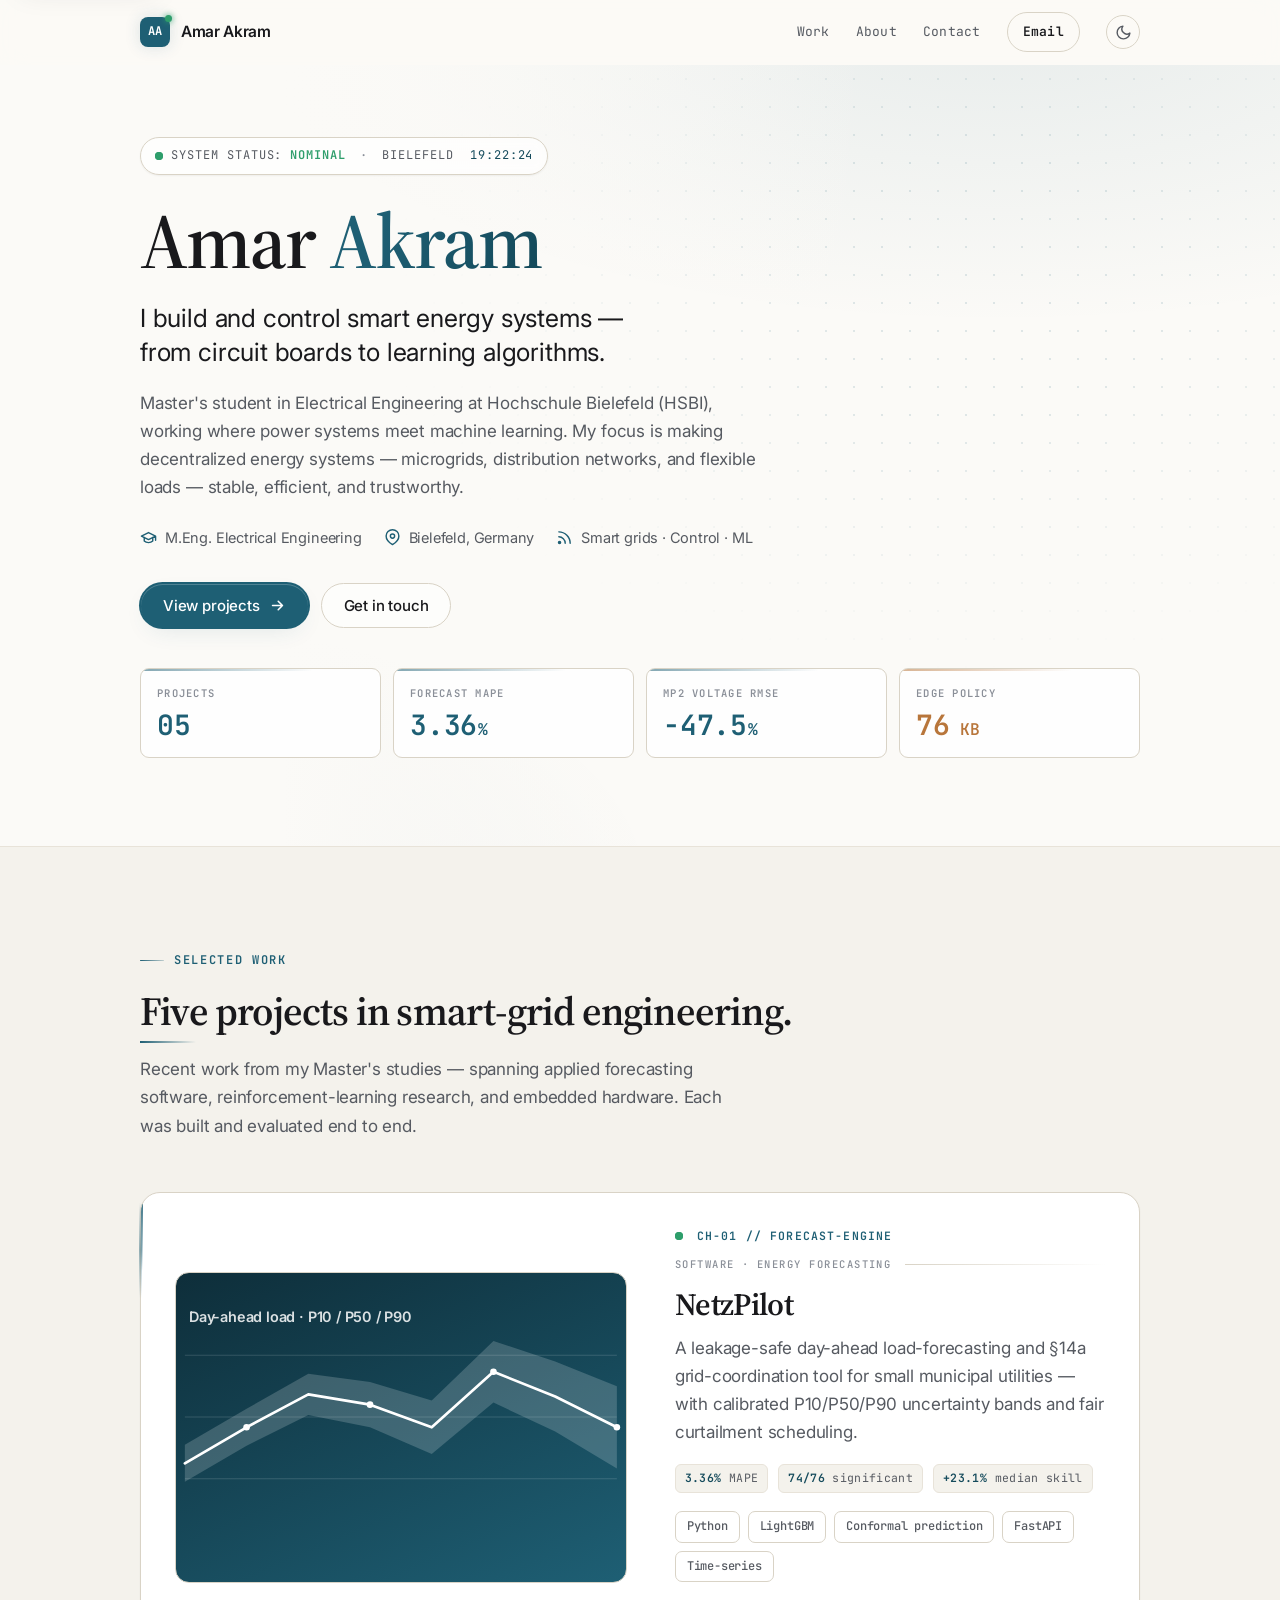
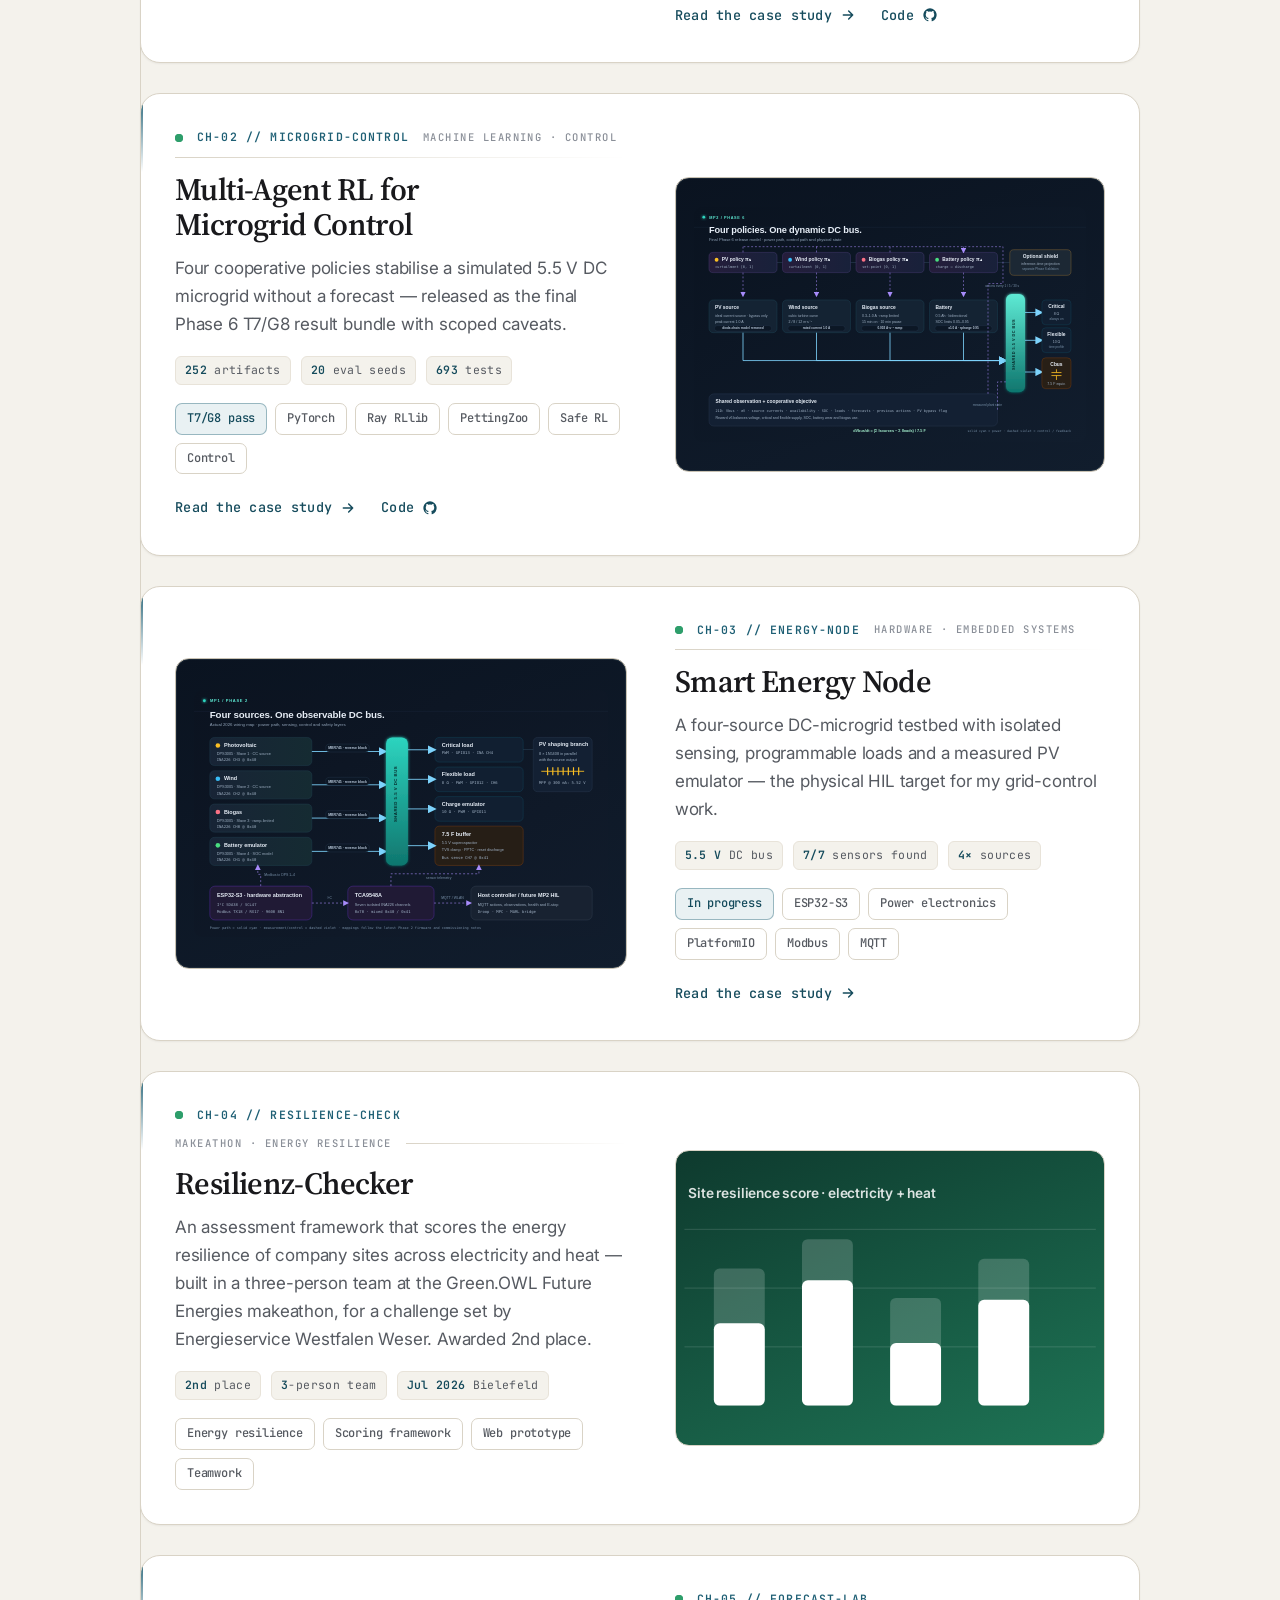
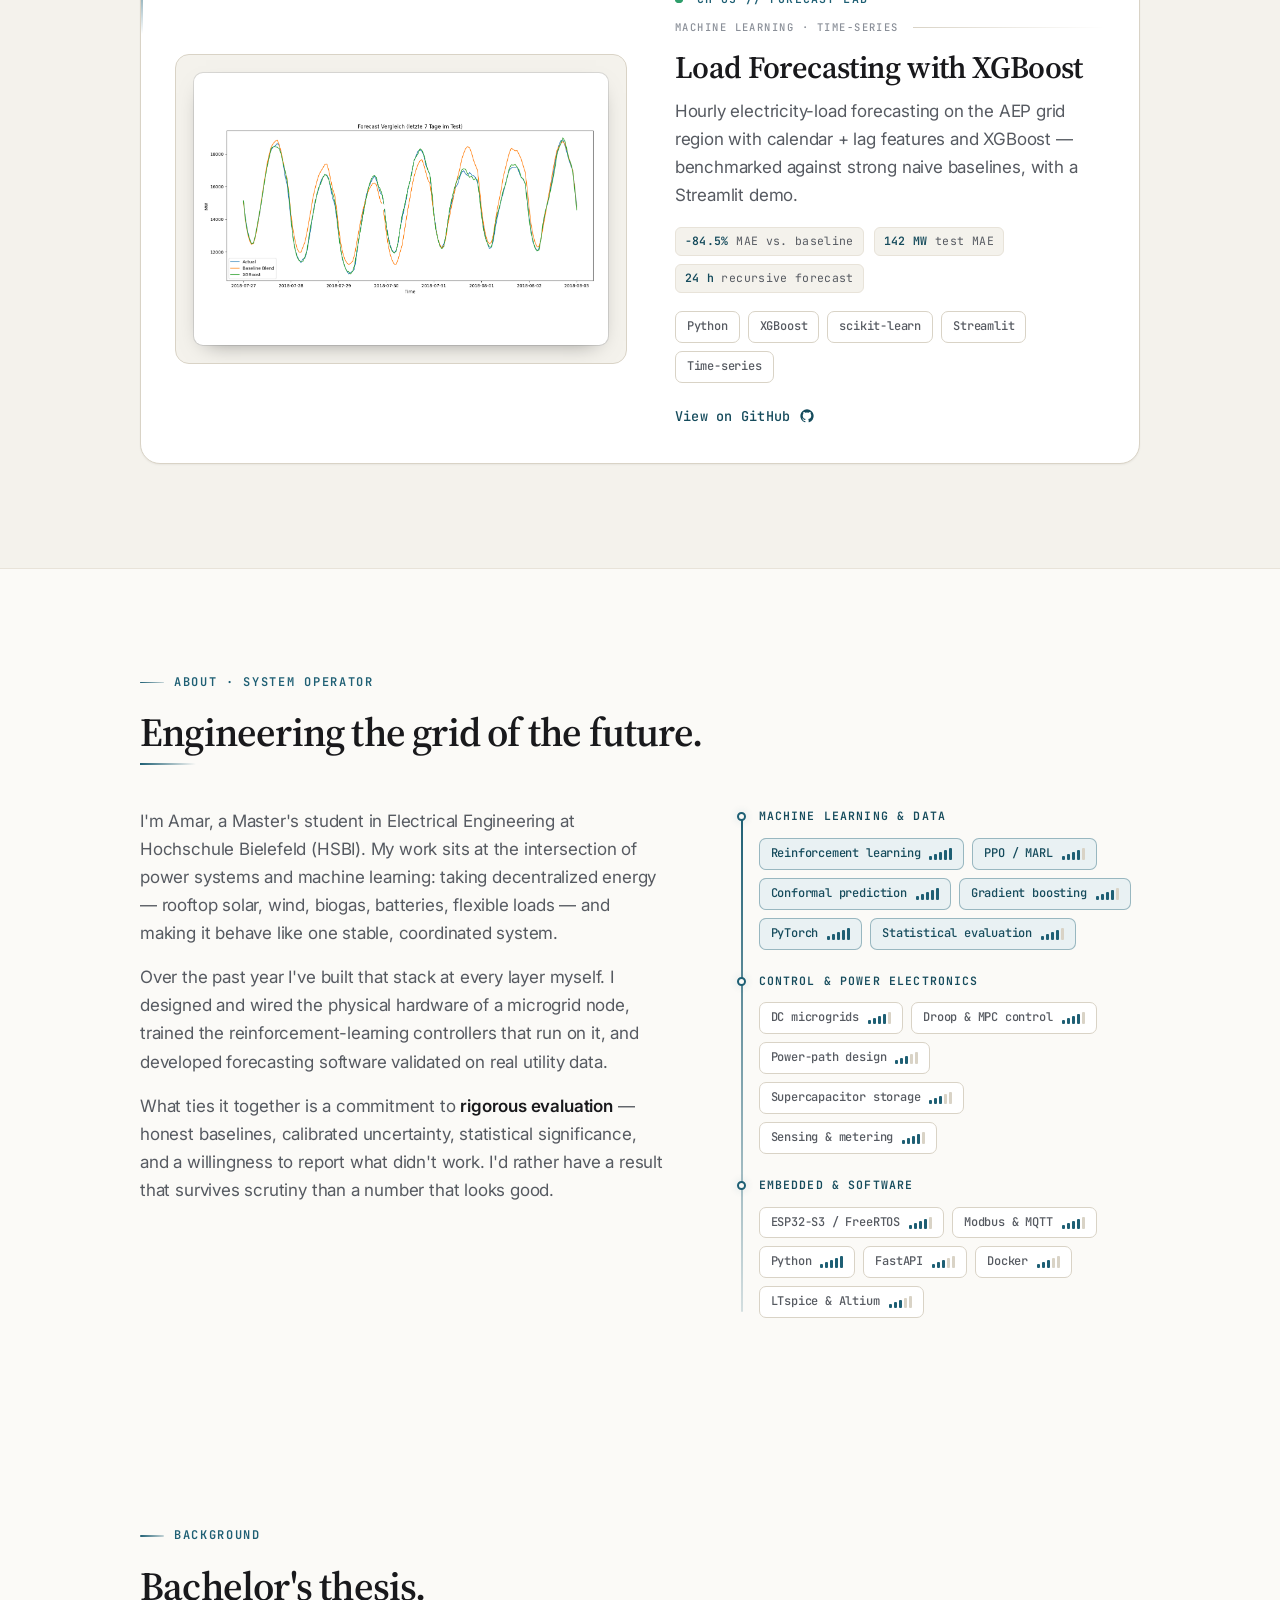
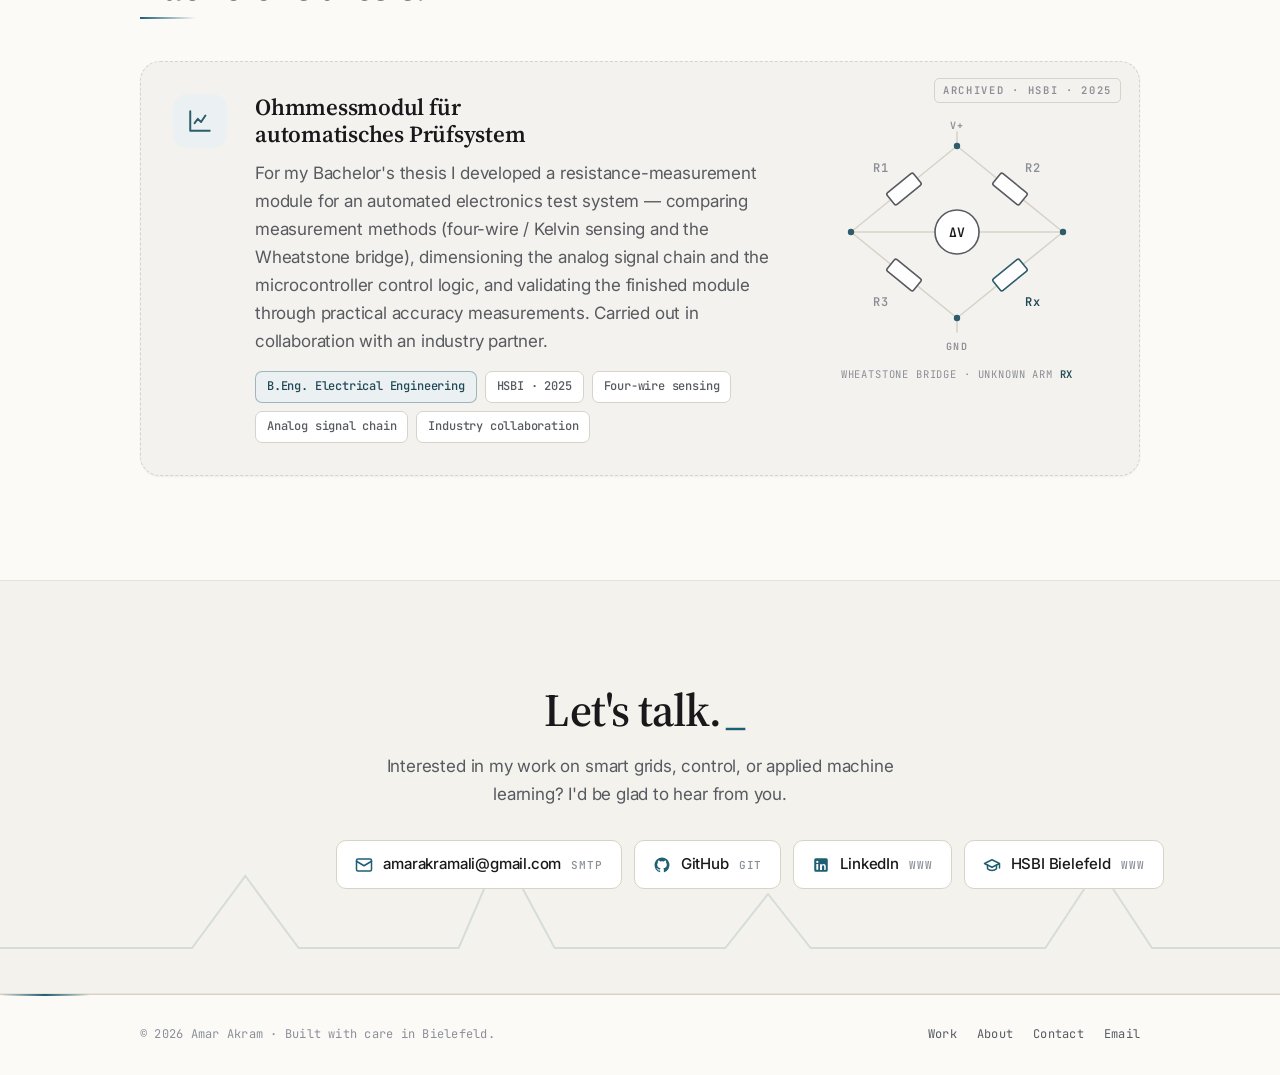
<file: index.html>
<!DOCTYPE html>
<html lang="en">
<head>
  <meta charset="UTF-8" />
  <meta name="viewport" content="width=device-width, initial-scale=1.0" />
  <title>Amar Akram — Electrical Engineering · Smart Grids &amp; Machine Learning</title>
  <meta name="description" content="Amar Akram — M.Eng. Electrical Engineering at Hochschule Bielefeld. Projects in smart-grid control, reinforcement learning, energy forecasting, and embedded hardware." />
  <meta name="author" content="Amar Akram" />
  <meta name="theme-color" content="#0A0E14" />
  <link rel="canonical" href="https://amarakramali.github.io/" />

  <!-- Open Graph -->
  <meta property="og:type" content="website" />
  <meta property="og:url" content="https://amarakramali.github.io/" />
  <meta property="og:title" content="Amar Akram — Smart Grids &amp; Machine Learning" />
  <meta property="og:description" content="M.Eng. Electrical Engineering. Building and controlling smart energy systems — from circuit boards to learning algorithms." />
  <meta property="og:image" content="https://amarakramali.github.io/assets/og-cover.png" />
  <meta property="og:image:alt" content="Amar Akram — Smart Grids &amp; Machine Learning portfolio" />
  <meta property="og:image:width" content="1200" />
  <meta property="og:image:height" content="630" />

  <!-- Twitter -->
  <meta name="twitter:card" content="summary_large_image" />
  <meta name="twitter:title" content="Amar Akram — Smart Grids &amp; Machine Learning" />
  <meta name="twitter:description" content="M.Eng. Electrical Engineering — from circuit boards to learning algorithms." />
  <meta name="twitter:image" content="https://amarakramali.github.io/assets/og-cover.png" />

  <!-- No-flash theme: apply stored / OS theme before paint -->
  <script>
    (function () {
      try {
        var t = localStorage.getItem('theme');
        if (!t) t = window.matchMedia('(prefers-color-scheme: light)').matches ? 'light' : 'dark';
        document.documentElement.setAttribute('data-theme', t);
      } catch (e) { document.documentElement.setAttribute('data-theme', 'dark'); }
      document.documentElement.classList.add('js');
    })();
  </script>

  <link rel="icon" href="data:image/svg+xml,%3Csvg xmlns='http://www.w3.org/2000/svg' viewBox='0 0 32 32'%3E%3Crect width='32' height='32' rx='8' fill='%231E5F74'/%3E%3Ctext x='16' y='22' font-family='Georgia,serif' font-size='16' font-weight='700' fill='white' text-anchor='middle'%3EA%3C/text%3E%3C/svg%3E" />

  <link rel="preconnect" href="https://fonts.googleapis.com" />
  <link rel="preconnect" href="https://fonts.gstatic.com" crossorigin />
  <link href="https://fonts.googleapis.com/css2?family=Inter:wght@400;500;600;700&family=JetBrains+Mono:wght@500;600&family=Source+Serif+4:opsz,wght@8..60,400;8..60,500;8..60,600&display=swap" rel="stylesheet" />

  <link rel="stylesheet" href="css/style.css?v=28" />

  <script type="application/ld+json">
  {
    "@context": "https://schema.org",
    "@type": "Person",
    "name": "Amar Akram",
    "url": "https://amarakramali.github.io/",
    "jobTitle": "M.Eng. Electrical Engineering student",
    "affiliation": { "@type": "CollegeOrUniversity", "name": "Hochschule Bielefeld (HSBI)" },
    "knowsAbout": ["Smart grids", "Power systems", "Machine learning", "Reinforcement learning", "Energy forecasting", "Embedded systems"],
    "sameAs": [
      "https://github.com/amarakramali",
      "https://www.linkedin.com/in/amar-akram-0ba4bb1a2/"
    ]
  }
  </script>
</head>
<body>

  <div class="scroll-progress" aria-hidden="true"></div>

  <a class="skip-link" href="#top">Skip to main content</a>

  <!-- ============ NAV ============ -->
  <header class="nav">
    <div class="wrap nav__inner">
      <a class="brand" href="#top" aria-label="Amar Akram — home">
        <span class="brand__mark">AA</span>
        <span class="brand__name">Amar Akram</span>
      </a>
      <nav class="nav__links" aria-label="Primary">
        <a href="#work">Work</a>
        <a href="#about">About</a>
        <a href="#contact">Contact</a>
        <a class="nav__cta" href="mailto:amarakramali@gmail.com">Email</a>
        <button class="theme-toggle" type="button" aria-label="Toggle dark / light theme" aria-pressed="false" title="Toggle theme">
          <svg class="icon-sun" viewBox="0 0 24 24" fill="none" stroke="currentColor" stroke-width="2" stroke-linecap="round" stroke-linejoin="round"><circle cx="12" cy="12" r="4"/><path d="M12 2v2M12 20v2M4.9 4.9l1.4 1.4M17.7 17.7l1.4 1.4M2 12h2M20 12h2M4.9 19.1l1.4-1.4M17.7 6.3l1.4-1.4"/></svg>
          <svg class="icon-moon" viewBox="0 0 24 24" fill="none" stroke="currentColor" stroke-width="2" stroke-linecap="round" stroke-linejoin="round"><path d="M21 12.8A9 9 0 1 1 11.2 3a7 7 0 0 0 9.8 9.8z"/></svg>
        </button>
      </nav>
    </div>
  </header>

  <main id="top" tabindex="-1">

    <!-- ============ HERO ============ -->
    <section class="hero">
      <div class="hero__bg" aria-hidden="true">
        <svg class="hero__svg" viewBox="0 0 1200 520" preserveAspectRatio="xMidYMid slice">
          <g class="grid">
            <line x1="0" y1="180" x2="1200" y2="180"/><line x1="0" y1="276" x2="1200" y2="276"/><line x1="0" y1="372" x2="1200" y2="372"/>
          </g>
          <path class="band" d="M0,280 100,303 200,311 300,288 400,134 500,188 600,203 700,219 800,203 900,119 975,57 1050,134 1130,219 1200,265 1200,317 1130,271 1050,186 975,109 900,171 800,255 700,271 600,255 500,240 400,186 300,340 200,363 100,355 0,332 Z"/>
          <polyline class="trace" fill="none" points="0,306 100,329 200,337 300,314 400,160 500,214 600,229 700,245 800,229 900,145 975,83 1050,160 1130,245 1200,291"/>
          <circle class="dot" cx="975" cy="83" r="6"/>
        </svg>
        <canvas class="hero__canvas" aria-hidden="true"></canvas>
      </div>

      <div class="wrap">
        <div class="statusbar">
          <span class="seg"><span class="led"></span> System&nbsp;status: <b>Nominal</b></span>
          <span class="sep">·</span>
          <span class="seg">Bielefeld&nbsp;<time data-clock aria-hidden="true">--:--:--</time></span>
        </div>

        <h1 class="reveal">Amar <span class="accent">Akram</span></h1>
        <p class="hero__tagline reveal">I build and control smart energy systems — from circuit boards to learning algorithms.</p>
        <p class="hero__intro reveal">
          Master's student in Electrical Engineering at Hochschule Bielefeld (HSBI), working where
          power systems meet machine learning. My focus is making decentralized energy systems —
          microgrids, distribution networks, and flexible loads — stable, efficient, and trustworthy.
        </p>

        <div class="hero__meta reveal">
          <span>
            <svg width="17" height="17" viewBox="0 0 24 24" fill="none" stroke="currentColor" stroke-width="2" stroke-linecap="round" stroke-linejoin="round"><path d="M22 10v6M2 10l10-5 10 5-10 5z"/><path d="M6 12v5c3 3 9 3 12 0v-5"/></svg>
            M.Eng. Electrical Engineering
          </span>
          <span>
            <svg width="17" height="17" viewBox="0 0 24 24" fill="none" stroke="currentColor" stroke-width="2" stroke-linecap="round" stroke-linejoin="round"><path d="M21 10c0 7-9 12-9 12s-9-5-9-12a9 9 0 0 1 18 0z"/><circle cx="12" cy="10" r="3"/></svg>
            Bielefeld, Germany
          </span>
          <span>
            <svg width="17" height="17" viewBox="0 0 24 24" fill="none" stroke="currentColor" stroke-width="2" stroke-linecap="round" stroke-linejoin="round"><path d="M4 11a9 9 0 0 1 9 9M4 4a16 16 0 0 1 16 16"/><circle cx="5" cy="19" r="1.5" fill="currentColor"/></svg>
            Smart grids · Control · ML
          </span>
        </div>

        <div class="hero__actions reveal">
          <a class="btn btn--primary" href="#work">View projects
            <svg class="btn__arrow" width="17" height="17" viewBox="0 0 24 24" fill="none" stroke="currentColor" stroke-width="2.2" stroke-linecap="round" stroke-linejoin="round"><path d="M5 12h14M13 6l6 6-6 6"/></svg>
          </a>
          <a class="btn btn--ghost" href="#contact">Get in touch</a>
        </div>

        <div class="kpis reveal" aria-label="Portfolio metrics">
          <div class="kpi">
            <span class="kpi__label">Projects</span>
            <span class="kpi__val"><span data-count="5" data-pad="2">05</span></span>
          </div>
          <div class="kpi">
            <span class="kpi__label">Forecast MAPE</span>
            <span class="kpi__val"><span data-count="3.36" data-dec="2">3.36</span><small>%</small></span>
          </div>
          <div class="kpi">
            <span class="kpi__label">MP2 voltage RMSE</span>
            <span class="kpi__val">−<span data-count="47.5" data-dec="1">47.5</span><small>%</small></span>
          </div>
          <div class="kpi kpi--copper">
            <span class="kpi__label">Edge policy</span>
            <span class="kpi__val"><span data-count="76">76</span><small>&nbsp;KB</small></span>
          </div>
        </div>
      </div>
    </section>

    <!-- ============ WORK ============ -->
    <section id="work" class="section-alt">
      <div class="wrap">
        <div class="section-head reveal">
          <p class="eyebrow">Selected work</p>
          <h2>Five projects in smart-grid engineering.</h2>
          <p>Recent work from my Master's studies — spanning applied forecasting software,
             reinforcement-learning research, and embedded hardware. Each was built and evaluated end to end.</p>
        </div>

        <div class="work-list">

          <!-- Project 01 — NetzPilot -->
          <article class="project reveal">
            <div class="project__media" style="background:linear-gradient(157deg,#0E2E3A 0%,#1E5F74 100%)">
              <svg viewBox="0 0 480 300" width="100%" height="100%" preserveAspectRatio="xMidYMid slice" role="img" aria-label="Calibrated day-ahead forecast with P10–P90 uncertainty band">
                <g stroke="rgba(255,255,255,.14)" stroke-width="1">
                  <line x1="30" y1="80" x2="450" y2="80"/><line x1="30" y1="140" x2="450" y2="140"/><line x1="30" y1="200" x2="450" y2="200"/>
                </g>
                <path d="M30,167 L90,132 L150,98 L210,106 L270,124 L330,66 L390,86 L450,110 L450,190 L390,154 L330,126 L270,176 L210,150 L150,138 L90,168 L30,203 Z" fill="rgba(255,255,255,.18)"/>
                <path d="M30,185 L90,150 L150,118 L210,128 L270,150 L330,96 L390,120 L450,150" fill="none" stroke="#FFFFFF" stroke-width="2.6" stroke-linecap="round" stroke-linejoin="round"/>
                <g fill="#FFFFFF">
                  <circle cx="90" cy="150" r="3.2"/><circle cx="210" cy="128" r="3.2"/><circle cx="330" cy="96" r="3.2"/><circle cx="450" cy="150" r="3.2"/>
                </g>
                <text x="34" y="48" fill="rgba(255,255,255,.85)" font-family="Inter,sans-serif" font-size="14" font-weight="600">Day-ahead load · P10 / P50 / P90</text>
              </svg>
            </div>
            <div class="project__body">
              <div class="project__chan"><span class="led"></span>CH-01 // Forecast-Engine<span class="cat">Software · Energy forecasting</span></div>
              <h3>NetzPilot</h3>
              <p class="project__sub">A leakage-safe day-ahead load-forecasting and §14a grid-coordination tool for small municipal utilities — with calibrated P10/P50/P90 uncertainty bands and fair curtailment scheduling.</p>
              <div class="project__kpis">
                <span><b>3.36%</b> MAPE</span><span><b>74/76</b> significant</span><span><b>+23.1%</b> median skill</span>
              </div>
              <div class="tags project__tags">
                <span class="tag">Python</span><span class="tag">LightGBM</span><span class="tag">Conformal prediction</span><span class="tag">FastAPI</span><span class="tag">Time-series</span>
              </div>
              <a class="project__link" href="projects/netzpilot.html">Read the case study
                <svg width="16" height="16" viewBox="0 0 24 24" fill="none" stroke="currentColor" stroke-width="2.2" stroke-linecap="round" stroke-linejoin="round"><path d="M5 12h14M13 6l6 6-6 6"/></svg>
              </a>
              <a class="project__link" href="https://github.com/amarakramali/netzpilot" target="_blank" rel="noopener" style="margin-left:20px">Code
                <svg width="16" height="16" viewBox="0 0 24 24" fill="currentColor" aria-hidden="true"><path d="M12 2A10 10 0 0 0 8.84 21.5c.5.09.66-.22.66-.48v-1.7c-2.78.6-3.37-1.34-3.37-1.34-.45-1.16-1.11-1.47-1.11-1.47-.91-.62.07-.6.07-.6 1 .07 1.53 1.03 1.53 1.03.9 1.52 2.34 1.08 2.91.83.09-.65.35-1.09.63-1.34-2.22-.25-4.55-1.11-4.55-4.94 0-1.09.39-1.98 1.03-2.68-.1-.25-.45-1.27.1-2.65 0 0 .84-.27 2.75 1.02a9.5 9.5 0 0 1 5 0c1.91-1.29 2.75-1.02 2.75-1.02.55 1.38.2 2.4.1 2.65.64.7 1.03 1.59 1.03 2.68 0 3.84-2.34 4.69-4.57 4.94.36.31.68.92.68 1.85v2.74c0 .27.16.58.67.48A10 10 0 0 0 12 2z"/></svg>
              </a>
            </div>
          </article>

          <!-- Project 02 — Multi-Agent RL -->
          <article class="project reveal">
            <div class="project__media project__media--contain project__media--screen">
              <img src="assets/mp2/system-architecture-phase6.svg?v=t7" alt="Phase 6 architecture of the four-policy, four-source DC microgrid controller" loading="lazy" width="1440" height="860" />
            </div>
            <div class="project__body">
              <div class="project__chan"><span class="led"></span>CH-02 // Microgrid-Control<span class="cat">Machine learning · Control</span></div>
              <h3>Multi-Agent RL for Microgrid Control</h3>
              <p class="project__sub">Four cooperative policies stabilise a simulated 5.5 V DC microgrid without a forecast — released as the final Phase 6 T7/G8 result bundle with scoped caveats.</p>
              <div class="project__kpis">
                <span><b>252</b> artifacts</span><span><b>20</b> eval seeds</span><span><b>693</b> tests</span>
              </div>
              <div class="tags project__tags">
                <span class="tag tag--solid">T7/G8 pass</span><span class="tag">PyTorch</span><span class="tag">Ray RLlib</span><span class="tag">PettingZoo</span><span class="tag">Safe RL</span><span class="tag">Control</span>
              </div>
              <a class="project__link" href="projects/microgrid-rl.html">Read the case study
                <svg width="16" height="16" viewBox="0 0 24 24" fill="none" stroke="currentColor" stroke-width="2.2" stroke-linecap="round" stroke-linejoin="round"><path d="M5 12h14M13 6l6 6-6 6"/></svg>
              </a>
              <a class="project__link" href="https://github.com/amarakramali/mp2-microgrid-marl" target="_blank" rel="noopener" style="margin-left:20px">Code
                <svg width="16" height="16" viewBox="0 0 24 24" fill="currentColor" aria-hidden="true"><path d="M12 2A10 10 0 0 0 8.84 21.5c.5.09.66-.22.66-.48v-1.7c-2.78.6-3.37-1.34-3.37-1.34-.45-1.16-1.11-1.47-1.11-1.47-.91-.62.07-.6.07-.6 1 .07 1.53 1.03 1.53 1.03.9 1.52 2.34 1.08 2.91.83.09-.65.35-1.09.63-1.34-2.22-.25-4.55-1.11-4.55-4.94 0-1.09.39-1.98 1.03-2.68-.1-.25-.45-1.27.1-2.65 0 0 .84-.27 2.75 1.02a9.5 9.5 0 0 1 5 0c1.91-1.29 2.75-1.02 2.75-1.02.55 1.38.2 2.4.1 2.65.64.7 1.03 1.59 1.03 2.68 0 3.84-2.34 4.69-4.57 4.94.36.31.68.92.68 1.85v2.74c0 .27.16.58.67.48A10 10 0 0 0 12 2z"/></svg>
              </a>
            </div>
          </article>

          <!-- Project 03 — Smart Energy Node -->
          <article class="project reveal">
            <div class="project__media project__media--contain project__media--screen">
              <img src="assets/mp1/system-architecture-phase2.svg" alt="Phase 2 architecture of the Smart Energy Node: four measured sources, dynamic loads and storage on a shared 5.5 volt bus" loading="lazy" width="1440" height="860" />
            </div>
            <div class="project__body">
              <div class="project__chan"><span class="led"></span>CH-03 // Energy-Node<span class="cat">Hardware · Embedded systems</span></div>
              <h3>Smart Energy Node</h3>
              <p class="project__sub">A four-source DC-microgrid testbed with isolated sensing, programmable loads and a measured PV emulator — the physical HIL target for my grid-control work.</p>
              <div class="project__kpis">
                <span><b>5.5 V</b> DC bus</span><span><b>7/7</b> sensors found</span><span><b>4×</b> sources</span>
              </div>
              <div class="tags project__tags">
                <span class="tag tag--solid">In progress</span><span class="tag">ESP32-S3</span><span class="tag">Power electronics</span><span class="tag">PlatformIO</span><span class="tag">Modbus</span><span class="tag">MQTT</span>
              </div>
              <a class="project__link" href="projects/smart-energy-node.html">Read the case study
                <svg width="16" height="16" viewBox="0 0 24 24" fill="none" stroke="currentColor" stroke-width="2.2" stroke-linecap="round" stroke-linejoin="round"><path d="M5 12h14M13 6l6 6-6 6"/></svg>
              </a>
            </div>
          </article>

          <!-- Project 04 — Resilienz-Checker (Makeathon) -->
          <article class="project reveal">
            <div class="project__media" style="background:linear-gradient(157deg,#0E3A2E 0%,#1E7455 100%)">
              <svg viewBox="0 0 480 300" width="100%" height="100%" preserveAspectRatio="xMidYMid slice" role="img" aria-label="Site resilience scorecard with rated categories for electricity and heat">
                <g stroke="rgba(255,255,255,.14)" stroke-width="1">
                  <line x1="30" y1="80" x2="450" y2="80"/><line x1="30" y1="140" x2="450" y2="140"/><line x1="30" y1="200" x2="450" y2="200"/>
                </g>
                <g fill="rgba(255,255,255,.18)">
                  <rect x="60" y="120" width="52" height="140" rx="6"/><rect x="150" y="90" width="52" height="170" rx="6"/><rect x="240" y="150" width="52" height="110" rx="6"/><rect x="330" y="110" width="52" height="150" rx="6"/>
                </g>
                <g fill="#FFFFFF">
                  <rect x="60" y="176" width="52" height="84" rx="6"/><rect x="150" y="132" width="52" height="128" rx="6"/><rect x="240" y="196" width="52" height="64" rx="6"/><rect x="330" y="152" width="52" height="108" rx="6"/>
                </g>
                <text x="34" y="48" fill="rgba(255,255,255,.85)" font-family="Inter,sans-serif" font-size="14" font-weight="600">Site resilience score · electricity + heat</text>
              </svg>
            </div>
            <div class="project__body">
              <div class="project__chan"><span class="led"></span>CH-04 // Resilience-Check<span class="cat">Makeathon · Energy resilience</span></div>
              <h3>Resilienz-Checker</h3>
              <p class="project__sub">An assessment framework that scores the energy resilience of company sites across electricity and heat — built in a three-person team at the Green.OWL Future Energies makeathon, for a challenge set by Energieservice Westfalen Weser. Awarded 2nd place.</p>
              <div class="project__kpis">
                <span><b>2nd</b> place</span><span><b>3</b>-person team</span><span><b>Jul 2026</b> Bielefeld</span>
              </div>
              <div class="tags project__tags">
                <span class="tag">Energy resilience</span><span class="tag">Scoring framework</span><span class="tag">Web prototype</span><span class="tag">Teamwork</span>
              </div>
            </div>
          </article>

          <!-- Project 05 — Load Forecasting (XGBoost) -->
          <article class="project reveal">
            <div class="project__media project__media--contain project__media--print">
              <span class="plate">
                <img src="assets/xgboost/forecast_comparison.png" alt="Hourly load forecast: XGBoost vs. baseline vs. actual over the last week of the test window" loading="lazy" width="1345" height="602" />
              </span>
            </div>
            <div class="project__body">
              <div class="project__chan"><span class="led"></span>CH-05 // Forecast-Lab<span class="cat">Machine learning · Time-series</span></div>
              <h3>Load Forecasting with XGBoost</h3>
              <p class="project__sub">Hourly electricity-load forecasting on the AEP grid region with calendar + lag features and XGBoost — benchmarked against strong naive baselines, with a Streamlit demo.</p>
              <div class="project__kpis">
                <span><b>−84.5%</b> MAE vs. baseline</span><span><b>142 MW</b> test MAE</span><span><b>24 h</b> recursive forecast</span>
              </div>
              <div class="tags project__tags">
                <span class="tag">Python</span><span class="tag">XGBoost</span><span class="tag">scikit-learn</span><span class="tag">Streamlit</span><span class="tag">Time-series</span>
              </div>
              <a class="project__link" href="https://github.com/amarakramali/load-forecasting-xgboost" target="_blank" rel="noopener">View on GitHub
                <svg width="16" height="16" viewBox="0 0 24 24" fill="currentColor" aria-hidden="true"><path d="M12 2A10 10 0 0 0 8.84 21.5c.5.09.66-.22.66-.48v-1.7c-2.78.6-3.37-1.34-3.37-1.34-.45-1.16-1.11-1.47-1.11-1.47-.91-.62.07-.6.07-.6 1 .07 1.53 1.03 1.53 1.03.9 1.52 2.34 1.08 2.91.83.09-.65.35-1.09.63-1.34-2.22-.25-4.55-1.11-4.55-4.94 0-1.09.39-1.98 1.03-2.68-.1-.25-.45-1.27.1-2.65 0 0 .84-.27 2.75 1.02a9.5 9.5 0 0 1 5 0c1.91-1.29 2.75-1.02 2.75-1.02.55 1.38.2 2.4.1 2.65.64.7 1.03 1.59 1.03 2.68 0 3.84-2.34 4.69-4.57 4.94.36.31.68.92.68 1.85v2.74c0 .27.16.58.67.48A10 10 0 0 0 12 2z"/></svg>
              </a>
            </div>
          </article>

        </div>
      </div>
    </section>

    <!-- ============ ABOUT ============ -->
    <section id="about">
      <div class="wrap">
        <div class="section-head reveal">
          <p class="eyebrow">About · System operator</p>
          <h2>Engineering the grid of the future.</h2>
        </div>
        <div class="about-grid">
          <div class="prose reveal">
            <p>
              I'm Amar, a Master's student in Electrical Engineering at Hochschule Bielefeld (HSBI).
              My work sits at the intersection of power systems and machine learning: taking
              decentralized energy — rooftop solar, wind, biogas, batteries, flexible loads — and
              making it behave like one stable, coordinated system.
            </p>
            <p>
              Over the past year I've built that stack at every layer myself. I designed and wired the
              physical hardware of a microgrid node, trained the reinforcement-learning controllers
              that run on it, and developed forecasting software validated on real utility data.
            </p>
            <p>
              What ties it together is a commitment to <strong>rigorous evaluation</strong> — honest
              baselines, calibrated uncertainty, statistical significance, and a willingness to report
              what didn't work. I'd rather have a result that survives scrutiny than a number that looks good.
            </p>
          </div>
          <div class="skills reveal">
            <div class="skill-group">
              <h3>Machine Learning &amp; Data</h3>
              <div class="tags">
                <span class="tag tag--solid tag--meter" data-level="5">Reinforcement learning<span class="meter" aria-hidden="true"><i></i><i></i><i></i><i></i><i></i></span></span><span class="tag tag--solid tag--meter" data-level="4">PPO / MARL<span class="meter" aria-hidden="true"><i></i><i></i><i></i><i></i><i></i></span></span><span class="tag tag--solid tag--meter" data-level="5">Conformal prediction<span class="meter" aria-hidden="true"><i></i><i></i><i></i><i></i><i></i></span></span><span class="tag tag--solid tag--meter" data-level="4">Gradient boosting<span class="meter" aria-hidden="true"><i></i><i></i><i></i><i></i><i></i></span></span><span class="tag tag--solid tag--meter" data-level="5">PyTorch<span class="meter" aria-hidden="true"><i></i><i></i><i></i><i></i><i></i></span></span><span class="tag tag--solid tag--meter" data-level="4">Statistical evaluation<span class="meter" aria-hidden="true"><i></i><i></i><i></i><i></i><i></i></span></span>
              </div>
            </div>
            <div class="skill-group">
              <h3>Control &amp; Power Electronics</h3>
              <div class="tags">
                <span class="tag tag--meter" data-level="4">DC microgrids<span class="meter" aria-hidden="true"><i></i><i></i><i></i><i></i><i></i></span></span><span class="tag tag--meter" data-level="4">Droop &amp; MPC control<span class="meter" aria-hidden="true"><i></i><i></i><i></i><i></i><i></i></span></span><span class="tag tag--meter" data-level="3">Power-path design<span class="meter" aria-hidden="true"><i></i><i></i><i></i><i></i><i></i></span></span><span class="tag tag--meter" data-level="3">Supercapacitor storage<span class="meter" aria-hidden="true"><i></i><i></i><i></i><i></i><i></i></span></span><span class="tag tag--meter" data-level="4">Sensing &amp; metering<span class="meter" aria-hidden="true"><i></i><i></i><i></i><i></i><i></i></span></span>
              </div>
            </div>
            <div class="skill-group">
              <h3>Embedded &amp; Software</h3>
              <div class="tags">
                <span class="tag tag--meter" data-level="4">ESP32-S3 / FreeRTOS<span class="meter" aria-hidden="true"><i></i><i></i><i></i><i></i><i></i></span></span><span class="tag tag--meter" data-level="4">Modbus &amp; MQTT<span class="meter" aria-hidden="true"><i></i><i></i><i></i><i></i><i></i></span></span><span class="tag tag--meter" data-level="5">Python<span class="meter" aria-hidden="true"><i></i><i></i><i></i><i></i><i></i></span></span><span class="tag tag--meter" data-level="3">FastAPI<span class="meter" aria-hidden="true"><i></i><i></i><i></i><i></i><i></i></span></span><span class="tag tag--meter" data-level="3">Docker<span class="meter" aria-hidden="true"><i></i><i></i><i></i><i></i><i></i></span></span><span class="tag tag--meter" data-level="3">LTspice &amp; Altium<span class="meter" aria-hidden="true"><i></i><i></i><i></i><i></i><i></i></span></span>
              </div>
            </div>
          </div>
        </div>
      </div>
    </section>

    <!-- ============ THESIS / BACKGROUND ============ -->
    <section id="thesis">
      <div class="wrap">
        <div class="section-head reveal">
          <p class="eyebrow">Background</p>
          <h2>Bachelor's thesis.</h2>
        </div>
        <div class="thesis-card reveal">
          <span class="thesis-card__stamp">Archived · HSBI · 2025</span>
          <div class="thesis-card__icon">
            <svg width="26" height="26" viewBox="0 0 24 24" fill="none" stroke="currentColor" stroke-width="1.8" stroke-linecap="round" stroke-linejoin="round"><path d="M3 3v18h18"/><path d="M7 14l3-4 3 3 4-6"/></svg>
          </div>
          <div class="thesis-card__body">
            <h3>Ohmmessmodul für automatisches Prüfsystem</h3>
            <p class="thesis-card__en">
              For my Bachelor's thesis I developed a resistance-measurement module for an automated
              electronics test system — comparing measurement methods (four-wire / Kelvin sensing and the
              Wheatstone bridge), dimensioning the analog signal chain and the microcontroller control logic,
              and validating the finished module through practical accuracy measurements. Carried out in
              collaboration with an industry partner.
            </p>
            <div class="tags">
              <span class="tag tag--solid">B.Eng. Electrical Engineering</span><span class="tag">HSBI · 2025</span><span class="tag">Four-wire sensing</span><span class="tag">Analog signal chain</span><span class="tag">Industry collaboration</span>
            </div>
          </div>
          <figure class="thesis-figure">
            <svg viewBox="0 0 300 236" role="img" aria-label="Wheatstone bridge: three known resistors R1, R2 and R3 form a diamond with the unknown resistance Rx; a detector reads the bridge voltage between the two midpoints while the bridge is driven from the positive rail to ground.">
              <path class="wb-wire" d="M150 12 V26 M150 198 V212"/>
              <path class="wb-wire" d="M150 26 L44 112 M150 26 L256 112 M44 112 L150 198 M256 112 L150 198"/>
              <path class="wb-wire" d="M44 112 H128 M172 112 H256"/>
              <g transform="translate(97 69) rotate(140.95)"><rect class="wb-res" x="-17" y="-7.5" width="34" height="15" rx="2"/></g>
              <g transform="translate(203 69) rotate(39.05)"><rect class="wb-res" x="-17" y="-7.5" width="34" height="15" rx="2"/></g>
              <g transform="translate(97 155) rotate(39.05)"><rect class="wb-res" x="-17" y="-7.5" width="34" height="15" rx="2"/></g>
              <g transform="translate(203 155) rotate(140.95)"><rect class="wb-res wb-res--x" x="-17" y="-7.5" width="34" height="15" rx="2"/></g>
              <circle class="wb-meter" cx="150" cy="112" r="22"/>
              <text class="wb-glyph" x="150" y="117">ΔV</text>
              <circle class="wb-node" cx="150" cy="26" r="3.2"/><circle class="wb-node" cx="44" cy="112" r="3.2"/>
              <circle class="wb-node" cx="256" cy="112" r="3.2"/><circle class="wb-node" cx="150" cy="198" r="3.2"/>
              <text class="wb-label" x="74" y="52">R1</text>
              <text class="wb-label" x="226" y="52">R2</text>
              <text class="wb-label" x="74" y="186">R3</text>
              <text class="wb-label wb-label--x" x="226" y="186">Rx</text>
              <text class="wb-rail" x="150" y="9">V+</text>
              <text class="wb-rail" x="150" y="230">GND</text>
            </svg>
            <figcaption>Wheatstone bridge · unknown arm <b>Rx</b></figcaption>
          </figure>
        </div>
      </div>
    </section>

    <!-- ============ CONTACT ============ -->
    <section id="contact" class="section-alt">
      <svg class="contact__bg" aria-hidden="true" viewBox="0 0 1200 200" preserveAspectRatio="none">
        <polyline class="trace" fill="none" points="0,150 120,150 180,150 230,70 280,150 360,150 430,150 470,40 520,150 600,150 680,150 720,90 760,150 880,150 980,150 1030,60 1080,150 1200,150"/>
      </svg>
      <div class="wrap narrow contact reveal">
        <h2>Let's talk.<span class="caret" aria-hidden="true">_</span></h2>
        <p>Interested in my work on smart grids, control, or applied machine learning?
           I'd be glad to hear from you.</p>
        <div class="contact__links">
          <a class="contact__link" href="mailto:amarakramali@gmail.com">
            <svg width="18" height="18" viewBox="0 0 24 24" fill="none" stroke="currentColor" stroke-width="2" stroke-linecap="round" stroke-linejoin="round"><rect x="2" y="4" width="20" height="16" rx="2"/><path d="m22 7-10 6L2 7"/></svg>
            amarakramali@gmail.com
            <span class="proto">SMTP</span>
          </a>
          <a class="contact__link" href="https://github.com/amarakramali" target="_blank" rel="noopener">
            <svg width="18" height="18" viewBox="0 0 24 24" fill="currentColor"><path d="M12 2A10 10 0 0 0 8.84 21.5c.5.09.66-.22.66-.48v-1.7c-2.78.6-3.37-1.34-3.37-1.34-.45-1.16-1.11-1.47-1.11-1.47-.91-.62.07-.6.07-.6 1 .07 1.53 1.03 1.53 1.03.9 1.52 2.34 1.08 2.91.83.09-.65.35-1.09.63-1.34-2.22-.25-4.55-1.11-4.55-4.94 0-1.09.39-1.98 1.03-2.68-.1-.25-.45-1.27.1-2.65 0 0 .84-.27 2.75 1.02a9.5 9.5 0 0 1 5 0c1.91-1.29 2.75-1.02 2.75-1.02.55 1.38.2 2.4.1 2.65.64.7 1.03 1.59 1.03 2.68 0 3.84-2.34 4.69-4.57 4.94.36.31.68.92.68 1.85v2.74c0 .27.16.58.67.48A10 10 0 0 0 12 2z"/></svg>
            GitHub
            <span class="proto">git</span>
          </a>
          <a class="contact__link" href="https://www.linkedin.com/in/amar-akram-0ba4bb1a2/" target="_blank" rel="noopener">
            <svg width="18" height="18" viewBox="0 0 24 24" fill="currentColor"><path d="M19 3a2 2 0 0 1 2 2v14a2 2 0 0 1-2 2H5a2 2 0 0 1-2-2V5a2 2 0 0 1 2-2zM8.34 18.34V10.6H5.76v7.74zM7.05 9.43a1.5 1.5 0 1 0 0-3 1.5 1.5 0 0 0 0 3zm11.29 8.91v-4.25c0-2.27-1.21-3.33-2.83-3.33a2.44 2.44 0 0 0-2.21 1.21v-1.04h-2.58v7.74h2.58v-4.28c0-1.13.21-2.22 1.61-2.22s1.4 1.29 1.4 2.29v4.21z"/></svg>
            LinkedIn
            <span class="proto">www</span>
          </a>
          <a class="contact__link" href="https://www.hsbi.de" target="_blank" rel="noopener">
            <svg width="18" height="18" viewBox="0 0 24 24" fill="none" stroke="currentColor" stroke-width="2" stroke-linecap="round" stroke-linejoin="round"><path d="M22 10v6M2 10l10-5 10 5-10 5z"/><path d="M6 12v5c3 3 9 3 12 0v-5"/></svg>
            HSBI Bielefeld
            <span class="proto">www</span>
          </a>
        </div>
      </div>
    </section>

  </main>

  <!-- ============ FOOTER ============ -->
  <footer class="footer">
    <div class="wrap footer__inner">
      <small>© <span data-year>2026</span> Amar Akram · Built with care in Bielefeld.</small>
      <nav class="footer__nav" aria-label="Footer">
        <a href="#work">Work</a>
        <a href="#about">About</a>
        <a href="#contact">Contact</a>
        <a href="mailto:amarakramali@gmail.com">Email</a>
      </nav>
    </div>
  </footer>

  <script src="js/main.js?v=7"></script>
</body>
</html>
</file>
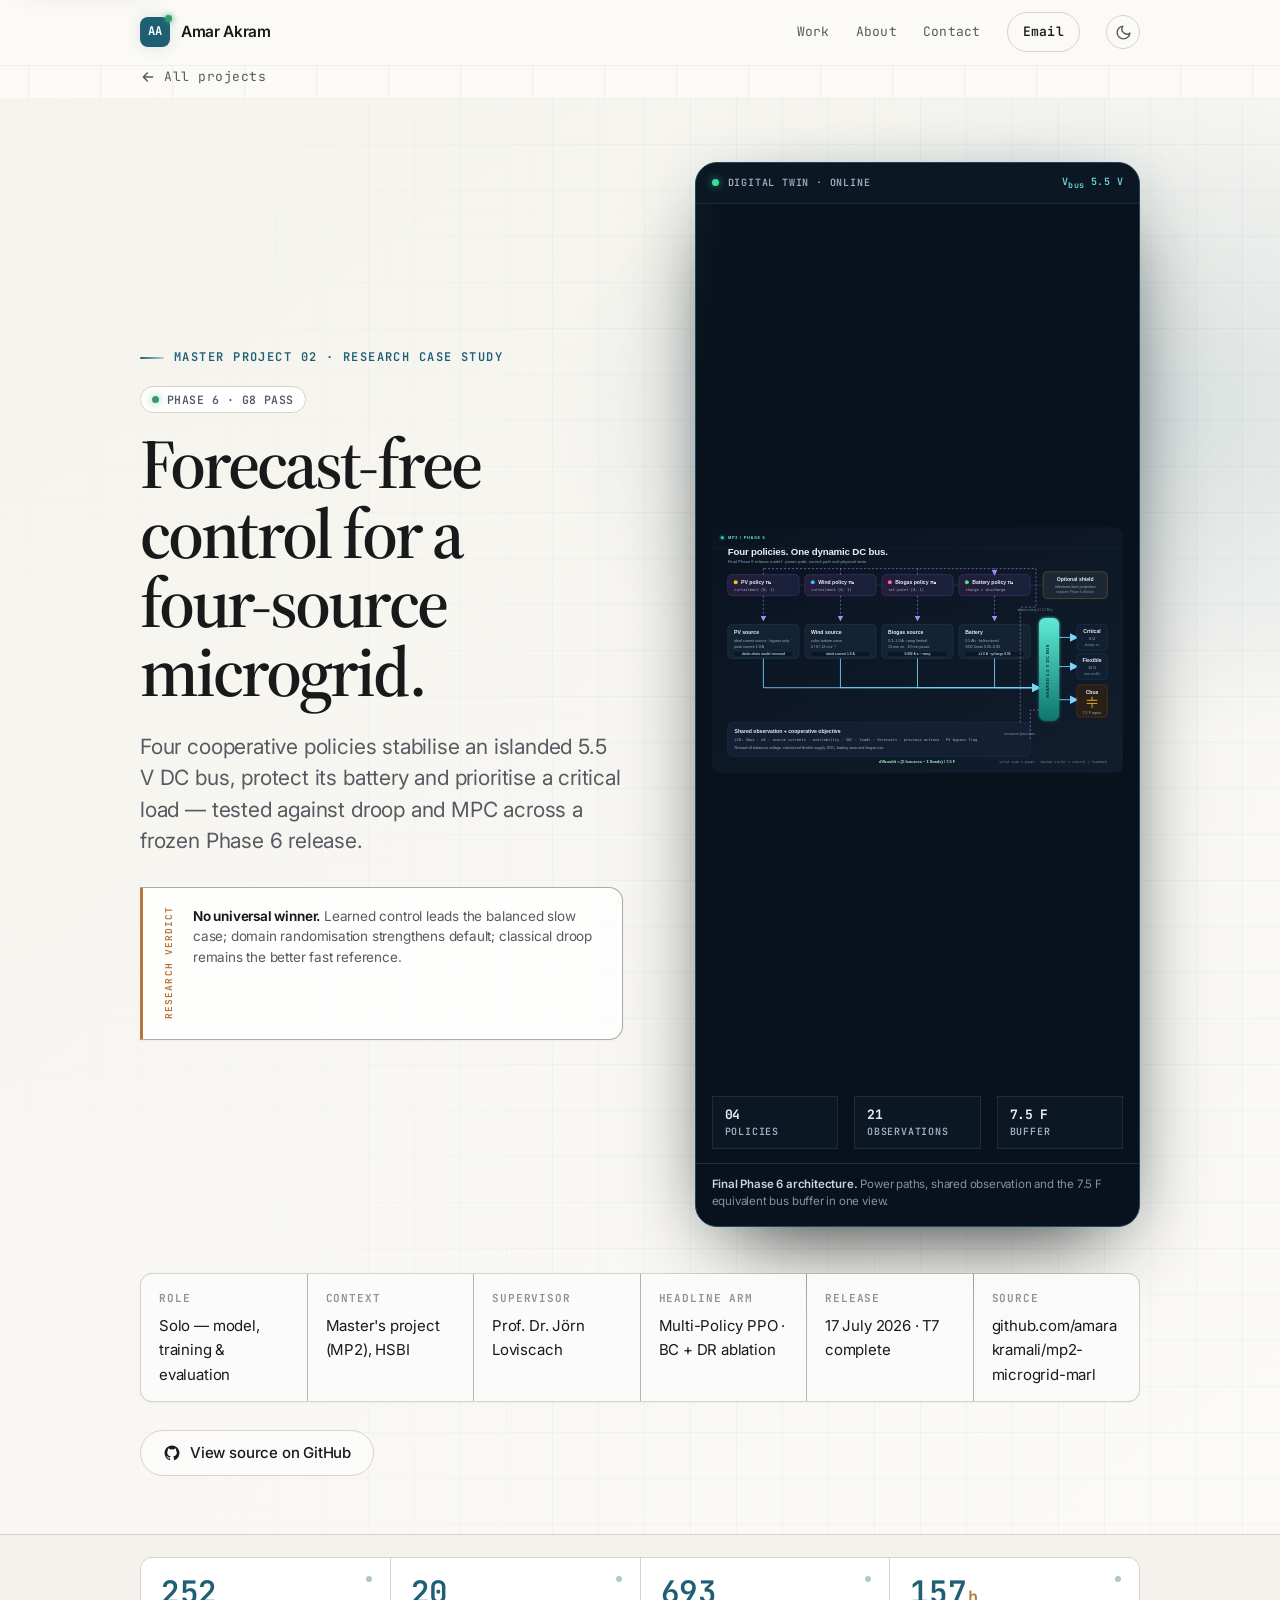
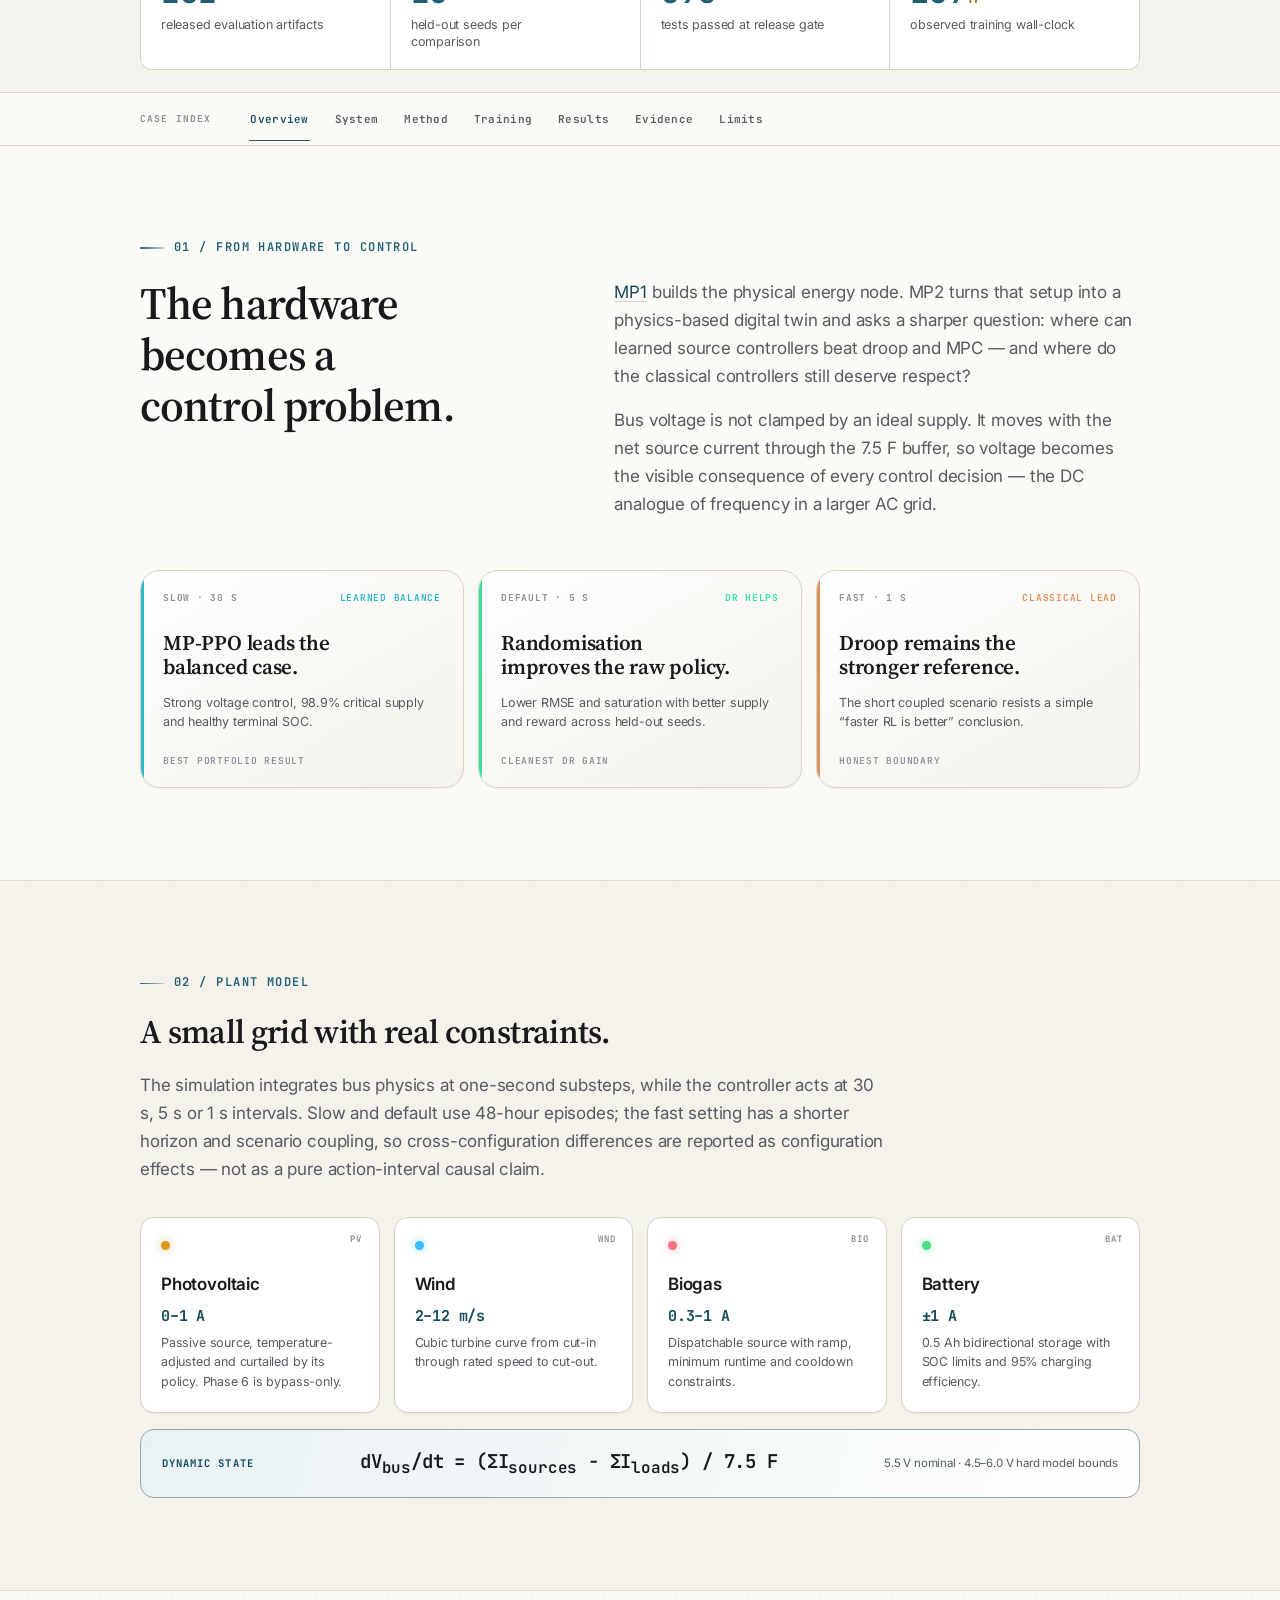
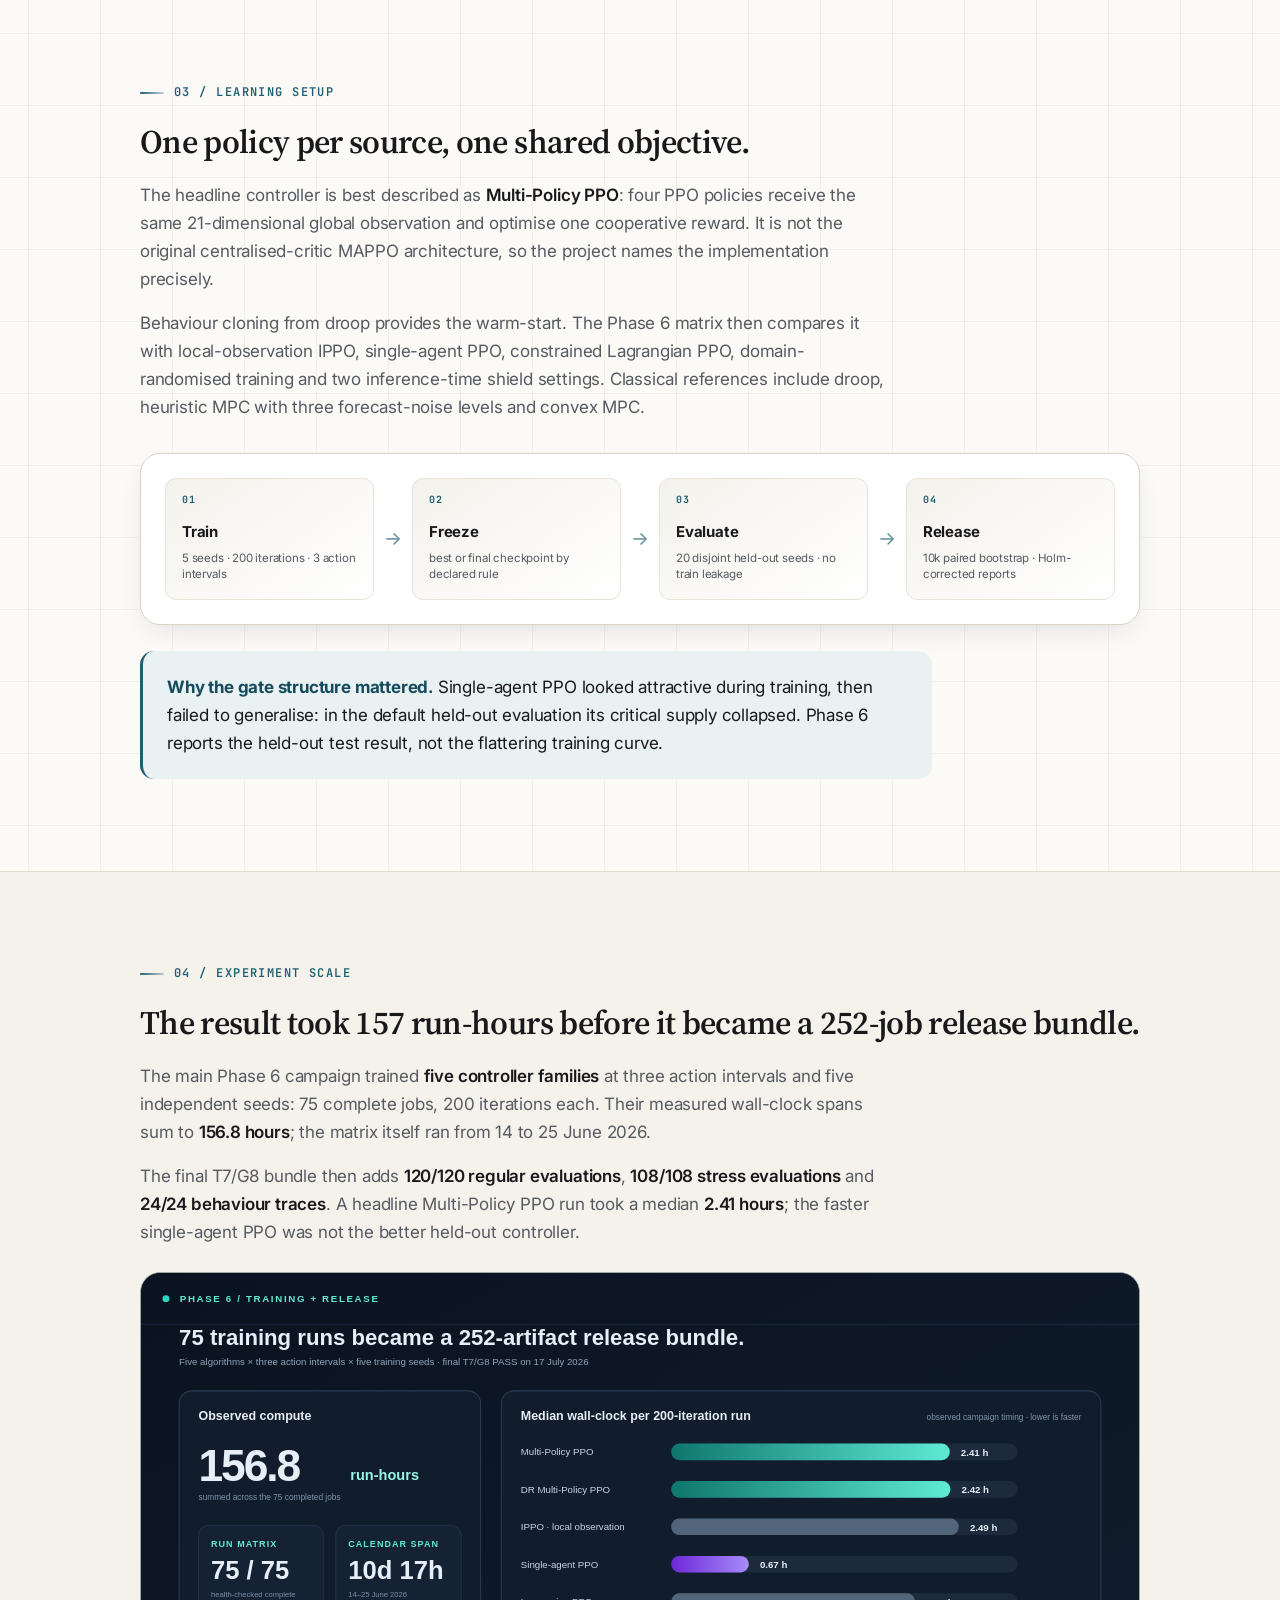
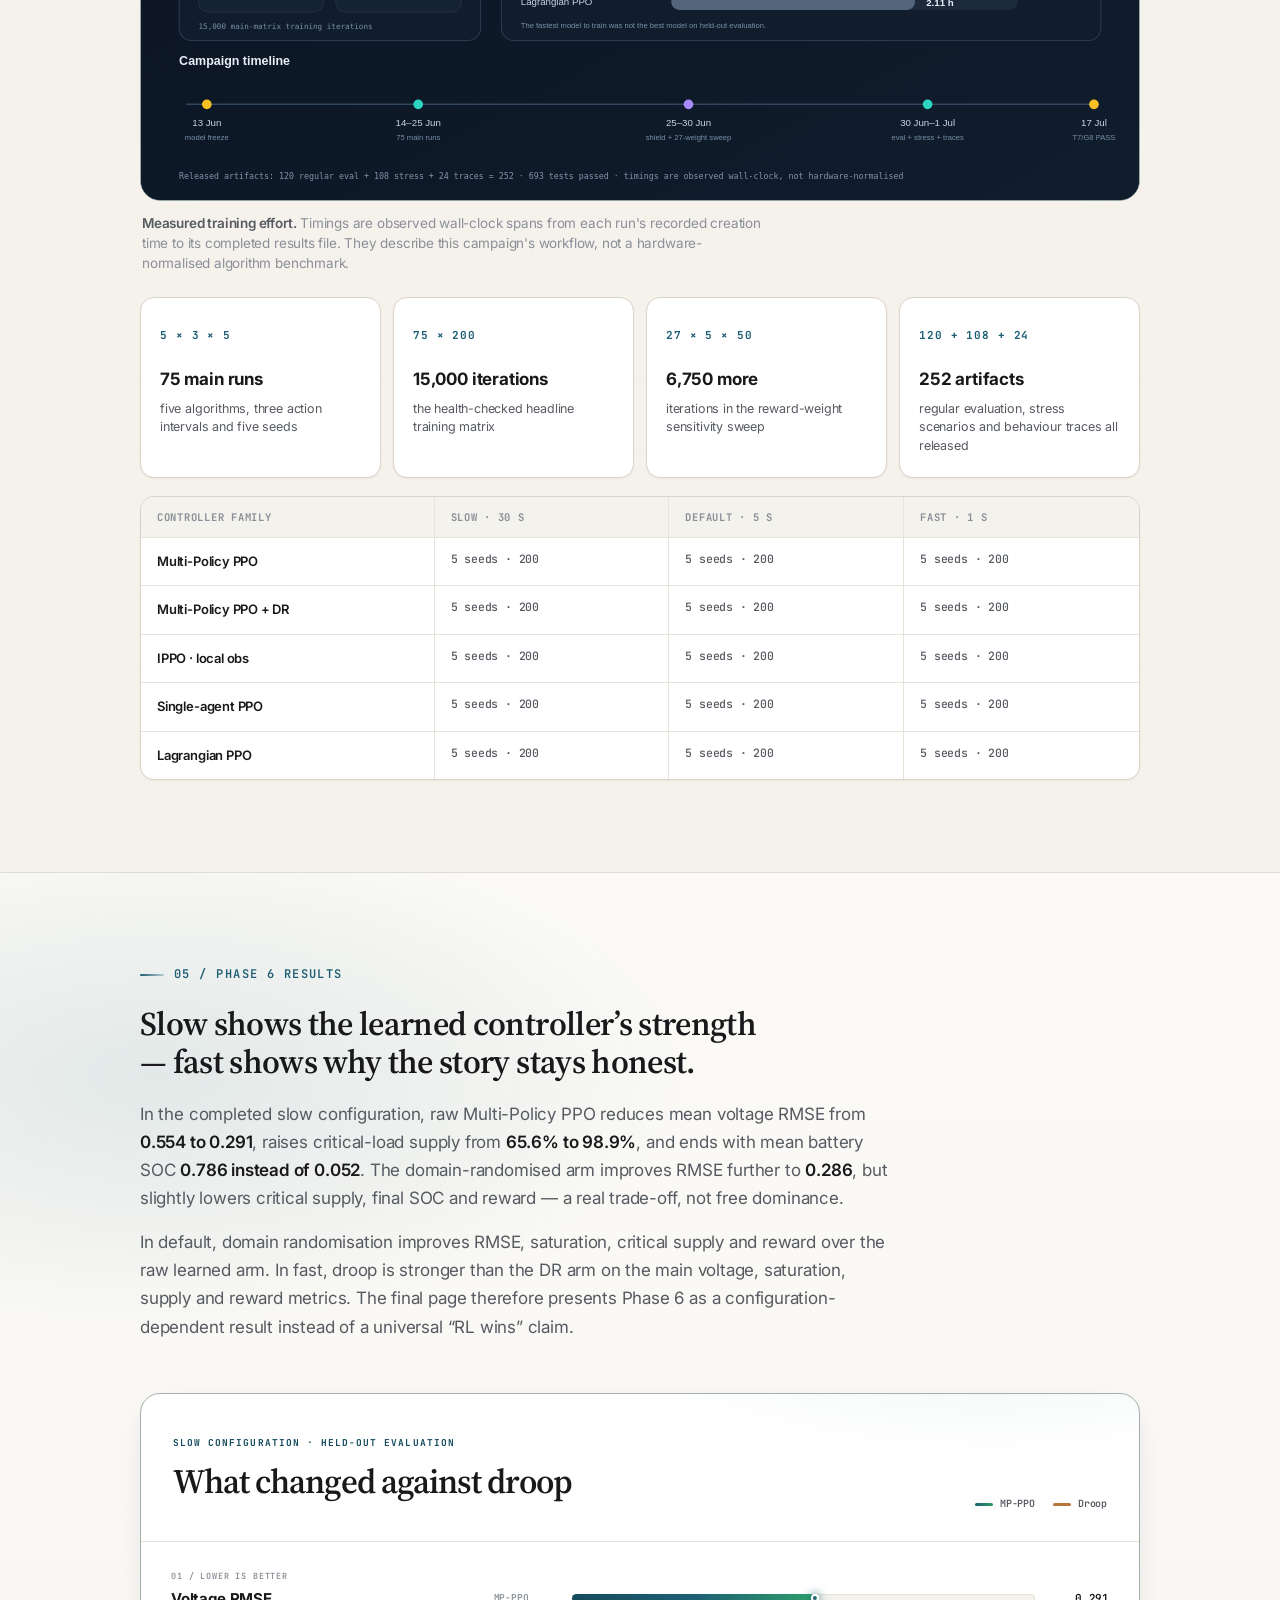
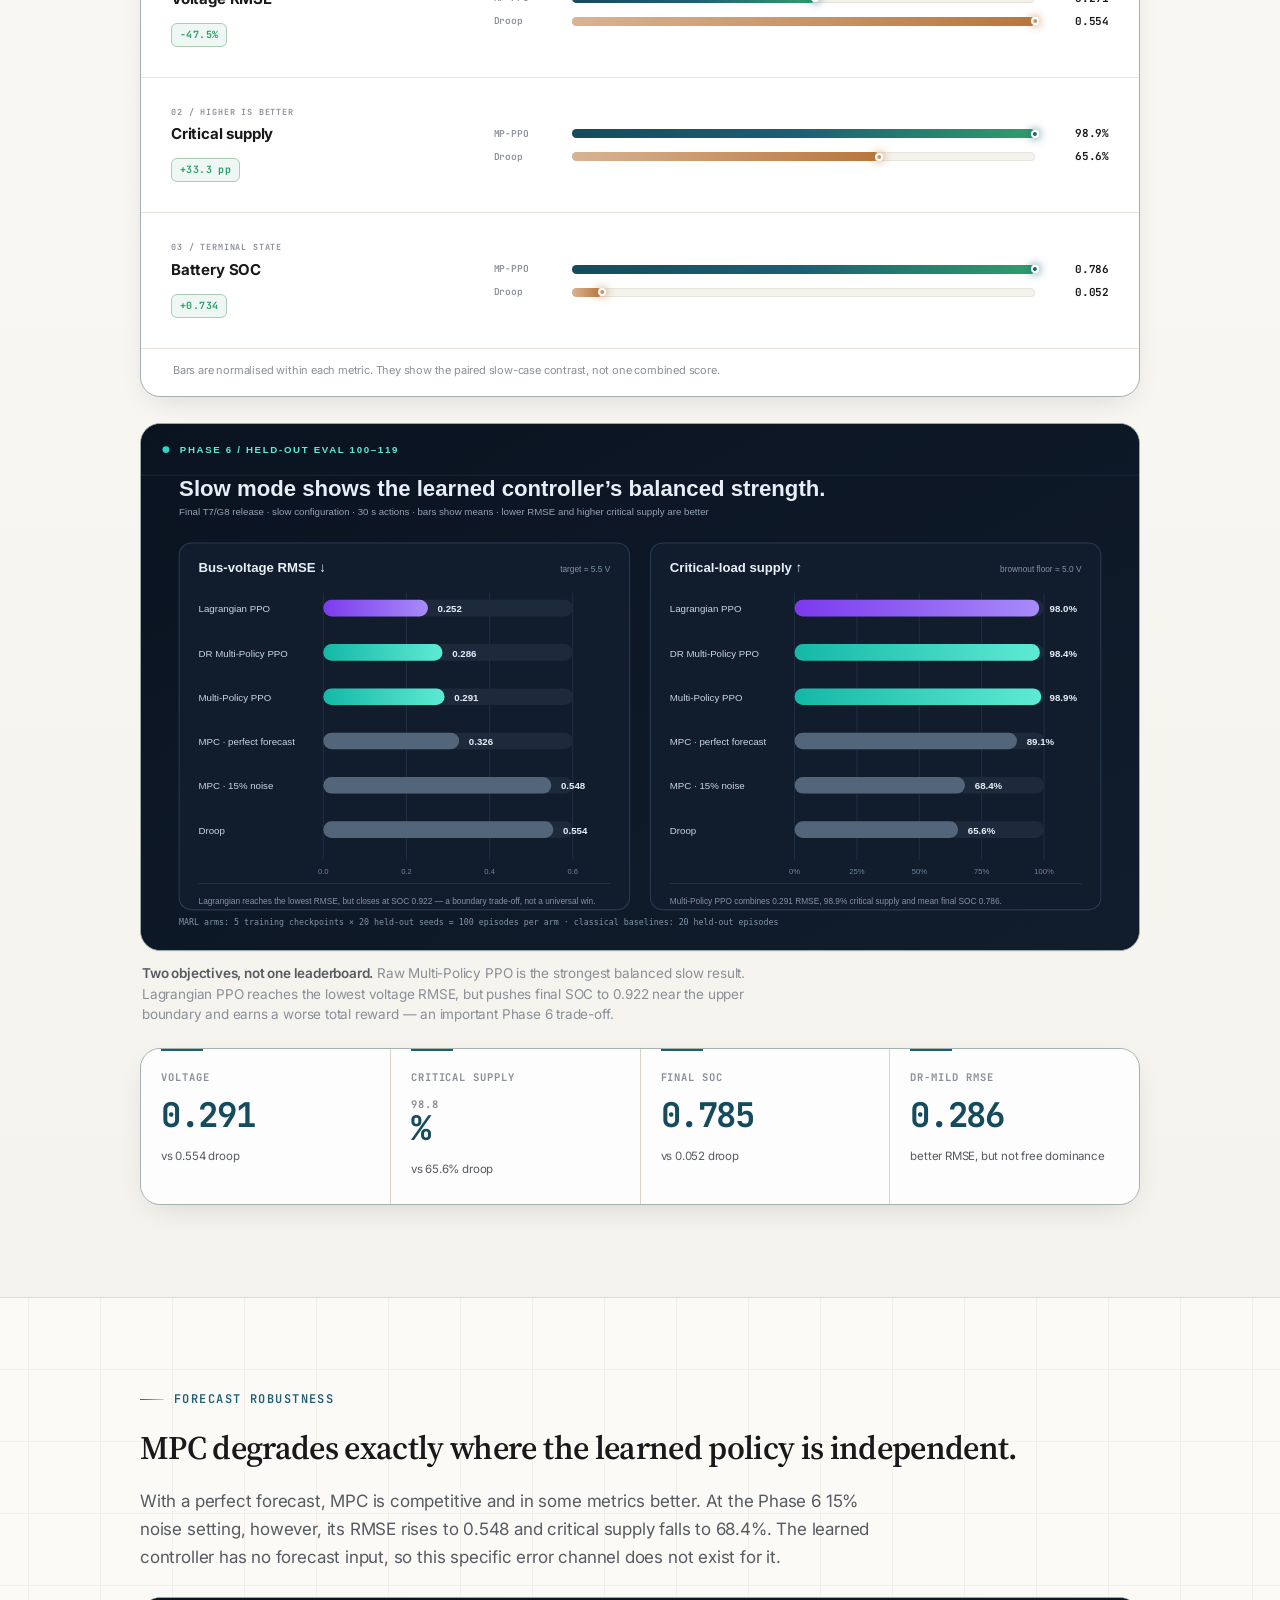
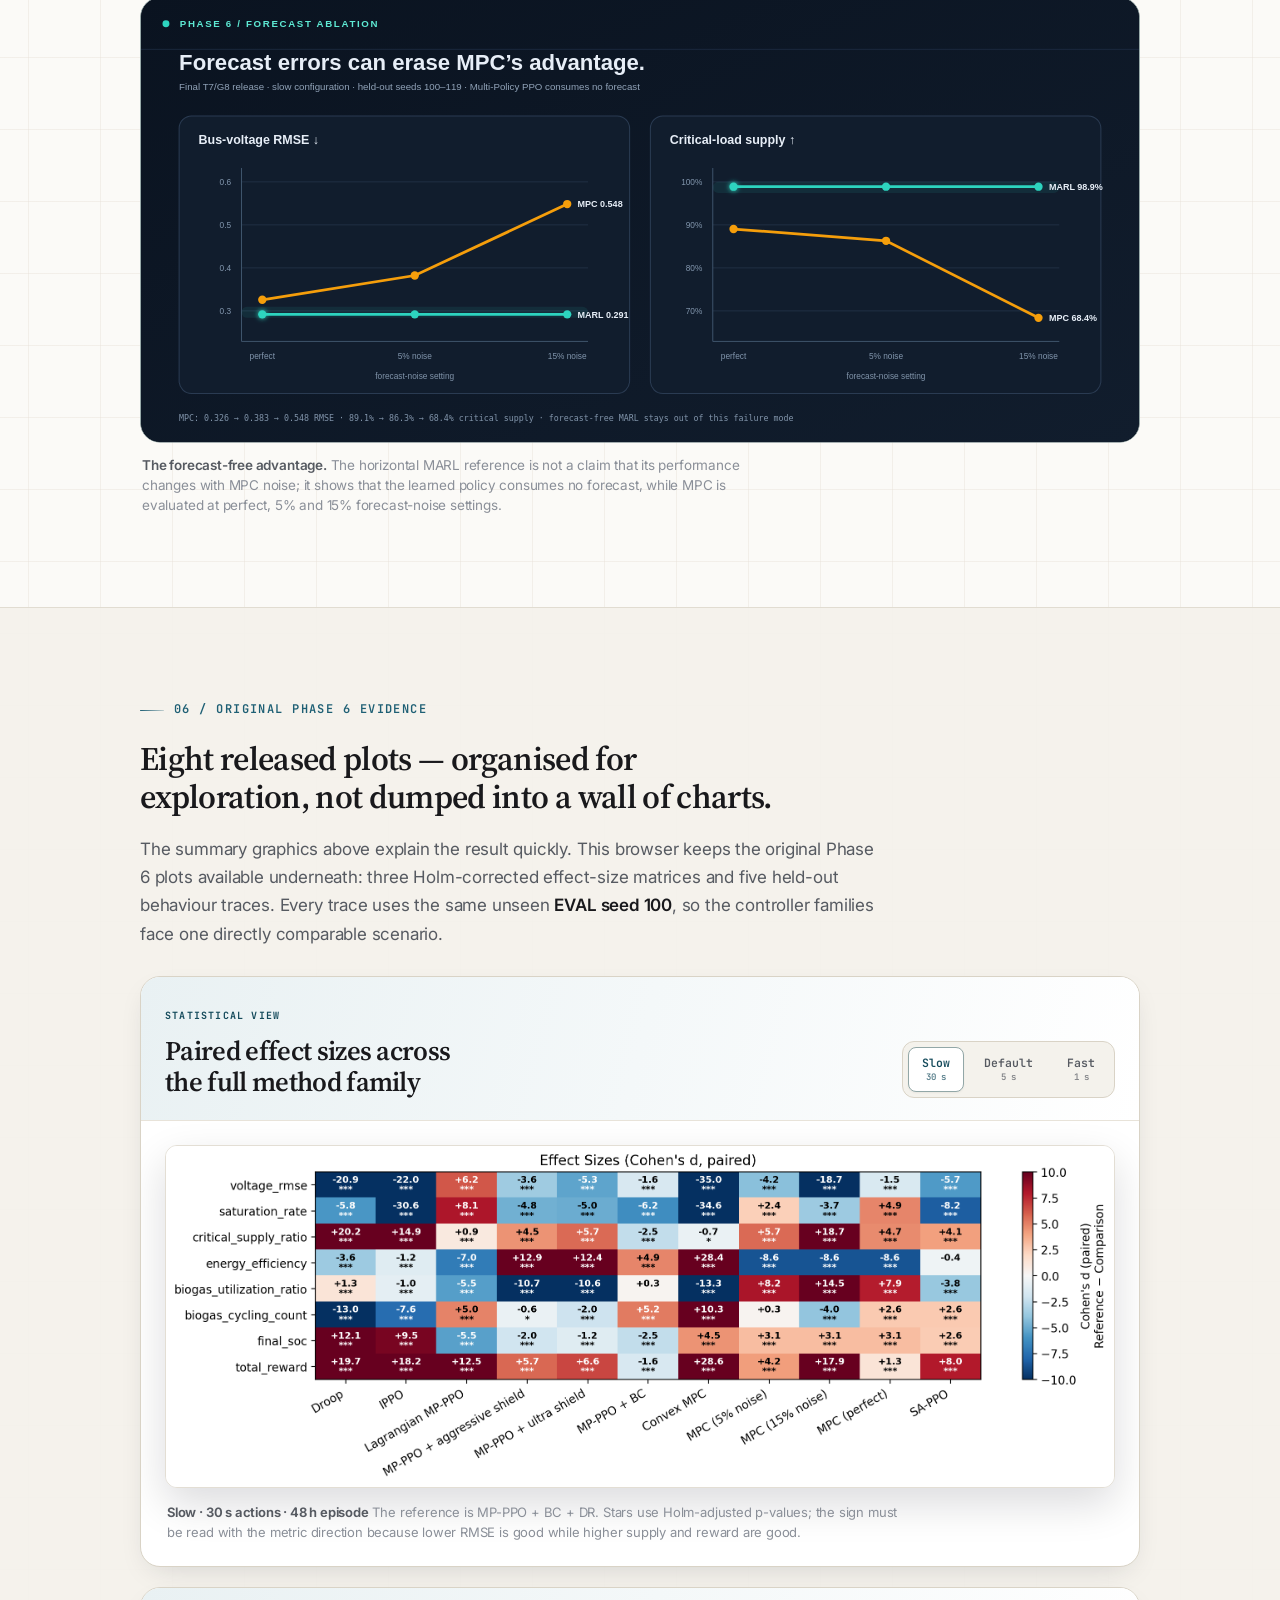
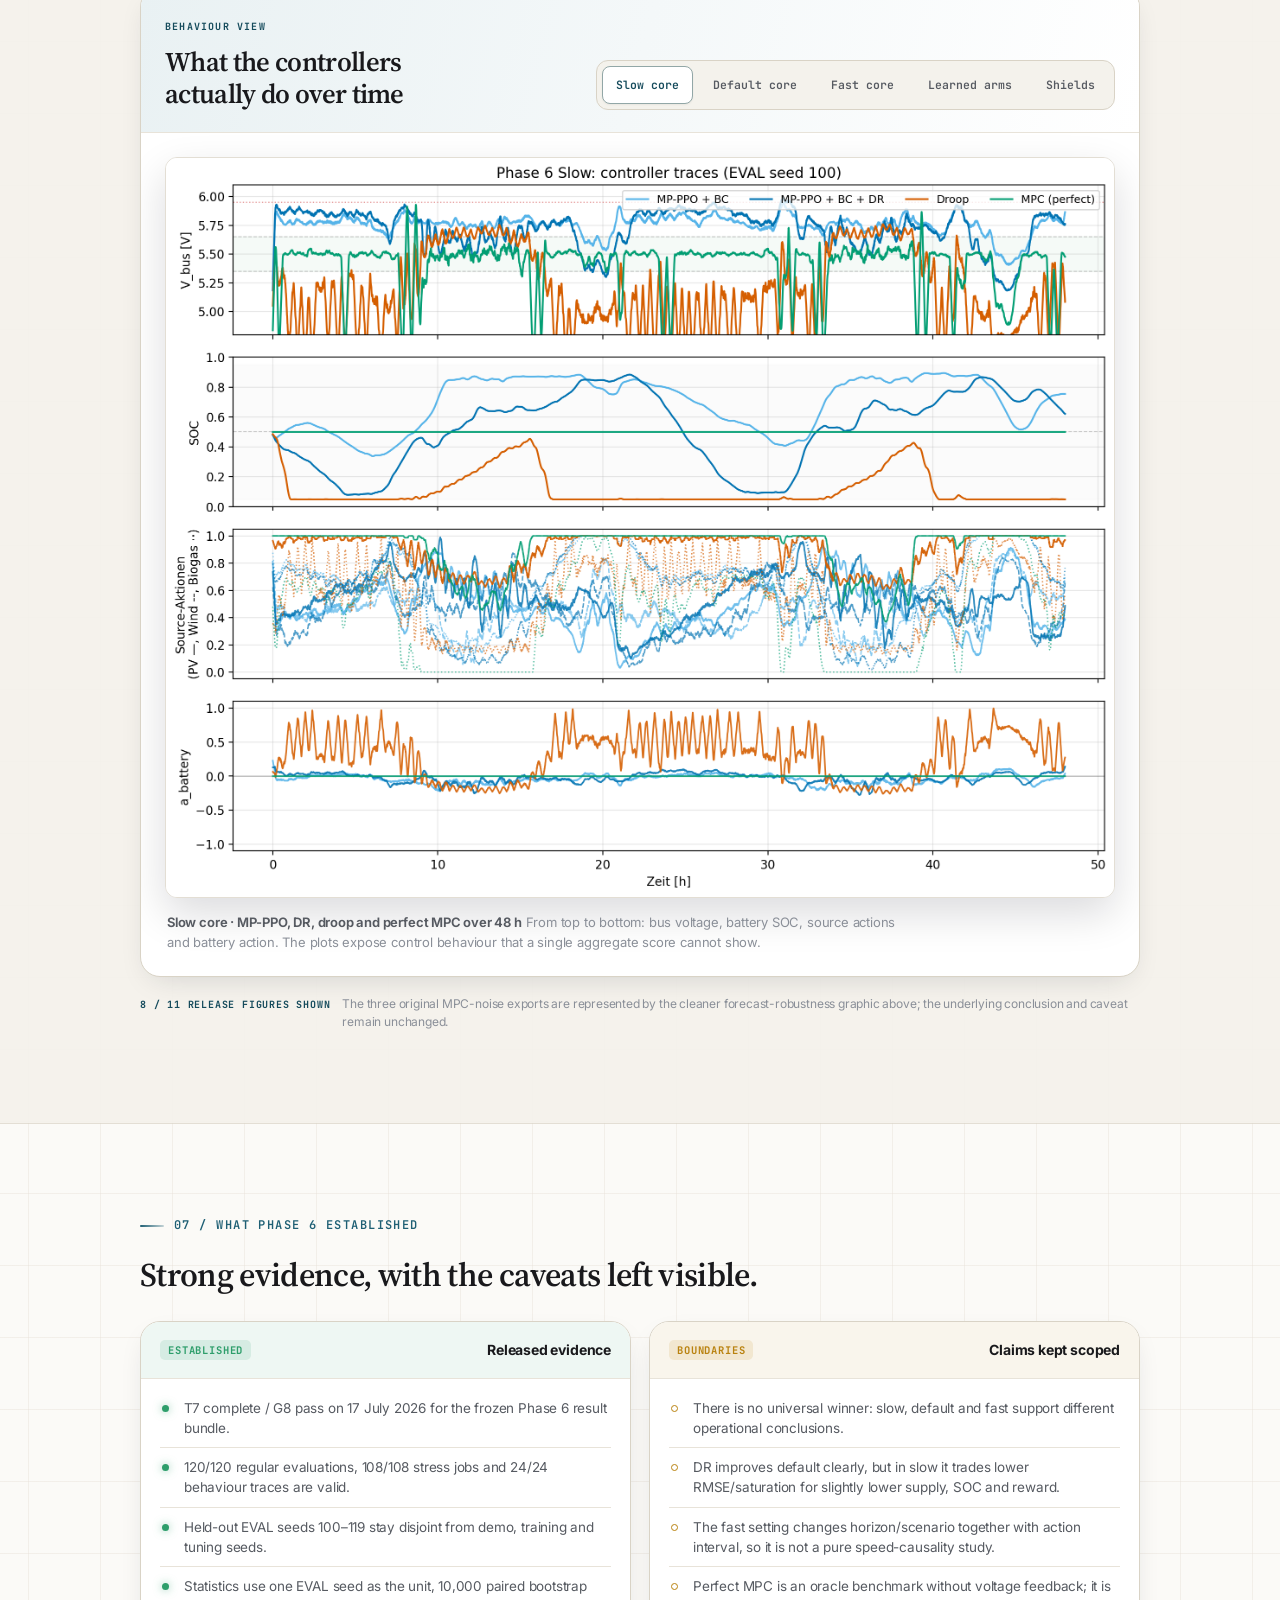
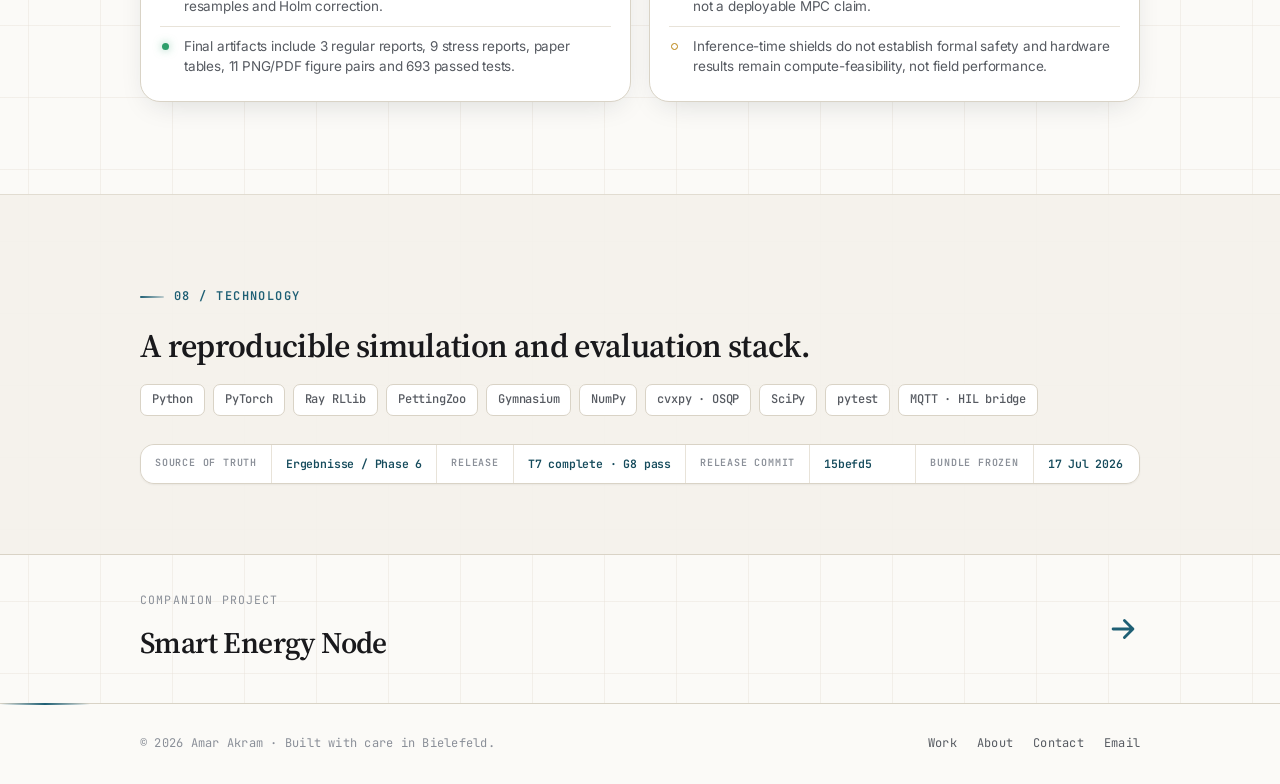
<file: projects/microgrid-rl.html>
<!DOCTYPE html>
<html lang="en">
<head>
  <meta charset="UTF-8" />
  <meta name="viewport" content="width=device-width, initial-scale=1.0" />
  <title>Forecast-free Multi-Agent Control — MP2 Phase 6 · Amar Akram</title>
  <meta name="description" content="Final Phase 6 T7/G8 release of a multi-policy PPO controller for a 5.5 V DC microgrid: 252 released evaluation artifacts, 20 held-out seeds, Holm-corrected statistics, and clear caveats on droop, MPC, DR and shields." />
  <meta name="theme-color" content="#0A0E14" />
  <meta property="og:type" content="article" />
  <meta property="og:title" content="Forecast-free Multi-Agent Control · MP2 Phase 6" />
  <meta property="og:description" content="A research case study on multi-policy PPO, droop and MPC for an islanded four-source DC microgrid." />
  <meta property="og:url" content="https://amarakramali.github.io/projects/microgrid-rl.html" />
  <meta property="og:image" content="https://amarakramali.github.io/assets/og-cover.png" />
  <meta property="og:image:alt" content="Amar Akram — Smart Grids &amp; Machine Learning portfolio" />
  <meta property="og:image:width" content="1200" />
  <meta property="og:image:height" content="630" />
  <meta property="article:published_time" content="2026-07-17" />
  <meta name="twitter:card" content="summary" />
  <meta name="twitter:image" content="https://amarakramali.github.io/assets/og-cover.png" />
  <link rel="canonical" href="https://amarakramali.github.io/projects/microgrid-rl.html" />
  <link rel="icon" href="data:image/svg+xml,%3Csvg xmlns='http://www.w3.org/2000/svg' viewBox='0 0 32 32'%3E%3Crect width='32' height='32' rx='8' fill='%231E5F74'/%3E%3Ctext x='16' y='22' font-family='Georgia,serif' font-size='16' font-weight='700' fill='white' text-anchor='middle'%3EA%3C/text%3E%3C/svg%3E" />
  <link rel="preconnect" href="https://fonts.googleapis.com" />
  <link rel="preconnect" href="https://fonts.gstatic.com" crossorigin />
  <link href="https://fonts.googleapis.com/css2?family=Inter:wght@400;500;600;700&family=JetBrains+Mono:wght@500;600&family=Source+Serif+4:opsz,wght@8..60,400;8..60,500;8..60,600&display=swap" rel="stylesheet" />
  <link rel="stylesheet" href="../css/style.css?v=28" />
  <script>
    (function () {
      try {
        var t = localStorage.getItem('theme');
        if (!t) t = window.matchMedia('(prefers-color-scheme: light)').matches ? 'light' : 'dark';
        document.documentElement.setAttribute('data-theme', t);
      } catch (e) { document.documentElement.setAttribute('data-theme', 'dark'); }
      document.documentElement.classList.add('js');
    })();
  </script>
</head>
<body class="mp2-case-study">
  <a class="skip-link" href="#top">Skip to main content</a>
  <header class="nav">
    <div class="wrap nav__inner">
      <a class="brand" href="../index.html#top" aria-label="Amar Akram — home">
        <span class="brand__mark">AA</span><span class="brand__name">Amar Akram</span>
      </a>
      <nav class="nav__links" aria-label="Primary">
        <a href="../index.html#work">Work</a><a href="../index.html#about">About</a><a href="../index.html#contact">Contact</a>
        <a class="nav__cta" href="mailto:amarakramali@gmail.com">Email</a>
        <button class="theme-toggle" type="button" aria-label="Toggle dark / light theme" aria-pressed="false" title="Toggle theme">
          <svg class="icon-sun" viewBox="0 0 24 24" fill="none" stroke="currentColor" stroke-width="2" stroke-linecap="round" stroke-linejoin="round"><circle cx="12" cy="12" r="4"/><path d="M12 2v2M12 20v2M4.9 4.9l1.4 1.4M17.7 17.7l1.4 1.4M2 12h2M20 12h2M4.9 19.1l1.4-1.4M17.7 6.3l1.4-1.4"/></svg>
          <svg class="icon-moon" viewBox="0 0 24 24" fill="none" stroke="currentColor" stroke-width="2" stroke-linecap="round" stroke-linejoin="round"><path d="M21 12.8A9 9 0 1 1 11.2 3a7 7 0 0 0 9.8 9.8z"/></svg>
        </button>
      </nav>
    </div>
  </header>
  <div class="scroll-progress" aria-hidden="true"></div>

  <main id="top" tabindex="-1">
    <div class="wrap">
      <a class="backlink" href="../index.html#work">
        <svg width="16" height="16" viewBox="0 0 24 24" fill="none" stroke="currentColor" stroke-width="2.2" stroke-linecap="round" stroke-linejoin="round"><path d="M19 12H5M11 18l-6-6 6-6"/></svg>
        All projects
      </a>
    </div>

    <section class="detail-hero mp2-detail-hero" id="overview">
      <div class="wrap">
        <div class="mp2-hero-grid">
          <div class="mp2-hero-copy">
            <div class="mp1-kicker-row">
              <p class="detail-hero__cat">Master Project 02 · Research case study</p>
              <span class="phase-pill"><i></i> Phase 6 · G8 pass</span>
            </div>
            <h1>Forecast-free control for a four-source microgrid.</h1>
            <p class="detail-hero__sub">
              Four cooperative policies stabilise an islanded 5.5 V DC bus, protect its battery and prioritise a critical load — tested against droop and MPC across a frozen Phase 6 release.
            </p>
            <div class="mp2-hero-verdict">
              <span>Research verdict</span>
              <p><strong>No universal winner.</strong> Learned control leads the balanced slow case; domain randomisation strengthens default; classical droop remains the better fast reference.</p>
            </div>
          </div>

          <figure class="mp2-hero-visual reveal">
            <div class="mp2-panel-top">
              <span><i></i> Digital twin · online</span>
              <code>V<sub>bus</sub> 5.5 V</code>
            </div>
            <a class="figure__zoom" href="../assets/mp2/system-architecture-phase6.svg?v=t7" target="_blank" rel="noopener" title="Open full-size Phase 6 architecture">
              <img src="../assets/mp2/system-architecture-phase6.svg?v=t7" alt="Phase 6 architecture: four learned policies control PV, wind, biogas and battery sources connected to a shared 5.5 volt bus with a 7.5 farad equivalent supercapacitor and two loads." width="1440" height="860" />
            </a>
            <div class="mp2-panel-foot" aria-label="Architecture summary">
              <span><b>04</b> policies</span><span><b>21</b> observations</span><span><b>7.5 F</b> buffer</span>
            </div>
            <figcaption><b>Final Phase 6 architecture.</b> Power paths, shared observation and the 7.5 F equivalent bus buffer in one view.</figcaption>
          </figure>
        </div>

        <dl class="meta-row mp2-meta-row">
          <div><dt>Role</dt><dd>Solo — model, training &amp; evaluation</dd></div>
          <div><dt>Context</dt><dd>Master's project (MP2), HSBI</dd></div>
          <div><dt>Supervisor</dt><dd>Prof. Dr. Jörn Loviscach</dd></div>
          <div><dt>Headline arm</dt><dd>Multi-Policy PPO · BC + DR ablation</dd></div>
          <div><dt>Release</dt><dd>17 July 2026 · T7 complete</dd></div>
          <div><dt>Source</dt><dd><a href="https://github.com/amarakramali/mp2-microgrid-marl" target="_blank" rel="noopener">github.com/amarakramali/mp2-microgrid-marl</a></dd></div>
        </dl>

        <div class="hero__actions" style="margin-top:28px">
          <a class="btn btn--ghost" href="https://github.com/amarakramali/mp2-microgrid-marl" target="_blank" rel="noopener">
            <svg width="18" height="18" viewBox="0 0 24 24" fill="currentColor" aria-hidden="true"><path d="M12 2A10 10 0 0 0 8.84 21.5c.5.09.66-.22.66-.48v-1.7c-2.78.6-3.37-1.34-3.37-1.34-.45-1.16-1.11-1.47-1.11-1.47-.91-.62.07-.6.07-.6 1 .07 1.53 1.03 1.53 1.03.9 1.52 2.34 1.08 2.91.83.09-.65.35-1.09.63-1.34-2.22-.25-4.55-1.11-4.55-4.94 0-1.09.39-1.98 1.03-2.68-.1-.25-.45-1.27.1-2.65 0 0 .84-.27 2.75 1.02a9.5 9.5 0 0 1 5 0c1.91-1.29 2.75-1.02 2.75-1.02.55 1.38.2 2.4.1 2.65.64.7 1.03 1.59 1.03 2.68 0 3.84-2.34 4.69-4.57 4.94.36.31.68.92.68 1.85v2.74c0 .27.16.58.67.48A10 10 0 0 0 12 2z"/></svg>
            View source on GitHub
          </a>
        </div>
      </div>
    </section>

    <div class="mp2-command-wrap">
      <div class="wrap">
        <div class="stats mp2-stats reveal">
          <div class="stat"><div class="stat__num" data-count="252">252</div><div class="stat__label">released evaluation artifacts</div></div>
          <div class="stat"><div class="stat__num" data-count="20">20</div><div class="stat__label">held-out seeds per comparison</div></div>
          <div class="stat"><div class="stat__num" data-count="693">693</div><div class="stat__label">tests passed at release gate</div></div>
          <div class="stat"><div class="stat__num"><span data-count="157">157</span><small>h</small></div><div class="stat__label">observed training wall-clock</div></div>
        </div>
      </div>
    </div>

    <nav class="mp2-project-nav" aria-label="MP2 case study sections">
      <div class="wrap">
        <span class="mp2-project-nav__label">Case index</span>
        <div class="mp2-project-nav__links">
          <a href="#overview">Overview</a>
          <a href="#system">System</a>
          <a href="#method">Method</a>
          <a href="#training-campaign">Training</a>
          <a href="#results">Results</a>
          <a href="#phase6-evidence">Evidence</a>
          <a href="#limitations">Limits</a>
        </div>
      </div>
    </nav>

    <section class="block mp2-context" id="context" data-nav="overview">
      <div class="wrap">
        <p class="block__label">01 / From hardware to control</p>
        <div class="mp2-intro-grid">
          <h2>The hardware becomes a control problem.</h2>
          <div class="prose reveal">
            <p>
              <a href="smart-energy-node.html">MP1</a> builds the physical energy node. MP2 turns that setup into a physics-based digital twin and asks a sharper question: where can learned source controllers beat droop and MPC — and where do the classical controllers still deserve respect?
            </p>
            <p>
              Bus voltage is not clamped by an ideal supply. It moves with the net source current through the 7.5 F buffer, so voltage becomes the visible consequence of every control decision — the DC analogue of frequency in a larger AC grid.
            </p>
          </div>
        </div>
        <div class="mp2-verdict-grid reveal" aria-label="Phase 6 executive readout">
          <article class="mp2-verdict-card mp2-verdict-card--learned">
            <div><span>Slow · 30 s</span><b>Learned balance</b></div>
            <h3>MP-PPO leads the balanced case.</h3>
            <p>Strong voltage control, 98.9% critical supply and healthy terminal SOC.</p>
            <small>Best portfolio result</small>
          </article>
          <article class="mp2-verdict-card mp2-verdict-card--dr">
            <div><span>Default · 5 s</span><b>DR helps</b></div>
            <h3>Randomisation improves the raw policy.</h3>
            <p>Lower RMSE and saturation with better supply and reward across held-out seeds.</p>
            <small>Cleanest DR gain</small>
          </article>
          <article class="mp2-verdict-card mp2-verdict-card--classical">
            <div><span>Fast · 1 s</span><b>Classical lead</b></div>
            <h3>Droop remains the stronger reference.</h3>
            <p>The short coupled scenario resists a simple “faster RL is better” conclusion.</p>
            <small>Honest boundary</small>
          </article>
        </div>
      </div>
    </section>

    <section class="block mp2-section--tint" id="system">
      <div class="wrap">
        <p class="block__label">02 / Plant model</p>
        <h2>A small grid with real constraints.</h2>
        <div class="prose reveal">
          <p>
            The simulation integrates bus physics at one-second substeps, while the controller acts at 30 s, 5 s or 1 s intervals. Slow and default use 48-hour episodes; the fast setting has a shorter horizon and scenario coupling, so cross-configuration differences are reported as configuration effects — not as a pure action-interval causal claim.
          </p>
        </div>
        <div class="mp2-component-grid reveal">
          <article data-source="PV"><span class="mp2-dot mp2-dot--pv"></span><h3>Photovoltaic</h3><strong>0–1 A</strong><p>Passive source, temperature-adjusted and curtailed by its policy. Phase 6 is bypass-only.</p></article>
          <article data-source="WND"><span class="mp2-dot mp2-dot--wind"></span><h3>Wind</h3><strong>2–12 m/s</strong><p>Cubic turbine curve from cut-in through rated speed to cut-out.</p></article>
          <article data-source="BIO"><span class="mp2-dot mp2-dot--bio"></span><h3>Biogas</h3><strong>0.3–1 A</strong><p>Dispatchable source with ramp, minimum runtime and cooldown constraints.</p></article>
          <article data-source="BAT"><span class="mp2-dot mp2-dot--bat"></span><h3>Battery</h3><strong>±1 A</strong><p>0.5 Ah bidirectional storage with SOC limits and 95% charging efficiency.</p></article>
        </div>
        <div class="mp2-equation reveal" aria-label="Bus voltage dynamics equation">
          <span>Dynamic state</span><b>dV<sub>bus</sub>/dt = (ΣI<sub>sources</sub> − ΣI<sub>loads</sub>) / 7.5 F</b><small>5.5 V nominal · 4.5–6.0 V hard model bounds</small>
        </div>
      </div>
    </section>

    <section class="block" id="method">
      <div class="wrap">
        <p class="block__label">03 / Learning setup</p>
        <h2>One policy per source, one shared objective.</h2>
        <div class="prose reveal">
          <p>
            The headline controller is best described as <strong>Multi-Policy PPO</strong>: four PPO policies receive the same 21-dimensional global observation and optimise one cooperative reward. It is not the original centralised-critic MAPPO architecture, so the project names the implementation precisely.
          </p>
          <p>
            Behaviour cloning from droop provides the warm-start. The Phase 6 matrix then compares it with local-observation IPPO, single-agent PPO, constrained Lagrangian PPO, domain-randomised training and two inference-time shield settings. Classical references include droop, heuristic MPC with three forecast-noise levels and convex MPC.
          </p>
        </div>
        <div class="mp2-pipeline reveal" aria-label="Phase 6 evaluation pipeline">
          <div><span>01</span><b>Train</b><small>5 seeds · 200 iterations · 3 action intervals</small></div><i>→</i>
          <div><span>02</span><b>Freeze</b><small>best or final checkpoint by declared rule</small></div><i>→</i>
          <div><span>03</span><b>Evaluate</b><small>20 disjoint held-out seeds · no train leakage</small></div><i>→</i>
          <div><span>04</span><b>Release</b><small>10k paired bootstrap · Holm-corrected reports</small></div>
        </div>
        <div class="callout reveal">
          <p><strong>Why the gate structure mattered.</strong> Single-agent PPO looked attractive during training, then failed to generalise: in the default held-out evaluation its critical supply collapsed. Phase 6 reports the held-out test result, not the flattering training curve.</p>
        </div>
      </div>
    </section>

    <section class="block mp2-section--tint" id="training-campaign">
      <div class="wrap">
        <p class="block__label">04 / Experiment scale</p>
        <h2>The result took 157 run-hours before it became a 252-job release bundle.</h2>
        <div class="prose reveal">
          <p>
            The main Phase 6 campaign trained <strong>five controller families</strong> at three action intervals and five independent seeds: 75 complete jobs, 200 iterations each. Their measured wall-clock spans sum to <strong>156.8 hours</strong>; the matrix itself ran from 14 to 25 June 2026.
          </p>
          <p>
            The final T7/G8 bundle then adds <strong>120/120 regular evaluations</strong>, <strong>108/108 stress evaluations</strong> and <strong>24/24 behaviour traces</strong>. A headline Multi-Policy PPO run took a median <strong>2.41 hours</strong>; the faster single-agent PPO was not the better held-out controller.
          </p>
        </div>

        <figure class="figure mp2-feature-figure reveal">
          <div class="figure__frame mp2-dark-frame">
            <a class="figure__zoom" href="../assets/mp2/training-campaign-phase6.svg?v=t7" target="_blank" rel="noopener" title="Open full-size Phase 6 training campaign">
              <img src="../assets/mp2/training-campaign-phase6.svg?v=t7" alt="Phase 6 training campaign and release bundle: 75 completed training runs, 156.8 summed run-hours, 252 released evaluation artifacts and T7/G8 PASS." loading="lazy" width="1440" height="760" />
            </a>
          </div>
          <figcaption><b>Measured training effort.</b> Timings are observed wall-clock spans from each run's recorded creation time to its completed results file. They describe this campaign's workflow, not a hardware-normalised algorithm benchmark.</figcaption>
        </figure>

        <div class="mp2-scale-grid reveal">
          <article><span>5 × 3 × 5</span><b>75 main runs</b><p>five algorithms, three action intervals and five seeds</p></article>
          <article><span>75 × 200</span><b>15,000 iterations</b><p>the health-checked headline training matrix</p></article>
          <article><span>27 × 5 × 50</span><b>6,750 more</b><p>iterations in the reward-weight sensitivity sweep</p></article>
          <article><span>120 + 108 + 24</span><b>252 artifacts</b><p>regular evaluation, stress scenarios and behaviour traces all released</p></article>
        </div>

        <div class="mp2-matrix-wrap reveal" aria-label="Phase 6 training matrix">
          <div class="mp2-matrix-head"><span>Controller family</span><span>Slow · 30 s</span><span>Default · 5 s</span><span>Fast · 1 s</span></div>
          <div><b>Multi-Policy PPO</b><span>5 seeds · 200</span><span>5 seeds · 200</span><span>5 seeds · 200</span></div>
          <div><b>Multi-Policy PPO + DR</b><span>5 seeds · 200</span><span>5 seeds · 200</span><span>5 seeds · 200</span></div>
          <div><b>IPPO · local obs</b><span>5 seeds · 200</span><span>5 seeds · 200</span><span>5 seeds · 200</span></div>
          <div><b>Single-agent PPO</b><span>5 seeds · 200</span><span>5 seeds · 200</span><span>5 seeds · 200</span></div>
          <div><b>Lagrangian PPO</b><span>5 seeds · 200</span><span>5 seeds · 200</span><span>5 seeds · 200</span></div>
        </div>
      </div>
    </section>

    <section class="block mp2-results-section" id="results">
      <div class="wrap">
        <p class="block__label">05 / Phase 6 results</p>
        <h2>Slow shows the learned controller’s strength — fast shows why the story stays honest.</h2>
        <div class="prose reveal">
          <p>
            In the completed slow configuration, raw Multi-Policy PPO reduces mean voltage RMSE from <strong>0.554 to 0.291</strong>, raises critical-load supply from <strong>65.6% to 98.9%</strong>, and ends with mean battery SOC <strong>0.786 instead of 0.052</strong>. The domain-randomised arm improves RMSE further to <strong>0.286</strong>, but slightly lowers critical supply, final SOC and reward — a real trade-off, not free dominance.
          </p>
          <p>
            In default, domain randomisation improves RMSE, saturation, critical supply and reward over the raw learned arm. In fast, droop is stronger than the DR arm on the main voltage, saturation, supply and reward metrics. The final page therefore presents Phase 6 as a configuration-dependent result instead of a universal “RL wins” claim.
          </p>
        </div>

        <figure class="mp2-result-compare reveal" aria-labelledby="slow-compare-title">
          <div class="mp2-result-compare__head">
            <div>
              <span>Slow configuration · held-out evaluation</span>
              <h3 id="slow-compare-title">What changed against droop</h3>
            </div>
            <div class="mp2-result-legend">
              <span><i class="mp2-result-legend__learned"></i>MP-PPO</span>
              <span><i class="mp2-result-legend__droop"></i>Droop</span>
            </div>
          </div>

          <div class="mp2-compare-row">
            <div class="mp2-compare-label">
              <span>01 / Lower is better</span>
              <h4>Voltage RMSE</h4>
              <b>−47.5%</b>
            </div>
            <div class="mp2-compare-bars">
              <div class="mp2-compare-bar mp2-compare-bar--learned"><span>MP-PPO</span><div><i class="mp2-bar--0525"></i></div><b>0.291</b></div>
              <div class="mp2-compare-bar mp2-compare-bar--droop"><span>Droop</span><div><i class="mp2-bar--1000"></i></div><b>0.554</b></div>
            </div>
          </div>

          <div class="mp2-compare-row">
            <div class="mp2-compare-label">
              <span>02 / Higher is better</span>
              <h4>Critical supply</h4>
              <b>+33.3 pp</b>
            </div>
            <div class="mp2-compare-bars">
              <div class="mp2-compare-bar mp2-compare-bar--learned"><span>MP-PPO</span><div><i class="mp2-bar--1000"></i></div><b>98.9%</b></div>
              <div class="mp2-compare-bar mp2-compare-bar--droop"><span>Droop</span><div><i class="mp2-bar--0663"></i></div><b>65.6%</b></div>
            </div>
          </div>

          <div class="mp2-compare-row">
            <div class="mp2-compare-label">
              <span>03 / Terminal state</span>
              <h4>Battery SOC</h4>
              <b>+0.734</b>
            </div>
            <div class="mp2-compare-bars">
              <div class="mp2-compare-bar mp2-compare-bar--learned"><span>MP-PPO</span><div><i class="mp2-bar--1000"></i></div><b>0.786</b></div>
              <div class="mp2-compare-bar mp2-compare-bar--droop"><span>Droop</span><div><i class="mp2-bar--0066"></i></div><b>0.052</b></div>
            </div>
          </div>

          <figcaption class="mp2-result-compare__note">Bars are normalised within each metric. They show the paired slow-case contrast, not one combined score.</figcaption>
        </figure>

        <figure class="figure mp2-feature-figure reveal">
          <div class="figure__frame mp2-dark-frame">
            <a class="figure__zoom" href="../assets/mp2/phase6-benchmark-slow.svg?v=t7" target="_blank" rel="noopener" title="Open full-size Phase 6 benchmark">
              <img src="../assets/mp2/phase6-benchmark-slow.svg?v=t7" alt="Phase 6 slow benchmark comparing voltage RMSE and critical-load supply across Lagrangian PPO, domain-randomised Multi-Policy PPO, Multi-Policy PPO, perfect-forecast MPC, noisy MPC and droop." loading="lazy" width="1440" height="760" />
            </a>
          </div>
          <figcaption><b>Two objectives, not one leaderboard.</b> Raw Multi-Policy PPO is the strongest balanced slow result. Lagrangian PPO reaches the lowest voltage RMSE, but pushes final SOC to 0.922 near the upper boundary and earns a worse total reward — an important Phase 6 trade-off.</figcaption>
        </figure>

        <div class="mp2-result-strip reveal">
          <article><span>Voltage</span><b data-count="0.291" data-dec="3">0.291</b><small>vs 0.554 droop</small></article>
          <article><span>Critical supply</span><b><span data-count="98.9" data-dec="1">98.9</span>%</b><small>vs 65.6% droop</small></article>
          <article><span>Final SOC</span><b data-count="0.786" data-dec="3">0.786</b><small>vs 0.052 droop</small></article>
          <article><span>DR-mild RMSE</span><b data-count="0.286" data-dec="3">0.286</b><small>better RMSE, but not free dominance</small></article>
        </div>
      </div>
    </section>

    <section class="block" id="forecast" data-nav="results">
      <div class="wrap">
        <p class="block__label">Forecast robustness</p>
        <h2>MPC degrades exactly where the learned policy is independent.</h2>
        <div class="prose reveal">
          <p>
            With a perfect forecast, MPC is competitive and in some metrics better. At the Phase 6 15% noise setting, however, its RMSE rises to 0.548 and critical supply falls to 68.4%. The learned controller has no forecast input, so this specific error channel does not exist for it.
          </p>
        </div>
        <figure class="figure mp2-feature-figure reveal">
          <div class="figure__frame mp2-dark-frame">
            <a class="figure__zoom" href="../assets/mp2/forecast-robustness-phase6.svg?v=t7" target="_blank" rel="noopener" title="Open full-size forecast robustness chart">
              <img src="../assets/mp2/forecast-robustness-phase6.svg?v=t7" alt="Phase 6 chart showing MPC voltage error rising and critical-load supply falling as forecast noise increases, while forecast-free Multi-Policy PPO remains outside that failure mode." loading="lazy" width="1440" height="640" />
            </a>
          </div>
          <figcaption><b>The forecast-free advantage.</b> The horizontal MARL reference is not a claim that its performance changes with MPC noise; it shows that the learned policy consumes no forecast, while MPC is evaluated at perfect, 5% and 15% forecast-noise settings.</figcaption>
        </figure>
      </div>
    </section>

    <section class="block mp2-section--tint mp2-evidence-section" id="phase6-evidence">
      <div class="wrap">
        <p class="block__label">06 / Original Phase 6 evidence</p>
        <h2>Eight released plots — organised for exploration, not dumped into a wall of charts.</h2>
        <div class="prose reveal">
          <p>
            The summary graphics above explain the result quickly. This browser keeps the original Phase 6 plots available underneath: three Holm-corrected effect-size matrices and five held-out behaviour traces. Every trace uses the same unseen <strong>EVAL seed 100</strong>, so the controller families face one directly comparable scenario.
          </p>
        </div>

        <div class="mp2-evidence-browser reveal" data-mp2-evidence-browser>
          <div class="mp2-evidence-head">
            <div>
              <span class="mp2-evidence-eyebrow">Statistical view</span>
              <h3>Paired effect sizes across the full method family</h3>
            </div>
            <div class="mp2-evidence-controls" role="group" aria-label="Select action interval for effect-size heatmap">
              <button type="button" aria-pressed="true"
                data-src="../assets/mp2/phase6-results/cohens-d-slow.png?v=t7"
                data-alt="Slow Phase 6 paired Cohen's d heatmap comparing all controller families with domain-randomised Multi-Policy PPO."
                data-caption="Slow · 30 s actions · 48 h episode">Slow <small>30 s</small></button>
              <button type="button" aria-pressed="false"
                data-src="../assets/mp2/phase6-results/cohens-d-default.png?v=t7"
                data-alt="Default Phase 6 paired Cohen's d heatmap comparing all controller families with domain-randomised Multi-Policy PPO."
                data-caption="Default · 5 s actions · 48 h episode">Default <small>5 s</small></button>
              <button type="button" aria-pressed="false"
                data-src="../assets/mp2/phase6-results/cohens-d-fast.png?v=t7"
                data-alt="Fast Phase 6 paired Cohen's d heatmap comparing all controller families with domain-randomised Multi-Policy PPO."
                data-caption="Fast · 1 s actions · shorter coupled scenario">Fast <small>1 s</small></button>
            </div>
          </div>
          <figure class="mp2-evidence-figure">
            <div class="mp2-paper-frame">
              <a data-mp2-evidence-link class="figure__zoom" href="../assets/mp2/phase6-results/cohens-d-slow.png?v=t7" target="_blank" rel="noopener" title="Open the selected effect-size heatmap full-size">
                <img data-mp2-evidence-image src="../assets/mp2/phase6-results/cohens-d-slow.png?v=t7" alt="Slow Phase 6 paired Cohen's d heatmap comparing all controller families with domain-randomised Multi-Policy PPO." loading="lazy" width="2279" height="818" />
              </a>
            </div>
            <figcaption><b data-mp2-evidence-caption>Slow · 30 s actions · 48 h episode</b> The reference is MP-PPO + BC + DR. Stars use Holm-adjusted p-values; the sign must be read with the metric direction because lower RMSE is good while higher supply and reward are good.</figcaption>
          </figure>
        </div>

        <div class="mp2-evidence-browser reveal" data-mp2-evidence-browser>
          <div class="mp2-evidence-head">
            <div>
              <span class="mp2-evidence-eyebrow">Behaviour view</span>
              <h3>What the controllers actually do over time</h3>
            </div>
            <div class="mp2-evidence-controls mp2-evidence-controls--traces" role="group" aria-label="Select held-out controller trace">
              <button type="button" aria-pressed="true"
                data-src="../assets/mp2/phase6-results/trace-core-slow.png?v=t7"
                data-alt="Slow Phase 6 held-out trace comparing Multi-Policy PPO, domain-randomised Multi-Policy PPO, droop and perfect MPC."
                data-caption="Slow core · MP-PPO, DR, droop and perfect MPC over 48 h">Slow core</button>
              <button type="button" aria-pressed="false"
                data-src="../assets/mp2/phase6-results/trace-core-default.png?v=t7"
                data-alt="Default Phase 6 held-out trace comparing Multi-Policy PPO, domain-randomised Multi-Policy PPO, droop and perfect MPC."
                data-caption="Default core · the same four controllers over 48 h">Default core</button>
              <button type="button" aria-pressed="false"
                data-src="../assets/mp2/phase6-results/trace-core-fast.png?v=t7"
                data-alt="Fast Phase 6 held-out trace comparing Multi-Policy PPO, domain-randomised Multi-Policy PPO, droop and perfect MPC."
                data-caption="Fast core · the same four controllers over the 12 h scenario">Fast core</button>
              <button type="button" aria-pressed="false"
                data-src="../assets/mp2/phase6-results/trace-learning-slow.png?v=t7"
                data-alt="Slow Phase 6 held-out trace comparing learned Multi-Policy PPO, domain-randomised Multi-Policy PPO, IPPO and single-agent PPO controllers."
                data-caption="Learned arms · MP-PPO, DR, IPPO and single-agent PPO">Learned arms</button>
              <button type="button" aria-pressed="false"
                data-src="../assets/mp2/phase6-results/trace-shields-slow.png?v=t7"
                data-alt="Slow Phase 6 held-out trace comparing raw Multi-Policy PPO with aggressive and ultra inference-time shields."
                data-caption="Shield ablation · raw policy, aggressive shield and ultra shield">Shields</button>
            </div>
          </div>
          <figure class="mp2-evidence-figure mp2-evidence-figure--trace">
            <div class="mp2-paper-frame">
              <a data-mp2-evidence-link class="figure__zoom" href="../assets/mp2/phase6-results/trace-core-slow.png?v=t7" target="_blank" rel="noopener" title="Open the selected held-out trace full-size">
                <img data-mp2-evidence-image src="../assets/mp2/phase6-results/trace-core-slow.png?v=t7" alt="Slow Phase 6 held-out trace comparing Multi-Policy PPO, domain-randomised Multi-Policy PPO, droop and perfect MPC." loading="lazy" width="2192" height="1709" />
              </a>
            </div>
            <figcaption><b data-mp2-evidence-caption>Slow core · MP-PPO, DR, droop and perfect MPC over 48 h</b> From top to bottom: bus voltage, battery SOC, source actions and battery action. The plots expose control behaviour that a single aggregate score cannot show.</figcaption>
          </figure>
        </div>

        <p class="mp2-evidence-note reveal"><span>8 / 11 release figures shown</span> The three original MPC-noise exports are represented by the cleaner forecast-robustness graphic above; the underlying conclusion and caveat remain unchanged.</p>
      </div>
    </section>

    <section class="block mp2-limits-section" id="limitations">
      <div class="wrap">
        <p class="block__label">07 / What Phase 6 established</p>
        <h2>Strong evidence, with the caveats left visible.</h2>
        <div class="mp1-status-grid reveal">
          <article class="mp1-status-card mp1-status-card--verified">
            <div class="mp1-status-card__head"><span>Established</span><b>Released evidence</b></div>
            <ul>
              <li>T7 complete / G8 pass on 17 July 2026 for the frozen Phase 6 result bundle.</li>
              <li>120/120 regular evaluations, 108/108 stress jobs and 24/24 behaviour traces are valid.</li>
              <li>Held-out EVAL seeds 100–119 stay disjoint from demo, training and tuning seeds.</li>
              <li>Statistics use one EVAL seed as the unit, 10,000 paired bootstrap resamples and Holm correction.</li>
              <li>Final artifacts include 3 regular reports, 9 stress reports, paper tables, 11 PNG/PDF figure pairs and 693 passed tests.</li>
            </ul>
          </article>
          <article class="mp1-status-card mp1-status-card--open">
            <div class="mp1-status-card__head"><span>Boundaries</span><b>Claims kept scoped</b></div>
            <ul>
              <li>There is no universal winner: slow, default and fast support different operational conclusions.</li>
              <li>DR improves default clearly, but in slow it trades lower RMSE/saturation for slightly lower supply, SOC and reward.</li>
              <li>The fast setting changes horizon/scenario together with action interval, so it is not a pure speed-causality study.</li>
              <li>Perfect MPC is an oracle benchmark without voltage feedback; it is not a deployable MPC claim.</li>
              <li>Inference-time shields do not establish formal safety and hardware results remain compute-feasibility, not field performance.</li>
            </ul>
          </article>
        </div>
      </div>
    </section>

    <section class="block mp2-section--tint mp2-stack-section" id="stack" data-nav="limitations">
      <div class="wrap">
        <p class="block__label">08 / Technology</p>
        <h2>A reproducible simulation and evaluation stack.</h2>
        <div class="tags reveal">
          <span class="tag">Python</span><span class="tag">PyTorch</span><span class="tag">Ray RLlib</span><span class="tag">PettingZoo</span><span class="tag">Gymnasium</span><span class="tag">NumPy</span><span class="tag">cvxpy · OSQP</span><span class="tag">SciPy</span><span class="tag">pytest</span><span class="tag">MQTT · HIL bridge</span>
        </div>
        <div class="mp2-provenance reveal">
          <span>Source of truth</span><code><a href="https://github.com/amarakramali/mp2-microgrid-marl/tree/main/Ergebnisse/Phase%206" target="_blank" rel="noopener">Ergebnisse / Phase 6</a></code><span>Release</span><code>T7 complete · G8 pass</code><span>Release commit</span><code>15befd5</code><span>Bundle frozen</span><code>17 Jul 2026</code>
        </div>
      </div>
    </section>

    <nav class="next-project">
      <div class="wrap">
        <a href="smart-energy-node.html"><span><div class="np-label">Companion project</div><div class="np-title">Smart Energy Node</div></span><svg class="np-arrow" width="34" height="34" viewBox="0 0 24 24" fill="none" stroke="currentColor" stroke-width="2" stroke-linecap="round" stroke-linejoin="round"><path d="M5 12h14M13 6l6 6-6 6"/></svg></a>
      </div>
    </nav>
  </main>

  <footer class="footer">
    <div class="wrap footer__inner"><small>© <span data-year>2026</span> Amar Akram · Built with care in Bielefeld.</small><nav class="footer__nav" aria-label="Footer"><a href="../index.html#work">Work</a><a href="../index.html#about">About</a><a href="../index.html#contact">Contact</a><a href="mailto:amarakramali@gmail.com">Email</a></nav></div>
  </footer>
  <script src="../js/main.js?v=7"></script>
</body>
</html>
</file>
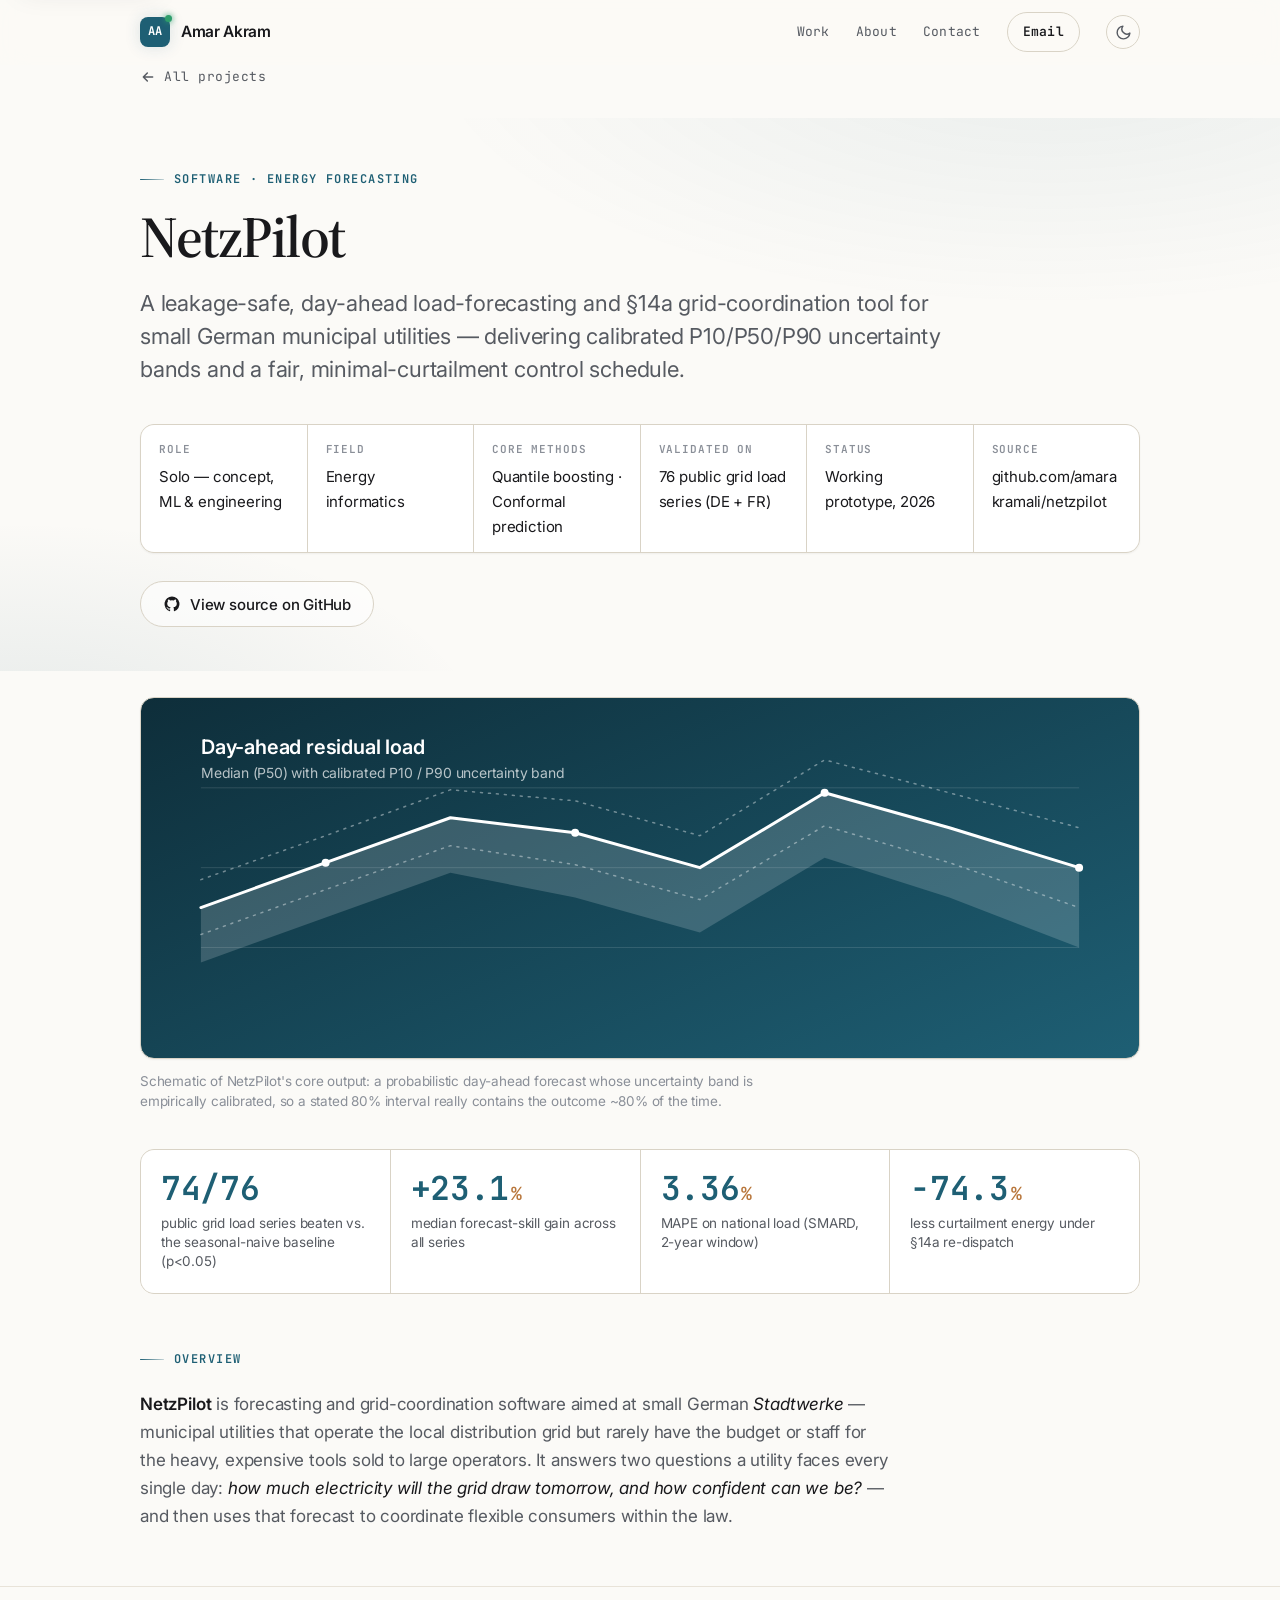
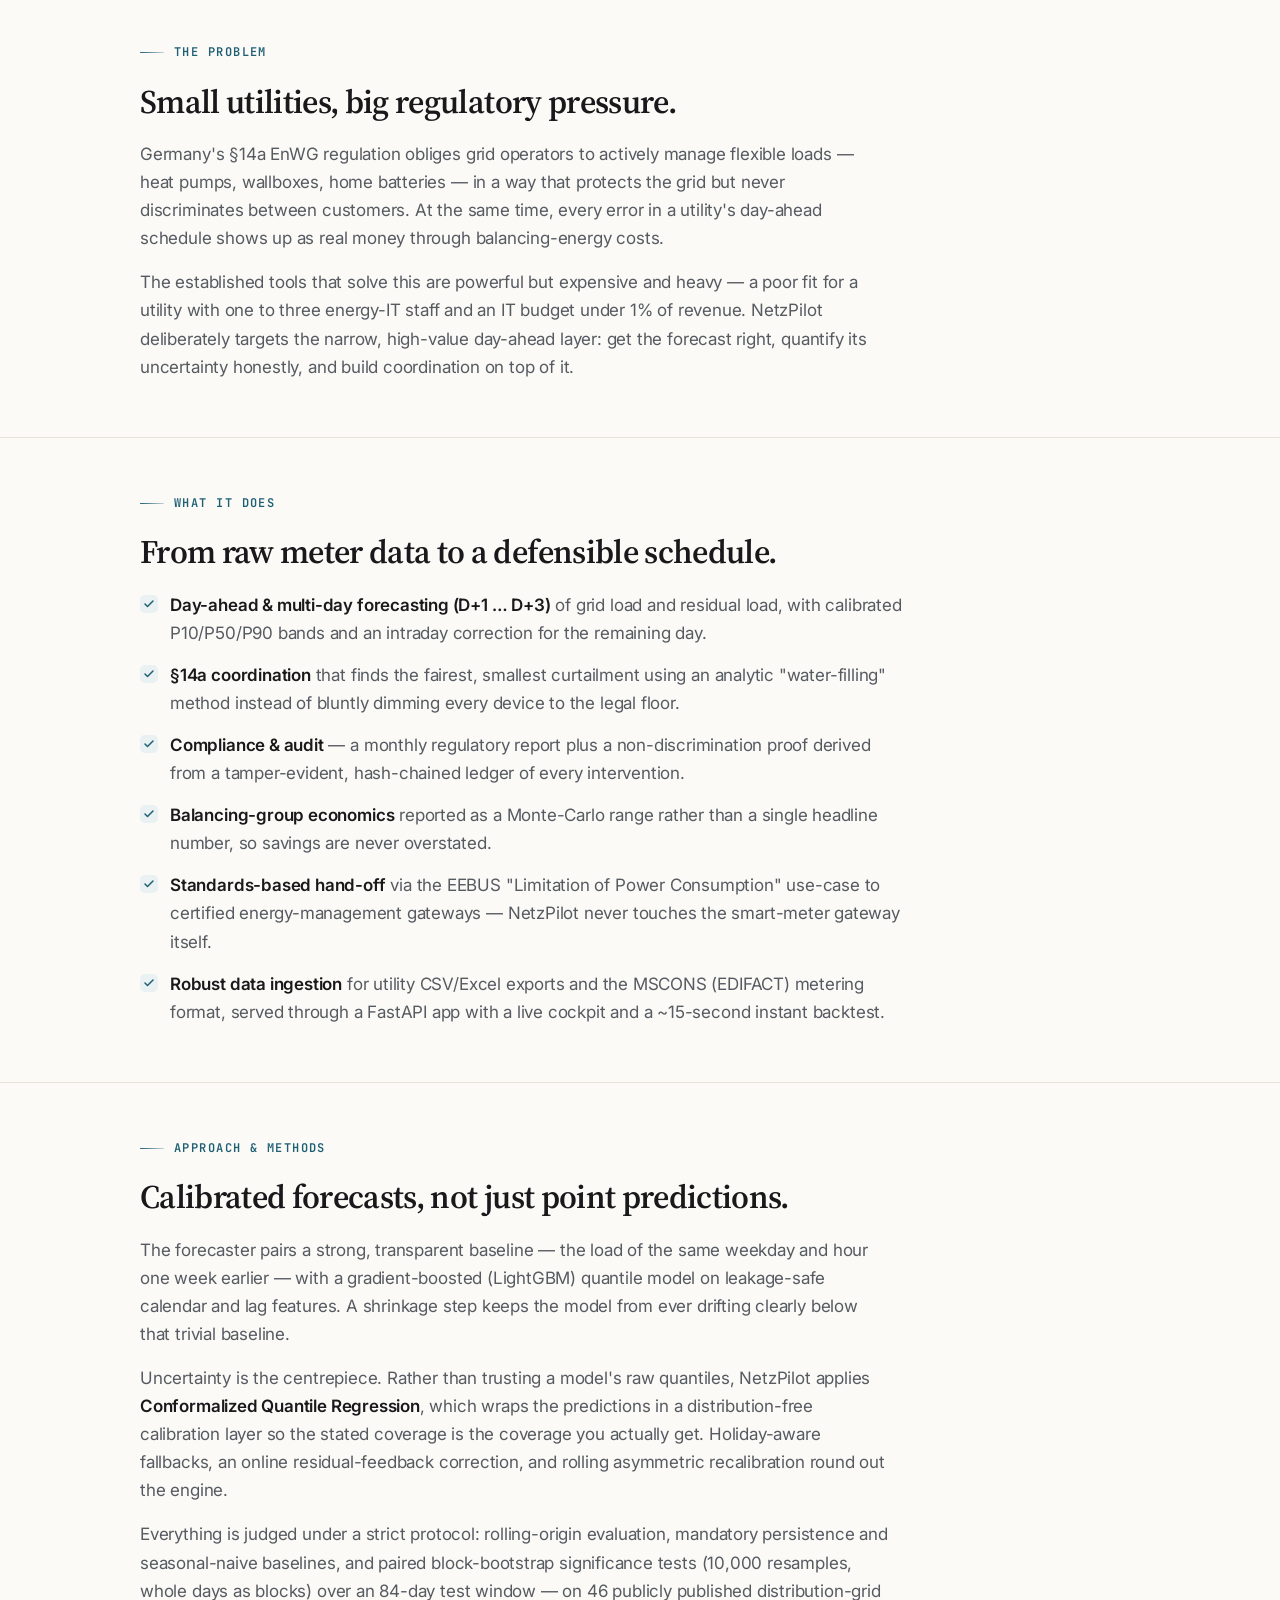
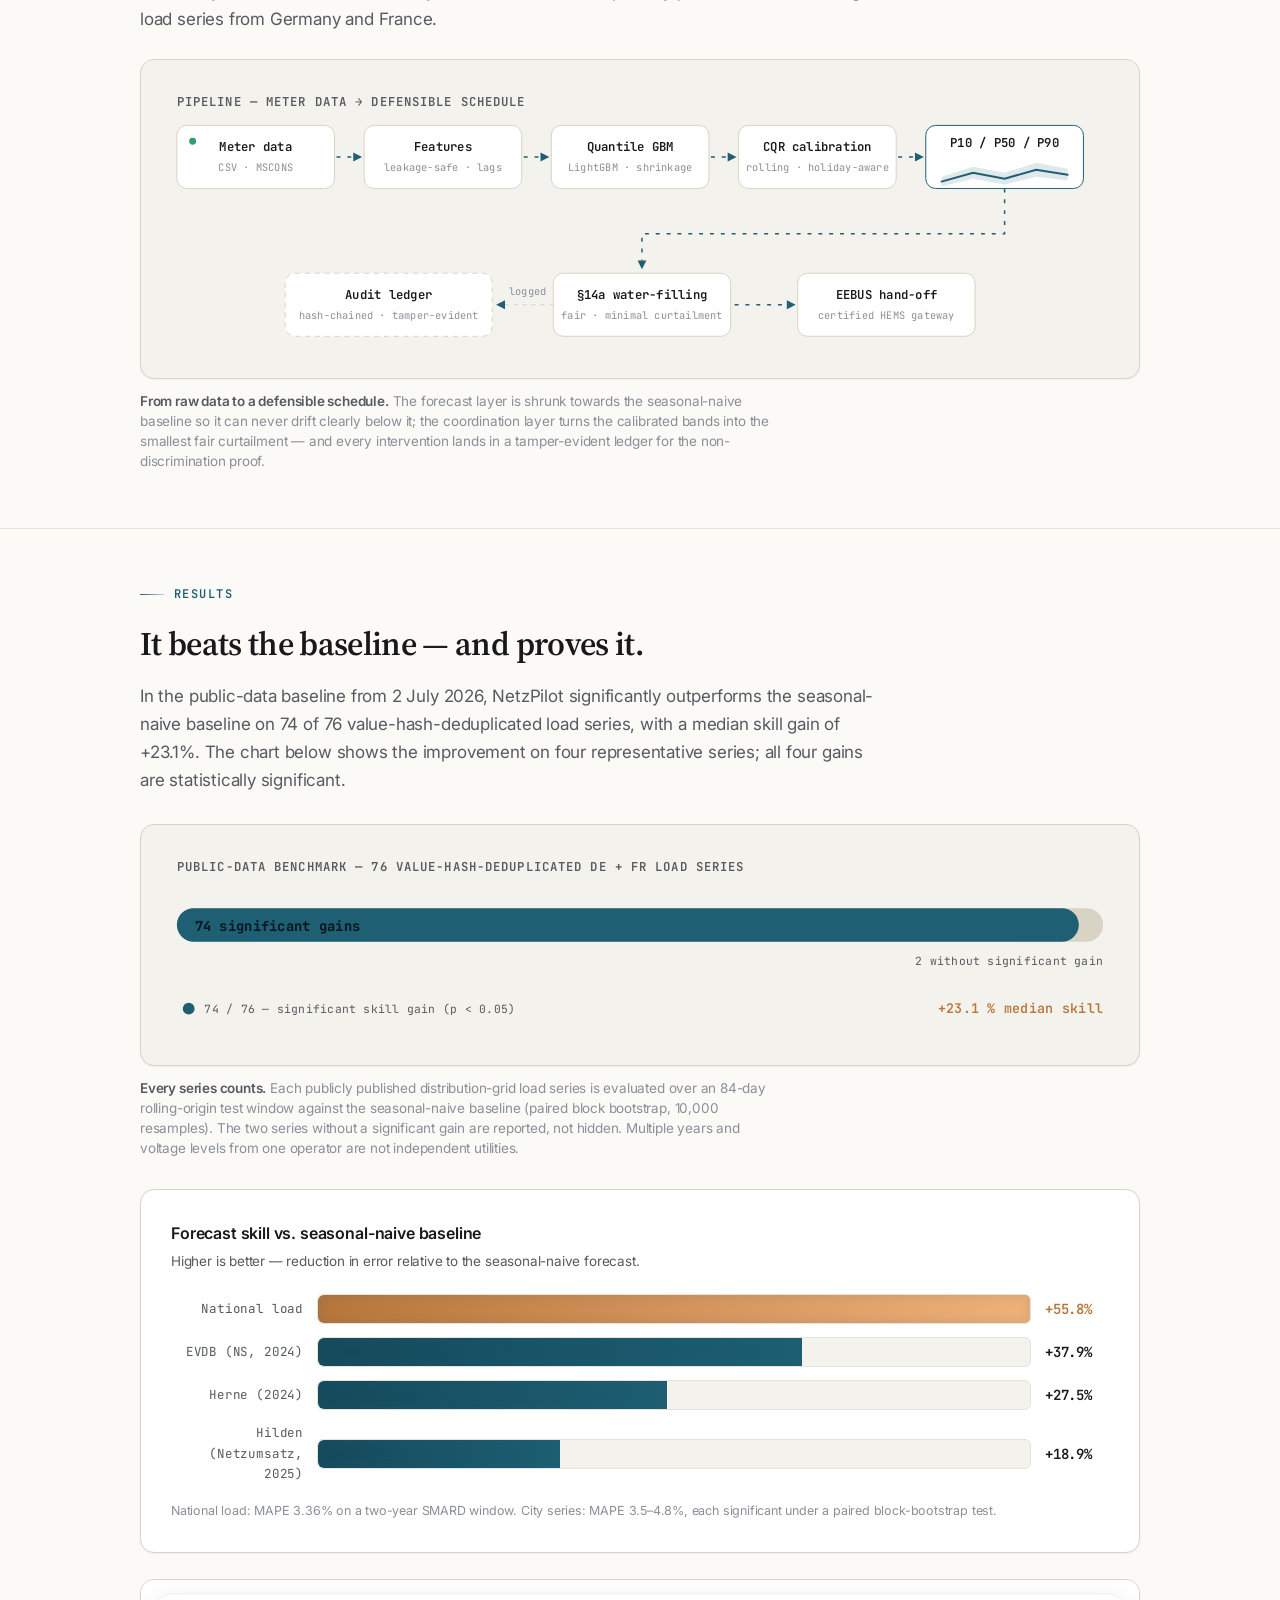
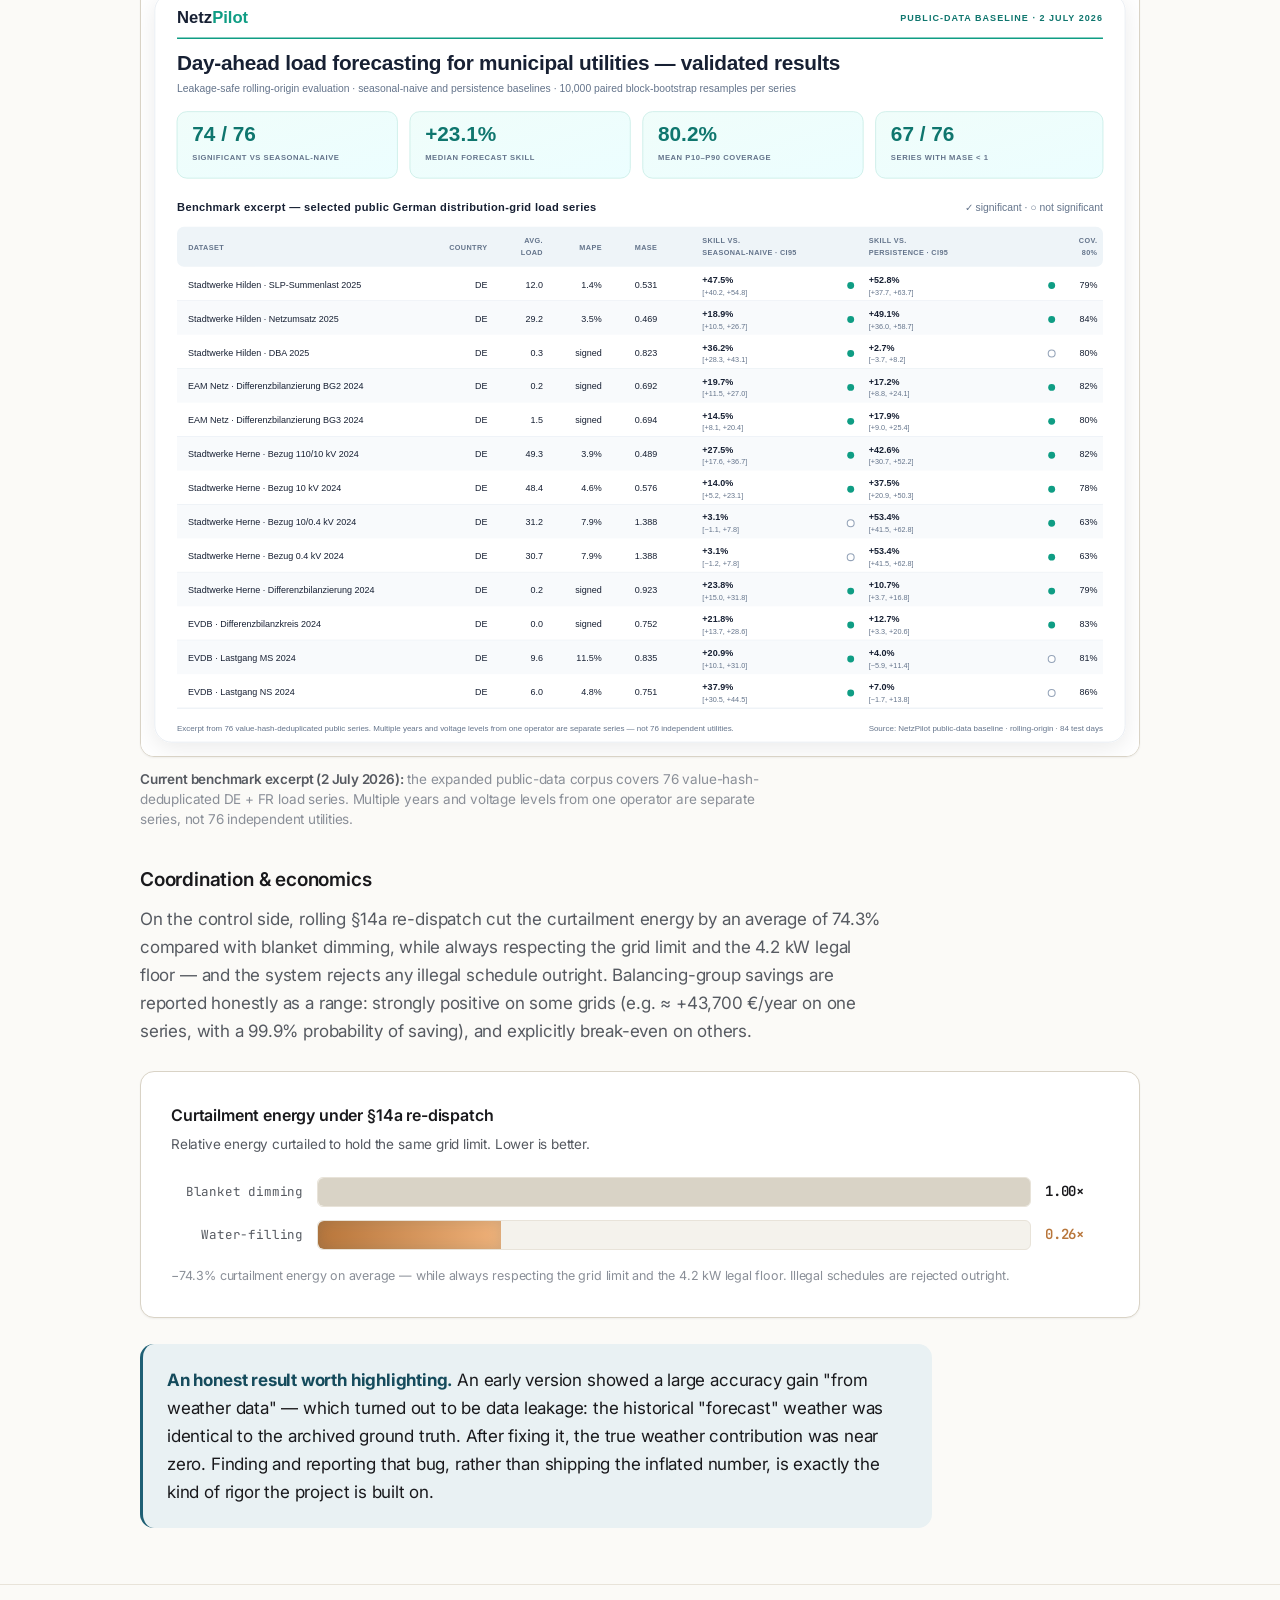
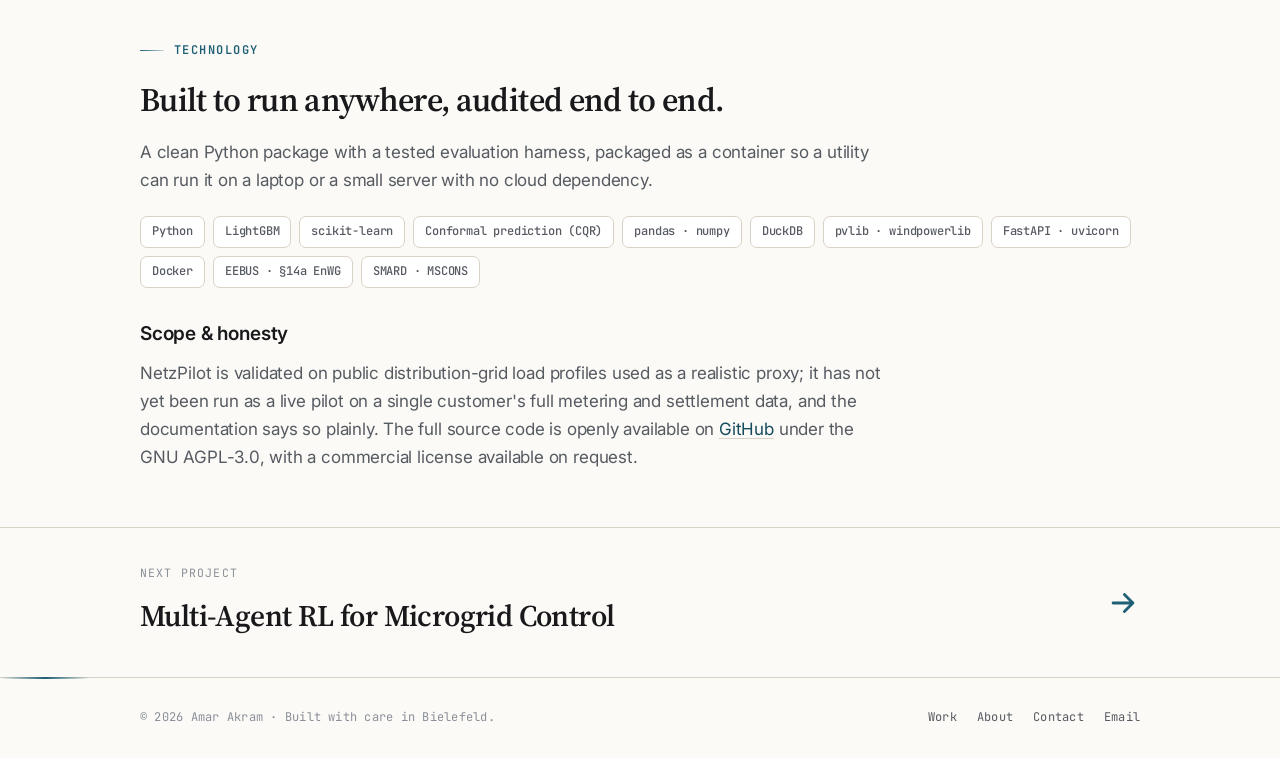
<file: projects/netzpilot.html>
<!DOCTYPE html>
<html lang="en">
<head>
  <meta charset="UTF-8" />
  <meta name="viewport" content="width=device-width, initial-scale=1.0" />
  <title>NetzPilot — Day-ahead forecasting &amp; §14a coordination · Amar Akram</title>
  <meta name="description" content="NetzPilot: a leakage-safe day-ahead load-forecasting and §14a grid-coordination tool for small municipal utilities, with calibrated P10/P50/P90 uncertainty bands. Significantly beats the seasonal-naive baseline on 74 of 76 public grid load series." />
  <meta name="author" content="Amar Akram" />
  <meta name="theme-color" content="#0A0E14" />
  <link rel="canonical" href="https://amarakramali.github.io/projects/netzpilot.html" />
  <meta property="og:type" content="article" />
  <meta property="og:url" content="https://amarakramali.github.io/projects/netzpilot.html" />
  <meta property="og:title" content="NetzPilot — Day-ahead forecasting &amp; §14a coordination" />
  <meta property="og:description" content="Leakage-safe day-ahead load forecasting with calibrated P10/P50/P90 bands and fair §14a curtailment — significantly beats the seasonal-naive baseline on 74 of 76 public grid load series." />
  <meta property="og:image" content="https://amarakramali.github.io/assets/og-cover.png" />
  <meta property="og:image:alt" content="Amar Akram — Smart Grids &amp; Machine Learning portfolio" />
  <meta property="og:image:width" content="1200" />
  <meta property="og:image:height" content="630" />
  <meta name="twitter:card" content="summary_large_image" />
  <meta name="twitter:image" content="https://amarakramali.github.io/assets/og-cover.png" />
  <link rel="icon" href="data:image/svg+xml,%3Csvg xmlns='http://www.w3.org/2000/svg' viewBox='0 0 32 32'%3E%3Crect width='32' height='32' rx='8' fill='%231E5F74'/%3E%3Ctext x='16' y='22' font-family='Georgia,serif' font-size='16' font-weight='700' fill='white' text-anchor='middle'%3EA%3C/text%3E%3C/svg%3E" />
  <link rel="preconnect" href="https://fonts.googleapis.com" />
  <link rel="preconnect" href="https://fonts.gstatic.com" crossorigin />
  <link href="https://fonts.googleapis.com/css2?family=Inter:wght@400;500;600;700&family=JetBrains+Mono:wght@500;600&family=Source+Serif+4:opsz,wght@8..60,400;8..60,500;8..60,600&display=swap" rel="stylesheet" />
  <link rel="stylesheet" href="../css/style.css?v=28" />
  <script>
    (function () {
      try {
        var t = localStorage.getItem('theme');
        if (!t) t = window.matchMedia('(prefers-color-scheme: light)').matches ? 'light' : 'dark';
        document.documentElement.setAttribute('data-theme', t);
      } catch (e) { document.documentElement.setAttribute('data-theme', 'dark'); }
      document.documentElement.classList.add('js');
    })();
  </script>
</head>
<body>

  <a class="skip-link" href="#top">Skip to main content</a>
  <header class="nav">
    <div class="wrap nav__inner">
      <a class="brand" href="../index.html#top" aria-label="Amar Akram — home">
        <span class="brand__mark">AA</span>
        <span class="brand__name">Amar Akram</span>
      </a>
      <nav class="nav__links" aria-label="Primary">
        <a href="../index.html#work">Work</a>
        <a href="../index.html#about">About</a>
        <a href="../index.html#contact">Contact</a>
        <a class="nav__cta" href="mailto:amarakramali@gmail.com">Email</a>
        <button class="theme-toggle" type="button" aria-label="Toggle dark / light theme" aria-pressed="false" title="Toggle theme">
          <svg class="icon-sun" viewBox="0 0 24 24" fill="none" stroke="currentColor" stroke-width="2" stroke-linecap="round" stroke-linejoin="round"><circle cx="12" cy="12" r="4"/><path d="M12 2v2M12 20v2M4.9 4.9l1.4 1.4M17.7 17.7l1.4 1.4M2 12h2M20 12h2M4.9 19.1l1.4-1.4M17.7 6.3l1.4-1.4"/></svg>
          <svg class="icon-moon" viewBox="0 0 24 24" fill="none" stroke="currentColor" stroke-width="2" stroke-linecap="round" stroke-linejoin="round"><path d="M21 12.8A9 9 0 1 1 11.2 3a7 7 0 0 0 9.8 9.8z"/></svg>
        </button>
      </nav>
    </div>
  </header>

  <main id="top" tabindex="-1">
    <div class="wrap">
      <a class="backlink" href="../index.html#work">
        <svg width="16" height="16" viewBox="0 0 24 24" fill="none" stroke="currentColor" stroke-width="2.2" stroke-linecap="round" stroke-linejoin="round"><path d="M19 12H5M11 18l-6-6 6-6"/></svg>
        All projects
      </a>
    </div>

    <!-- HERO -->
    <section class="detail-hero">
      <div class="wrap">
        <p class="detail-hero__cat">Software · Energy forecasting</p>
        <h1>NetzPilot</h1>
        <p class="detail-hero__sub">
          A leakage-safe, day-ahead load-forecasting and §14a grid-coordination tool for small German
          municipal utilities — delivering calibrated P10/P50/P90 uncertainty bands and a fair,
          minimal-curtailment control schedule.
        </p>

        <dl class="meta-row">
          <div><dt>Role</dt><dd>Solo — concept, ML &amp; engineering</dd></div>
          <div><dt>Field</dt><dd>Energy informatics</dd></div>
          <div><dt>Core methods</dt><dd>Quantile boosting · Conformal prediction</dd></div>
          <div><dt>Validated on</dt><dd>76 public grid load series (DE + FR)</dd></div>
          <div><dt>Status</dt><dd>Working prototype, 2026</dd></div>
          <div><dt>Source</dt><dd><a href="https://github.com/amarakramali/netzpilot" target="_blank" rel="noopener">github.com/amarakramali/netzpilot</a></dd></div>
        </dl>

        <div class="hero__actions" style="margin-top:28px">
          <a class="btn btn--ghost" href="https://github.com/amarakramali/netzpilot" target="_blank" rel="noopener">
            <svg width="18" height="18" viewBox="0 0 24 24" fill="currentColor" aria-hidden="true"><path d="M12 2A10 10 0 0 0 8.84 21.5c.5.09.66-.22.66-.48v-1.7c-2.78.6-3.37-1.34-3.37-1.34-.45-1.16-1.11-1.47-1.11-1.47-.91-.62.07-.6.07-.6 1 .07 1.53 1.03 1.53 1.03.9 1.52 2.34 1.08 2.91.83.09-.65.35-1.09.63-1.34-2.22-.25-4.55-1.11-4.55-4.94 0-1.09.39-1.98 1.03-2.68-.1-.25-.45-1.27.1-2.65 0 0 .84-.27 2.75 1.02a9.5 9.5 0 0 1 5 0c1.91-1.29 2.75-1.02 2.75-1.02.55 1.38.2 2.4.1 2.65.64.7 1.03 1.59 1.03 2.68 0 3.84-2.34 4.69-4.57 4.94.36.31.68.92.68 1.85v2.74c0 .27.16.58.67.48A10 10 0 0 0 12 2z"/></svg>
            View source on GitHub
          </a>
        </div>
      </div>
    </section>

    <!-- LEAD VISUAL -->
    <div class="wrap">
      <figure class="figure reveal">
        <div class="figure__frame" style="background:linear-gradient(157deg,#0E2E3A 0%,#1E5F74 100%)">
          <svg viewBox="0 0 1000 360" width="100%" role="img" aria-label="Illustration of a calibrated day-ahead load forecast with a P10–P90 uncertainty band around the median">
            <g stroke="rgba(255,255,255,.13)" stroke-width="1">
              <line x1="60" y1="90" x2="940" y2="90"/><line x1="60" y1="170" x2="940" y2="170"/><line x1="60" y1="250" x2="940" y2="250"/>
            </g>
            <path d="M60,210 L185,165 L310,120 L435,135 L560,170 L685,95 L810,130 L940,170 L940,250 L810,200 L685,160 L560,235 L435,200 L310,175 L185,220 L60,265 Z" fill="rgba(255,255,255,.17)"/>
            <path d="M60,237 L185,192 L310,148 L435,167 L560,202 L685,128 L810,165 L940,210" fill="none" stroke="rgba(255,255,255,.4)" stroke-width="1.5" stroke-dasharray="2 6" stroke-linecap="round"/>
            <path d="M60,182 L185,138 L310,92 L435,103 L560,138 L685,62 L810,95 L940,130" fill="none" stroke="rgba(255,255,255,.4)" stroke-width="1.5" stroke-dasharray="2 6" stroke-linecap="round"/>
            <path d="M60,210 L185,165 L310,120 L435,135 L560,170 L685,95 L810,130 L940,170" fill="none" stroke="#FFFFFF" stroke-width="3" stroke-linecap="round" stroke-linejoin="round"/>
            <g fill="#FFFFFF"><circle cx="185" cy="165" r="4"/><circle cx="435" cy="135" r="4"/><circle cx="685" cy="95" r="4"/><circle cx="940" cy="170" r="4"/></g>
            <text x="60" y="56" fill="#FFFFFF" font-family="Inter,sans-serif" font-size="20" font-weight="600">Day-ahead residual load</text>
            <text x="60" y="80" fill="rgba(255,255,255,.7)" font-family="Inter,sans-serif" font-size="14">Median (P50) with calibrated P10 / P90 uncertainty band</text>
          </svg>
        </div>
        <figcaption>Schematic of NetzPilot's core output: a probabilistic day-ahead forecast whose uncertainty band is empirically calibrated, so a stated 80% interval really contains the outcome ~80% of the time.</figcaption>
      </figure>
    </div>

    <!-- STATS -->
    <div class="wrap" style="margin-top:38px">
      <div class="stats reveal">
        <div class="stat"><div class="stat__num">74/76</div><div class="stat__label">public grid load series beaten vs. the seasonal-naive baseline (p&lt;0.05)</div></div>
        <div class="stat"><div class="stat__num">+23.1<small>%</small></div><div class="stat__label">median forecast-skill gain across all series</div></div>
        <div class="stat"><div class="stat__num">3.36<small>%</small></div><div class="stat__label">MAPE on national load (SMARD, 2-year window)</div></div>
        <div class="stat"><div class="stat__num">−74.3<small>%</small></div><div class="stat__label">less curtailment energy under §14a re-dispatch</div></div>
      </div>
    </div>

    <!-- OVERVIEW -->
    <section class="block">
      <div class="wrap">
        <p class="block__label">Overview</p>
        <div class="prose reveal">
          <p>
            <strong>NetzPilot</strong> is forecasting and grid-coordination software aimed at small German
            <em>Stadtwerke</em> — municipal utilities that operate the local distribution grid but rarely have
            the budget or staff for the heavy, expensive tools sold to large operators. It answers two
            questions a utility faces every single day: <em>how much electricity will the grid draw tomorrow,
            and how confident can we be?</em> — and then uses that forecast to coordinate flexible consumers
            within the law.
          </p>
        </div>
      </div>
    </section>

    <!-- PROBLEM -->
    <section class="block">
      <div class="wrap">
        <p class="block__label">The problem</p>
        <h2>Small utilities, big regulatory pressure.</h2>
        <div class="prose reveal">
          <p>
            Germany's §14a EnWG regulation obliges grid operators to actively manage flexible loads — heat
            pumps, wallboxes, home batteries — in a way that protects the grid but never discriminates between
            customers. At the same time, every error in a utility's day-ahead schedule shows up as real money
            through balancing-energy costs.
          </p>
          <p>
            The established tools that solve this are powerful but expensive and heavy — a poor fit for a
            utility with one to three energy-IT staff and an IT budget under 1% of revenue. NetzPilot
            deliberately targets the narrow, high-value day-ahead layer: get the forecast right, quantify its
            uncertainty honestly, and build coordination on top of it.
          </p>
        </div>
      </div>
    </section>

    <!-- WHAT IT DOES -->
    <section class="block">
      <div class="wrap">
        <p class="block__label">What it does</p>
        <h2>From raw meter data to a defensible schedule.</h2>
        <div class="prose reveal">
          <ul class="keylist">
            <li><strong>Day-ahead &amp; multi-day forecasting (D+1 … D+3)</strong> of grid load and residual load, with calibrated P10/P50/P90 bands and an intraday correction for the remaining day.</li>
            <li><strong>§14a coordination</strong> that finds the fairest, smallest curtailment using an analytic "water-filling" method instead of bluntly dimming every device to the legal floor.</li>
            <li><strong>Compliance &amp; audit</strong> — a monthly regulatory report plus a non-discrimination proof derived from a tamper-evident, hash-chained ledger of every intervention.</li>
            <li><strong>Balancing-group economics</strong> reported as a Monte-Carlo range rather than a single headline number, so savings are never overstated.</li>
            <li><strong>Standards-based hand-off</strong> via the EEBUS "Limitation of Power Consumption" use-case to certified energy-management gateways — NetzPilot never touches the smart-meter gateway itself.</li>
            <li><strong>Robust data ingestion</strong> for utility CSV/Excel exports and the MSCONS (EDIFACT) metering format, served through a FastAPI app with a live cockpit and a ~15-second instant backtest.</li>
          </ul>
        </div>
      </div>
    </section>

    <!-- APPROACH -->
    <section class="block">
      <div class="wrap">
        <p class="block__label">Approach &amp; methods</p>
        <h2>Calibrated forecasts, not just point predictions.</h2>
        <div class="prose reveal">
          <p>
            The forecaster pairs a strong, transparent baseline — the load of the same weekday and hour one
            week earlier — with a gradient-boosted (LightGBM) quantile model on leakage-safe calendar and lag
            features. A shrinkage step keeps the model from ever drifting clearly below that trivial baseline.
          </p>
          <p>
            Uncertainty is the centrepiece. Rather than trusting a model's raw quantiles, NetzPilot applies
            <strong>Conformalized Quantile Regression</strong>, which wraps the predictions in a
            distribution-free calibration layer so the stated coverage is the coverage you actually get.
            Holiday-aware fallbacks, an online residual-feedback correction, and rolling asymmetric
            recalibration round out the engine.
          </p>
          <p>
            Everything is judged under a strict protocol: rolling-origin evaluation, mandatory persistence and
            seasonal-naive baselines, and paired block-bootstrap significance tests (10,000 resamples, whole
            days as blocks) over an 84-day test window — on 46 publicly published distribution-grid load
            series from Germany and France.
          </p>
        </div>

        <figure class="figure reveal">
          <div class="figure__frame figure__frame--pad">
            <svg class="rsvg" viewBox="0 0 960 270" role="img" aria-label="NetzPilot pipeline: meter data, leakage-safe features, quantile gradient boosting and conformal calibration produce P10/P50/P90 bands, which feed a fair water-filling curtailment that is handed off via EEBUS — with every intervention logged to a hash-chained audit ledger.">
              <text class="t-title" x="10" y="20">Pipeline — meter data &#8594; defensible schedule</text>
              <!-- stage boxes -->
              <g>
                <rect class="box" x="10" y="40" width="160" height="64" rx="10"/>
                <circle class="f-success" cx="26" cy="56" r="3.5"/>
                <text class="t-ink" x="90" y="66" text-anchor="middle">Meter data</text>
                <text class="t-faint" x="90" y="86" text-anchor="middle">CSV &#183; MSCONS</text>
              </g>
              <path class="s-acc flow" fill="none" stroke-width="1.5" d="M172,72 H189"/>
              <path class="f-acc" d="M198,72 l-9,-4.5 v9 z"/>
              <g>
                <rect class="box" x="200" y="40" width="160" height="64" rx="10"/>
                <text class="t-ink" x="280" y="66" text-anchor="middle">Features</text>
                <text class="t-faint" x="280" y="86" text-anchor="middle">leakage-safe &#183; lags</text>
              </g>
              <path class="s-acc flow" fill="none" stroke-width="1.5" d="M362,72 H379"/>
              <path class="f-acc" d="M388,72 l-9,-4.5 v9 z"/>
              <g>
                <rect class="box" x="390" y="40" width="160" height="64" rx="10"/>
                <text class="t-ink" x="470" y="66" text-anchor="middle">Quantile GBM</text>
                <text class="t-faint" x="470" y="86" text-anchor="middle">LightGBM &#183; shrinkage</text>
              </g>
              <path class="s-acc flow" fill="none" stroke-width="1.5" d="M552,72 H569"/>
              <path class="f-acc" d="M578,72 l-9,-4.5 v9 z"/>
              <g>
                <rect class="box" x="580" y="40" width="160" height="64" rx="10"/>
                <text class="t-ink" x="660" y="66" text-anchor="middle">CQR calibration</text>
                <text class="t-faint" x="660" y="86" text-anchor="middle">rolling &#183; holiday-aware</text>
              </g>
              <path class="s-acc flow" fill="none" stroke-width="1.5" d="M742,72 H759"/>
              <path class="f-acc" d="M768,72 l-9,-4.5 v9 z"/>
              <g>
                <rect class="box box--acc" x="770" y="40" width="160" height="64" rx="10"/>
                <text class="t-ink" x="850" y="62" text-anchor="middle">P10 / P50 / P90</text>
                <path class="f-band" d="M786,92 L818,82 L850,88 L882,78 L914,84 L914,96 L882,92 L850,100 L818,94 L786,102 Z"/>
                <path class="s-acc" fill="none" stroke-width="2" stroke-linecap="round" d="M786,97 L818,88 L850,94 L882,85 L914,90"/>
              </g>
              <!-- elbow down to coordination row -->
              <path class="s-acc flow" fill="none" stroke-width="1.5" d="M850,104 V150 H482 V177"/>
              <path class="f-acc" d="M482,186 l-4.5,-9 h9 z"/>
              <g>
                <rect class="box" x="392" y="190" width="180" height="64" rx="10"/>
                <text class="t-ink" x="482" y="216" text-anchor="middle">&#167;14a water-filling</text>
                <text class="t-faint" x="482" y="236" text-anchor="middle">fair &#183; minimal curtailment</text>
              </g>
              <path class="s-acc flow" fill="none" stroke-width="1.5" d="M576,222 H629"/>
              <path class="f-acc" d="M638,222 l-9,-4.5 v9 z"/>
              <g>
                <rect class="box" x="640" y="190" width="180" height="64" rx="10"/>
                <text class="t-ink" x="730" y="216" text-anchor="middle">EEBUS hand-off</text>
                <text class="t-faint" x="730" y="236" text-anchor="middle">certified HEMS gateway</text>
              </g>
              <!-- audit ledger side-chip -->
              <path class="s-line" fill="none" stroke-dasharray="4 5" d="M392,222 H342"/>
              <path class="f-acc" d="M334,222 l9,-4.5 v9 z"/>
              <text class="t-faint" x="366" y="212" text-anchor="middle">logged</text>
              <g>
                <rect class="box" x="120" y="190" width="210" height="64" rx="10" stroke-dasharray="5 5"/>
                <text class="t-ink" x="225" y="216" text-anchor="middle">Audit ledger</text>
                <text class="t-faint" x="225" y="236" text-anchor="middle">hash-chained &#183; tamper-evident</text>
              </g>
            </svg>
          </div>
          <figcaption><b>From raw data to a defensible schedule.</b> The forecast layer is shrunk towards the
            seasonal-naive baseline so it can never drift clearly below it; the coordination layer turns the
            calibrated bands into the smallest fair curtailment — and every intervention lands in a
            tamper-evident ledger for the non-discrimination proof.</figcaption>
        </figure>
      </div>
    </section>

    <!-- RESULTS -->
    <section class="block">
      <div class="wrap">
        <p class="block__label">Results</p>
        <h2>It beats the baseline — and proves it.</h2>
        <div class="prose reveal" style="margin-bottom:30px">
          <p>
            In the public-data baseline from 2 July 2026, NetzPilot significantly outperforms the
            seasonal-naive baseline on 74 of 76 value-hash-deduplicated load series, with a median skill gain
            of +23.1%. The chart below shows the improvement on four representative series; all four gains are
            statistically significant.
          </p>
        </div>

        <figure class="figure reveal" style="margin:0 0 30px">
          <div class="figure__frame figure__frame--pad">
            <svg class="rsvg" viewBox="0 0 960 190" role="img" aria-label="Benchmark of 76 public load series: 74 significantly outperform the seasonal-naive baseline and 2 show no significant gain. Median skill gain is 23.1 percent.">
              <text class="t-title" x="10" y="20">Public-data benchmark — 76 value-hash-deduplicated DE + FR load series</text>
              <rect class="f-mutedfill" x="10" y="58" width="940" height="34" rx="17"/>
              <rect class="f-acc dotglow" x="10" y="58" width="915.3" height="34" rx="17"/>
              <text x="28" y="81" fill="#07151c" font-size="14" font-weight="700">74 significant gains</text>
              <text class="t-muted" x="950" y="116" text-anchor="end">2 without significant gain</text>
              <circle class="f-acc" cx="22" cy="160" r="6"/>
              <text class="t-muted" x="38" y="164">74 / 76 — significant skill gain (p &lt; 0.05)</text>
              <text class="t-copper" x="950" y="164" text-anchor="end">+23.1 % median skill</text>
            </svg>
          </div>
          <figcaption><b>Every series counts.</b> Each publicly published distribution-grid load series is
            evaluated over an 84-day rolling-origin test window against the seasonal-naive baseline (paired
            block bootstrap, 10,000 resamples). The two series without a significant gain are reported, not
            hidden. Multiple years and voltage levels from one operator are not independent utilities.</figcaption>
        </figure>

        <div class="chart-card reveal">
          <h3>Forecast skill vs. seasonal-naive baseline</h3>
          <p class="cc-sub">Higher is better — reduction in error relative to the seasonal-naive forecast.</p>
          <div class="bar-row">
            <span class="bar-row__label">National load</span>
            <span class="bar-track"><span class="bar-fill bar-fill--best" style="width:100%"></span></span>
            <span class="bar-row__val best">+55.8%</span>
          </div>
          <div class="bar-row">
            <span class="bar-row__label">EVDB (NS, 2024)</span>
            <span class="bar-track"><span class="bar-fill" style="width:68%"></span></span>
            <span class="bar-row__val">+37.9%</span>
          </div>
          <div class="bar-row">
            <span class="bar-row__label">Herne (2024)</span>
            <span class="bar-track"><span class="bar-fill" style="width:49%"></span></span>
            <span class="bar-row__val">+27.5%</span>
          </div>
          <div class="bar-row">
            <span class="bar-row__label">Hilden (Netzumsatz, 2025)</span>
            <span class="bar-track"><span class="bar-fill" style="width:34%"></span></span>
            <span class="bar-row__val">+18.9%</span>
          </div>
          <p class="cc-foot">National load: MAPE 3.36% on a two-year SMARD window. City series: MAPE 3.5–4.8%, each significant under a paired block-bootstrap test.</p>
        </div>

        <figure class="figure reveal">
          <div class="figure__frame">
            <img src="../assets/netzpilot/benchmark-2026-07.svg" alt="Current NetzPilot benchmark showing 74 of 76 public load series significantly better than the seasonal-naive baseline" loading="lazy" width="1440" height="1120" />
          </div>
          <figcaption><b>Current benchmark excerpt (2 July 2026):</b> the expanded public-data corpus covers 76 value-hash-deduplicated DE + FR load series. Multiple years and voltage levels from one operator are separate series, not 76 independent utilities.</figcaption>
        </figure>

        <div class="prose reveal" style="margin-top:34px">
          <h3>Coordination &amp; economics</h3>
          <p>
            On the control side, rolling §14a re-dispatch cut the curtailment energy by an average of 74.3%
            compared with blanket dimming, while always respecting the grid limit and the 4.2 kW legal floor —
            and the system rejects any illegal schedule outright. Balancing-group savings are reported
            honestly as a range: strongly positive on some grids (e.g. ≈ +43,700 €/year on one series, with a
            99.9% probability of saving), and explicitly break-even on others.
          </p>
        </div>

        <div class="chart-card reveal" style="margin-top:26px">
          <h3>Curtailment energy under &#167;14a re-dispatch</h3>
          <p class="cc-sub">Relative energy curtailed to hold the same grid limit. Lower is better.</p>
          <div class="bar-row">
            <span class="bar-row__label">Blanket dimming</span>
            <span class="bar-track"><span class="bar-fill bar-fill--muted" style="width:100%"></span></span>
            <span class="bar-row__val">1.00&#215;</span>
          </div>
          <div class="bar-row">
            <span class="bar-row__label">Water-filling</span>
            <span class="bar-track"><span class="bar-fill bar-fill--best" style="width:25.7%"></span></span>
            <span class="bar-row__val best">0.26&#215;</span>
          </div>
          <p class="cc-foot">&#8722;74.3% curtailment energy on average — while always respecting the grid limit and the 4.2 kW legal floor. Illegal schedules are rejected outright.</p>
        </div>

        <div class="callout reveal">
          <p>
            <strong>An honest result worth highlighting.</strong> An early version showed a large accuracy
            gain "from weather data" — which turned out to be data leakage: the historical "forecast" weather
            was identical to the archived ground truth. After fixing it, the true weather contribution was
            near zero. Finding and reporting that bug, rather than shipping the inflated number, is exactly
            the kind of rigor the project is built on.
          </p>
        </div>
      </div>
    </section>

    <!-- TECH -->
    <section class="block">
      <div class="wrap">
        <p class="block__label">Technology</p>
        <h2>Built to run anywhere, audited end to end.</h2>
        <div class="prose reveal" style="margin-bottom:22px">
          <p>
            A clean Python package with a tested evaluation harness, packaged as a container so a utility can
            run it on a laptop or a small server with no cloud dependency.
          </p>
        </div>
        <div class="tags reveal">
          <span class="tag">Python</span><span class="tag">LightGBM</span><span class="tag">scikit-learn</span><span class="tag">Conformal prediction (CQR)</span><span class="tag">pandas · numpy</span><span class="tag">DuckDB</span><span class="tag">pvlib · windpowerlib</span><span class="tag">FastAPI · uvicorn</span><span class="tag">Docker</span><span class="tag">EEBUS · §14a EnWG</span><span class="tag">SMARD · MSCONS</span>
        </div>
        <div class="prose reveal" style="margin-top:30px">
          <h3>Scope &amp; honesty</h3>
          <p>
            NetzPilot is validated on public distribution-grid load profiles used as a realistic proxy; it has
            not yet been run as a live pilot on a single customer's full metering and settlement data, and the
            documentation says so plainly. The full source code is openly available on
            <a href="https://github.com/amarakramali/netzpilot" target="_blank" rel="noopener">GitHub</a>
            under the GNU AGPL-3.0, with a commercial license available on request.
          </p>
        </div>
      </div>
    </section>

    <!-- NEXT -->
    <nav class="next-project">
      <div class="wrap">
        <a href="microgrid-rl.html">
          <span>
            <div class="np-label">Next project</div>
            <div class="np-title">Multi-Agent RL for Microgrid Control</div>
          </span>
          <svg class="np-arrow" width="34" height="34" viewBox="0 0 24 24" fill="none" stroke="currentColor" stroke-width="2" stroke-linecap="round" stroke-linejoin="round"><path d="M5 12h14M13 6l6 6-6 6"/></svg>
        </a>
      </div>
    </nav>
  </main>

  <footer class="footer">
    <div class="wrap footer__inner">
      <small>© <span data-year>2026</span> Amar Akram · Built with care in Bielefeld.</small>
      <nav class="footer__nav" aria-label="Footer">
        <a href="../index.html#work">Work</a>
        <a href="../index.html#about">About</a>
        <a href="../index.html#contact">Contact</a>
        <a href="mailto:amarakramali@gmail.com">Email</a>
      </nav>
    </div>
  </footer>

  <script src="../js/main.js?v=7"></script>
</body>
</html>
</file>
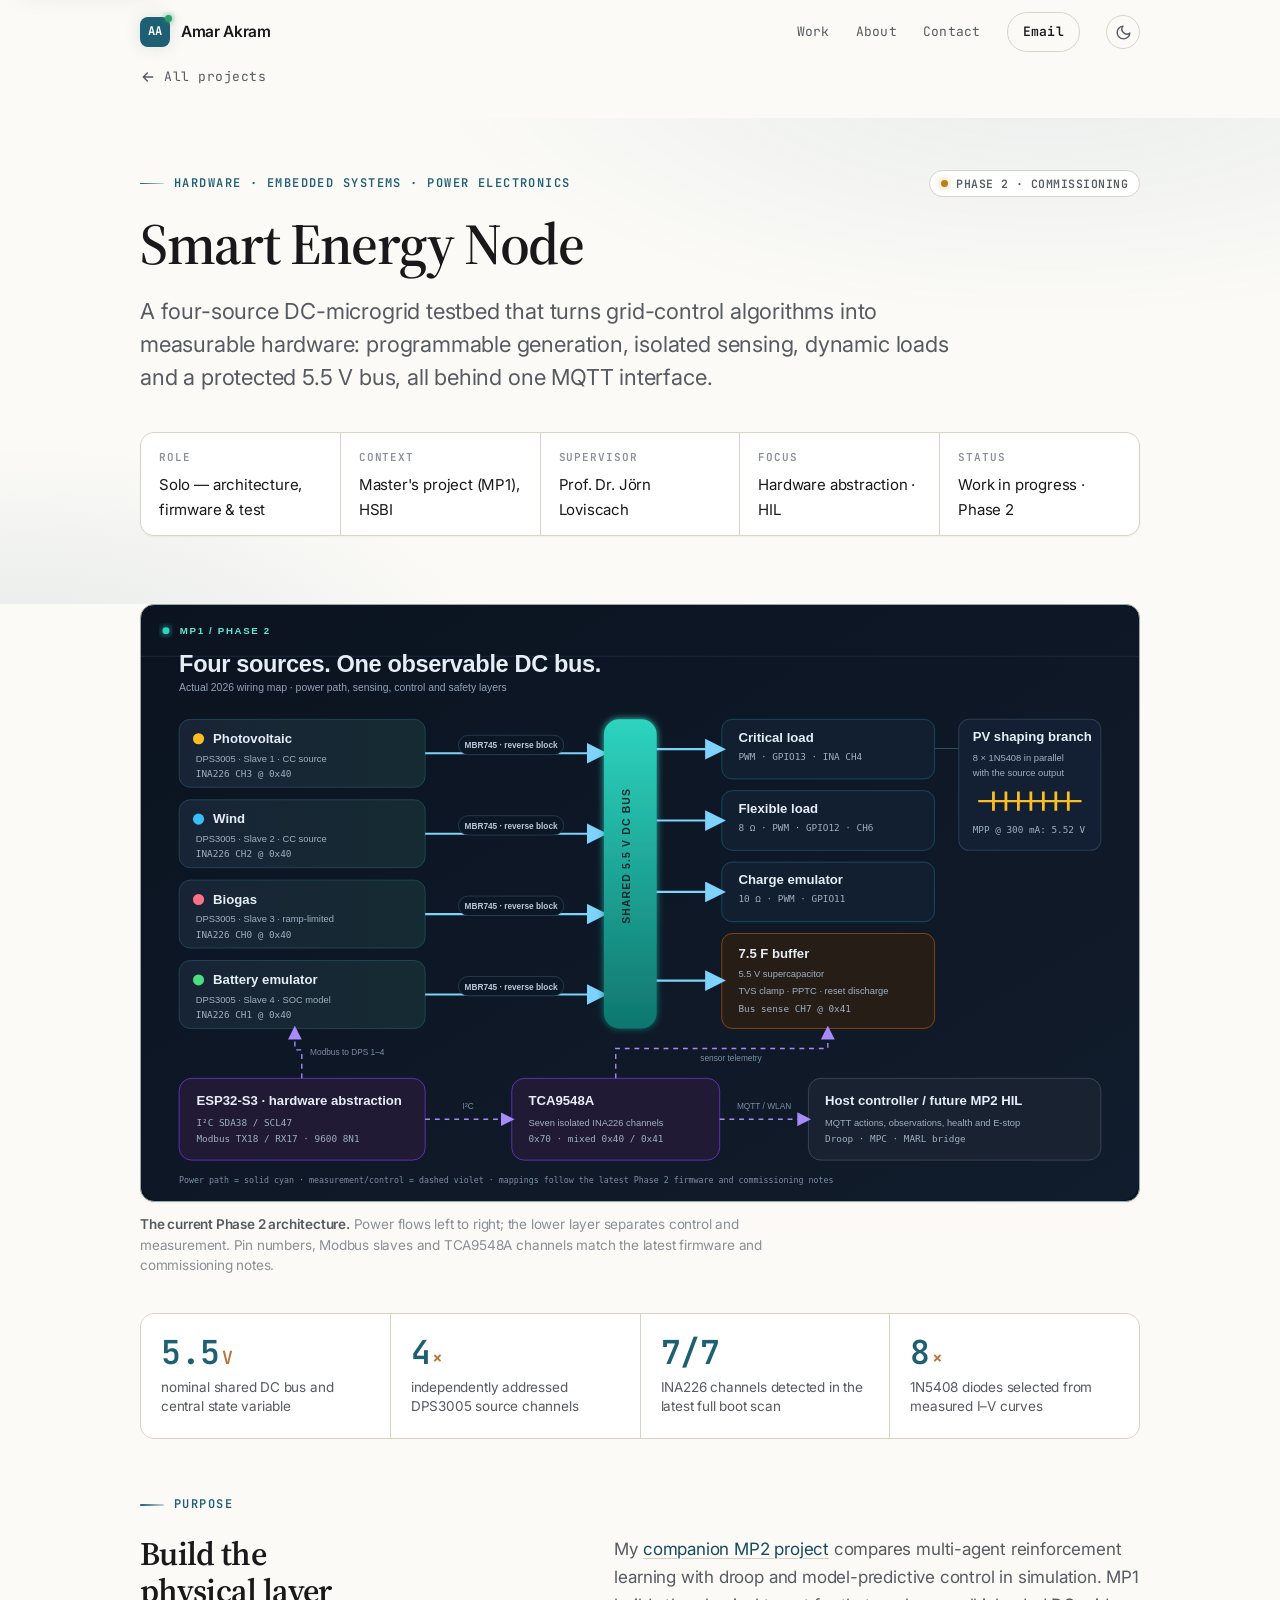
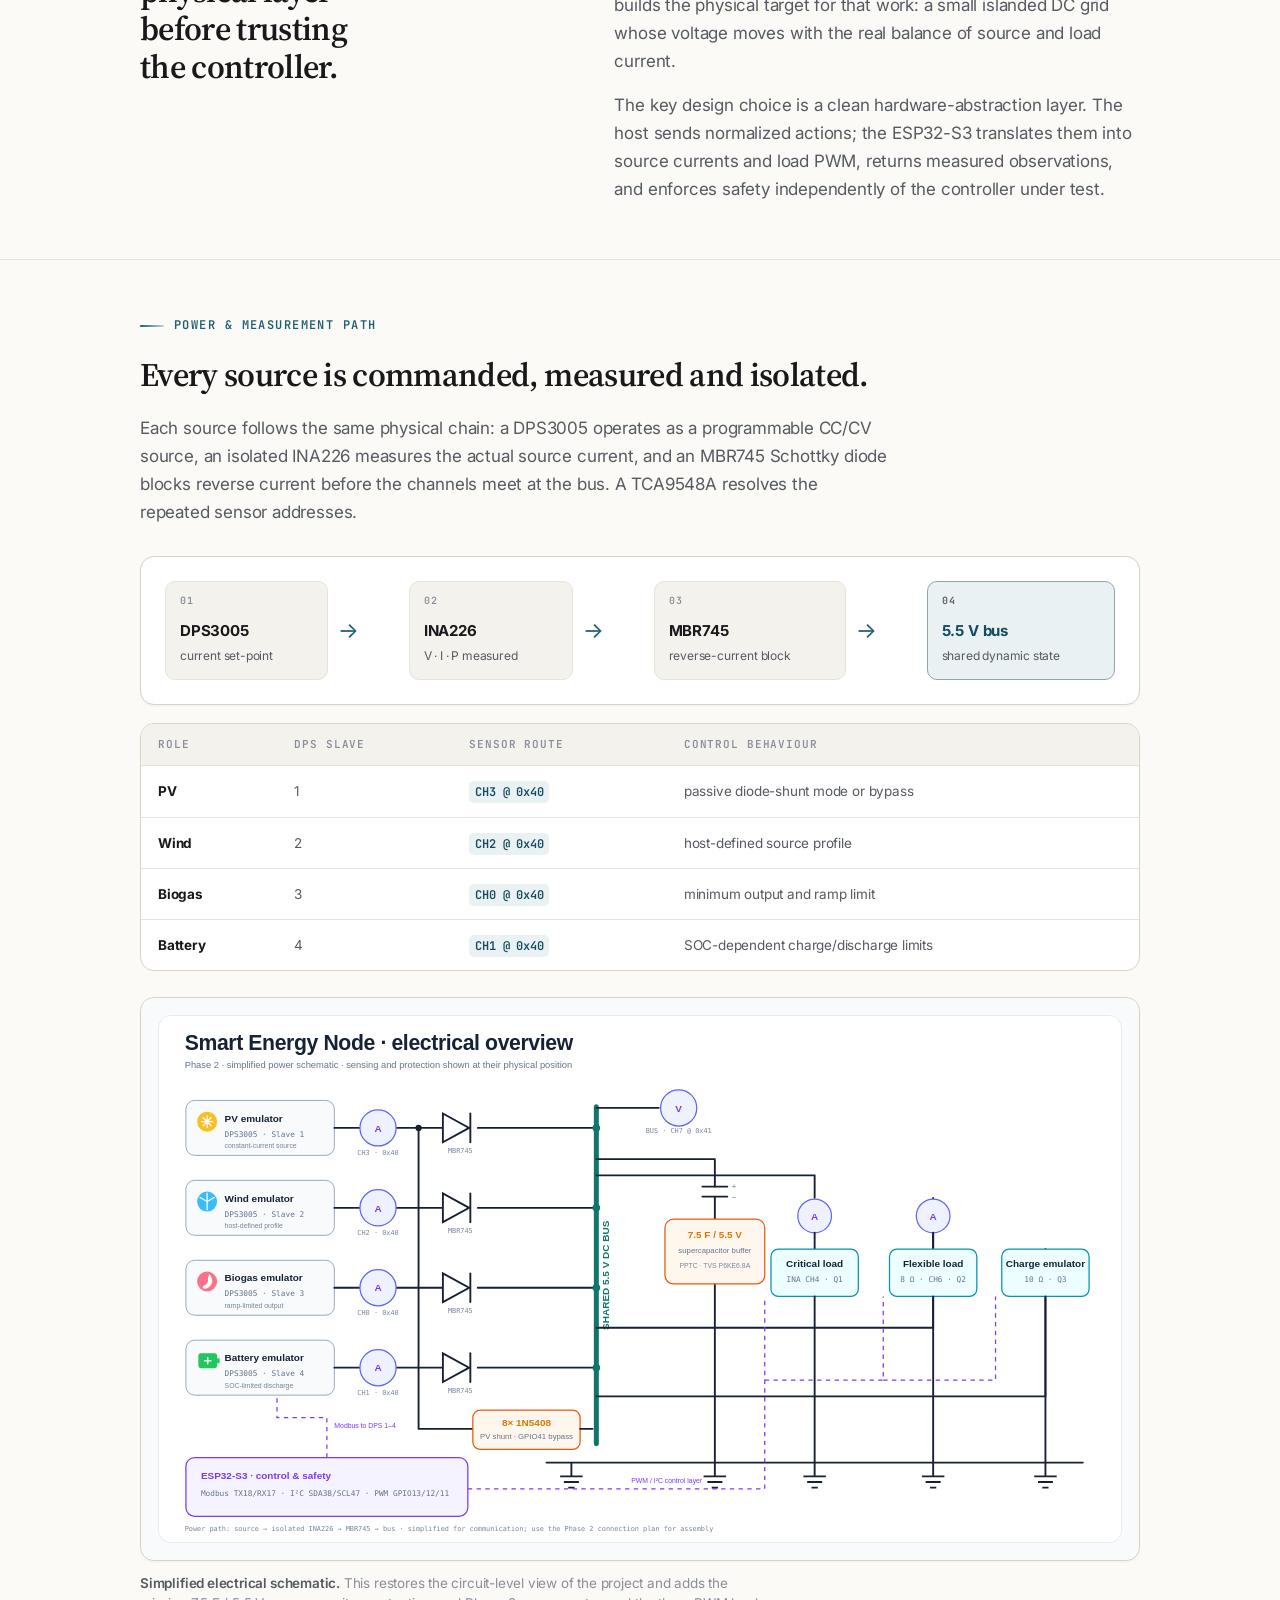
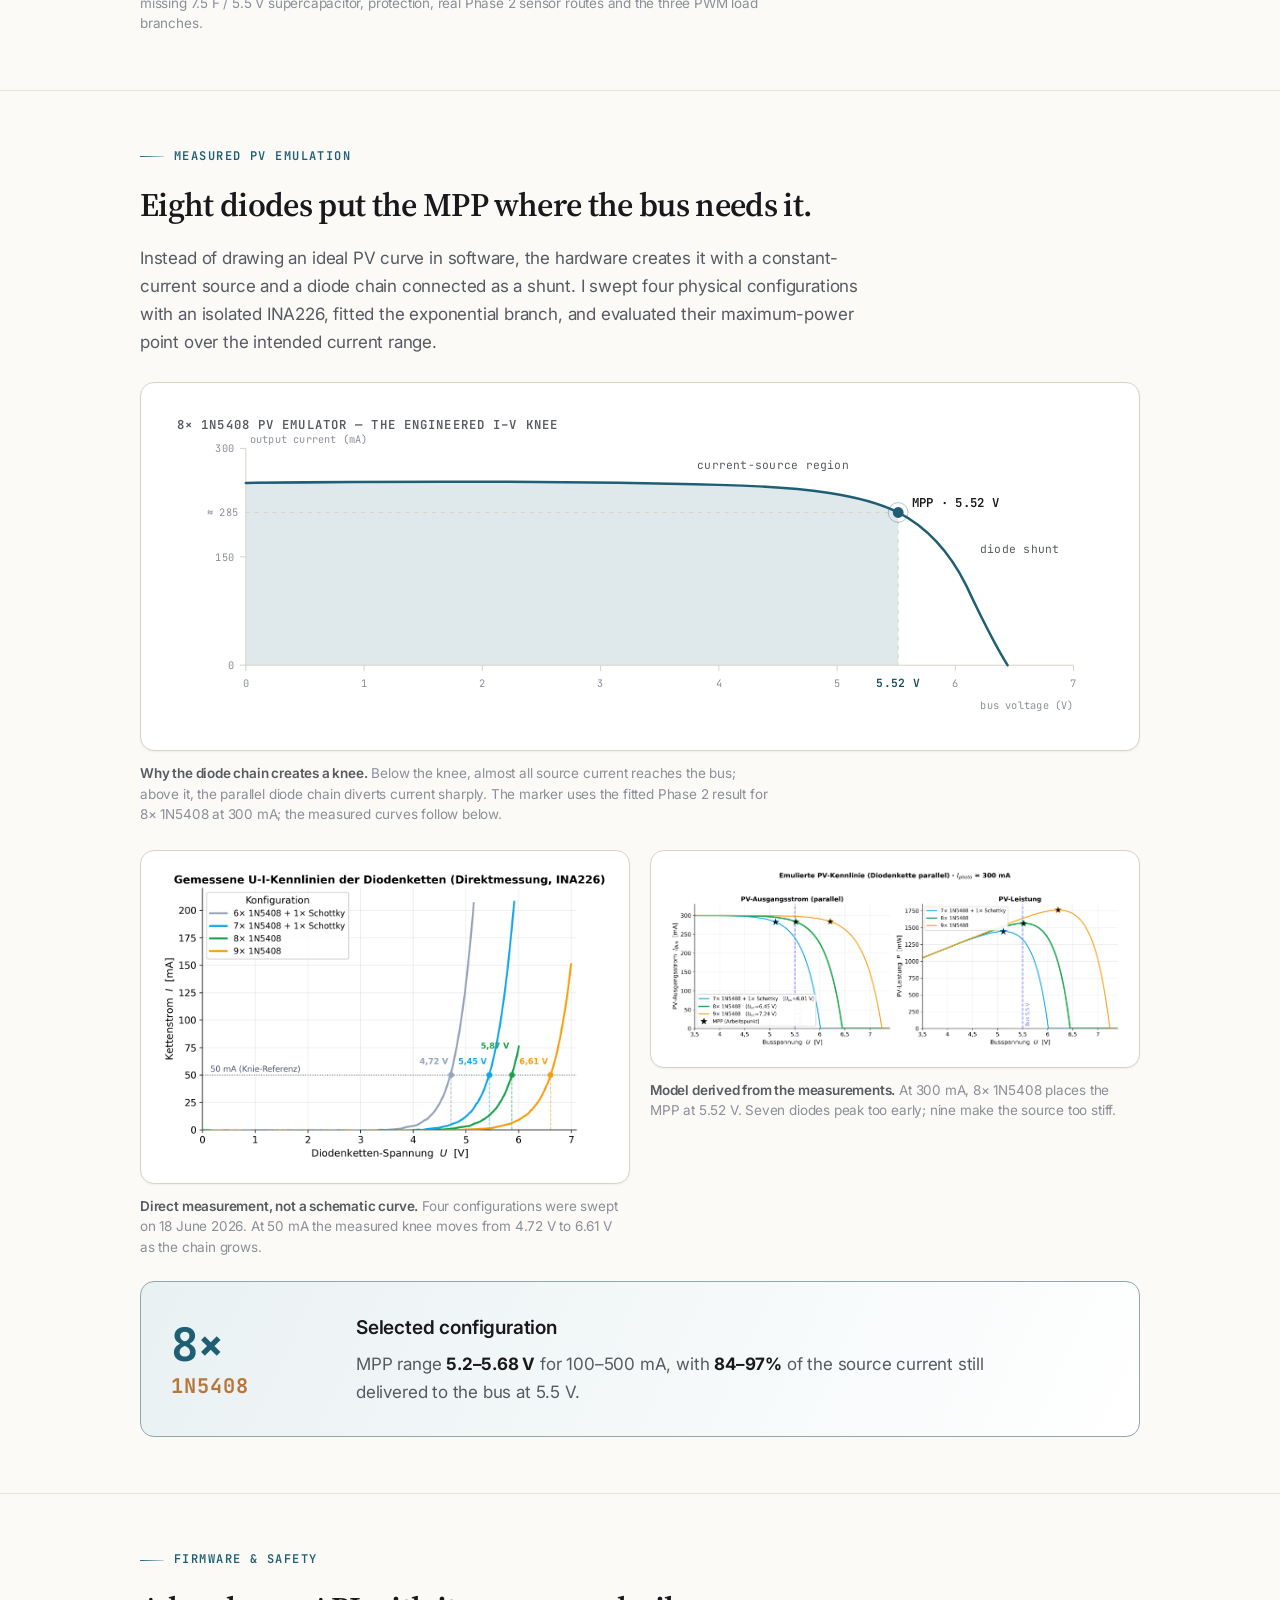
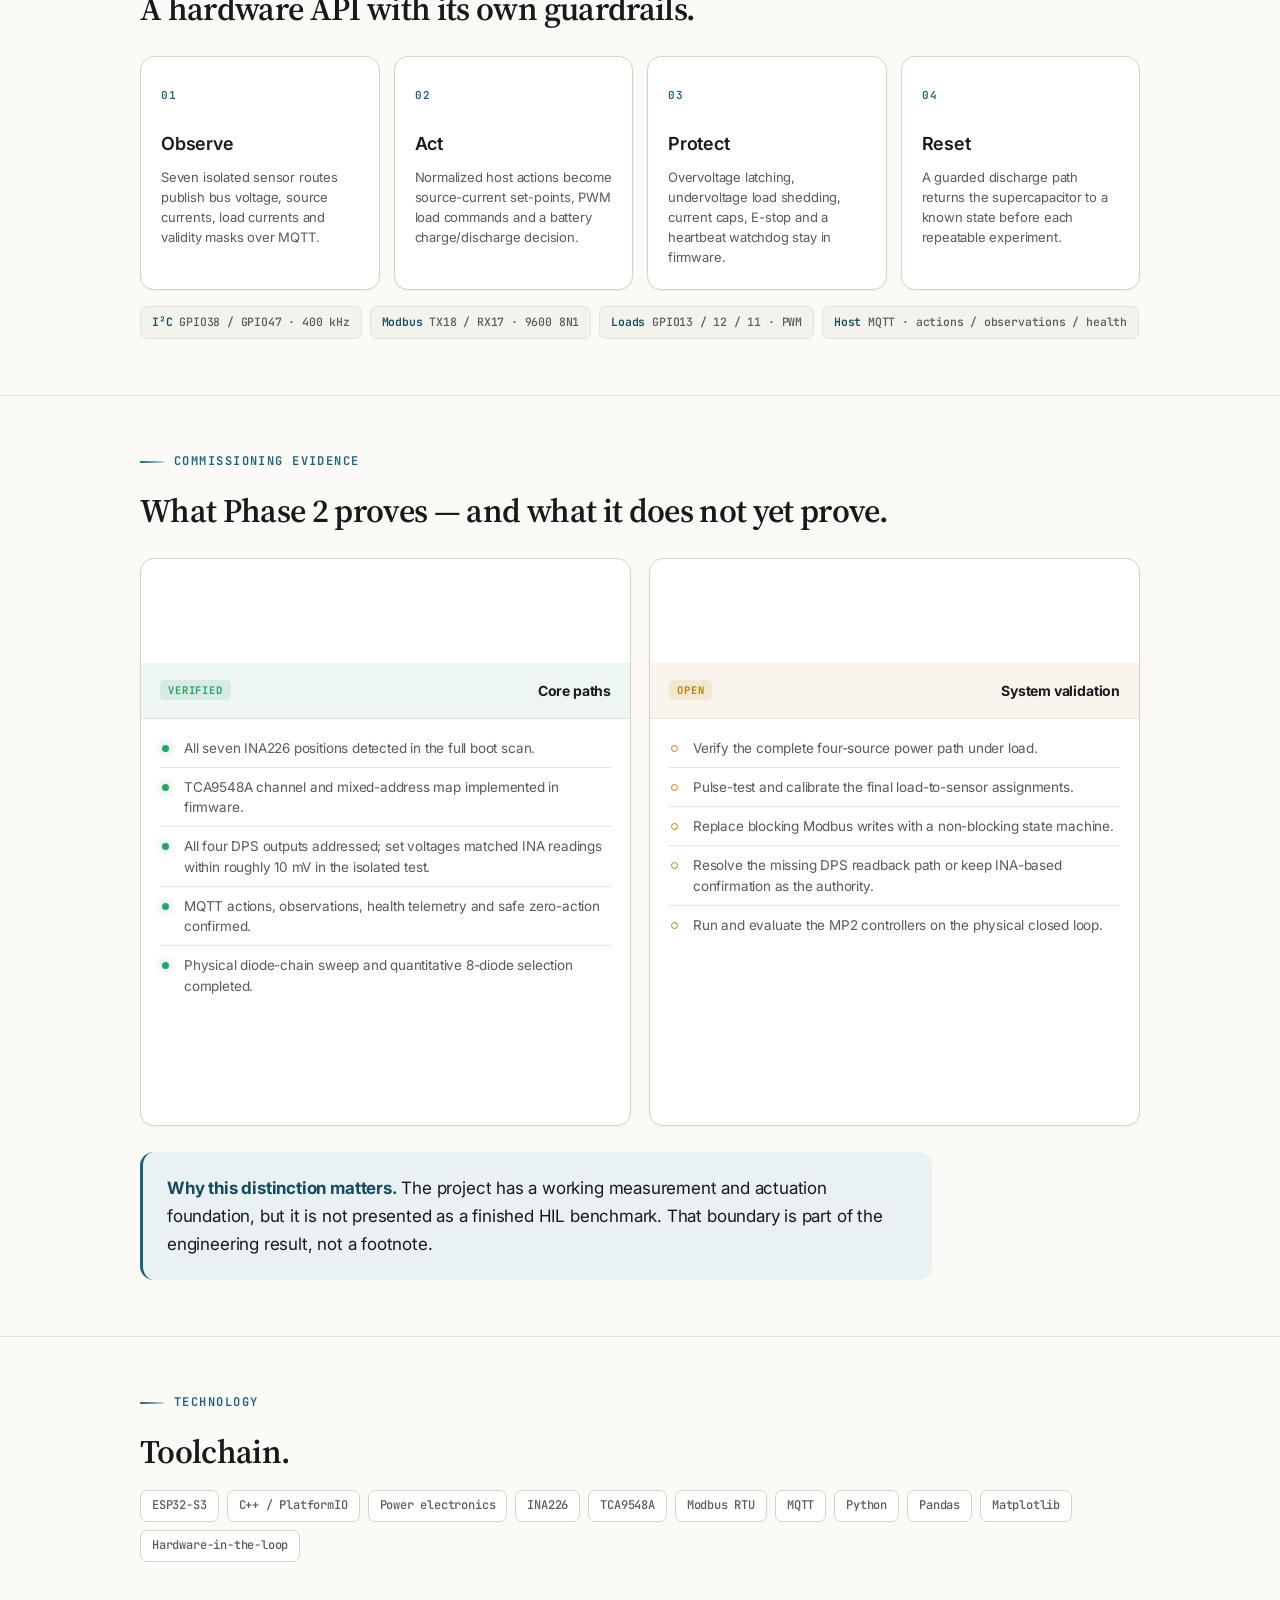
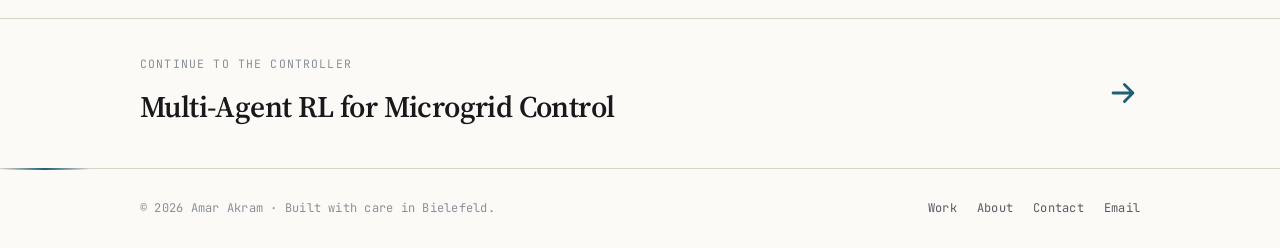
<file: projects/smart-energy-node.html>
<!DOCTYPE html>
<html lang="en">
<head>
  <meta charset="UTF-8" />
  <meta name="viewport" content="width=device-width, initial-scale=1.0" />
  <title>Smart Energy Node — Phase 2 hardware testbed · Amar Akram</title>
  <meta name="description" content="Smart Energy Node: a four-source, 5.5 V DC-microgrid testbed with isolated sensing, programmable loads, measured PV emulation and an ESP32-S3 MQTT hardware interface." />
  <meta name="author" content="Amar Akram" />
  <meta name="theme-color" content="#0A0E14" />
  <link rel="canonical" href="https://amarakramali.github.io/projects/smart-energy-node.html" />
  <meta property="og:type" content="article" />
  <meta property="og:url" content="https://amarakramali.github.io/projects/smart-energy-node.html" />
  <meta property="og:title" content="Smart Energy Node — Phase 2 hardware testbed" />
  <meta property="og:description" content="A four-source, 5.5 V DC-microgrid testbed with isolated sensing, programmable loads, measured PV emulation and an ESP32-S3 MQTT hardware interface." />
  <meta property="og:image" content="https://amarakramali.github.io/assets/og-cover.png" />
  <meta property="og:image:alt" content="Amar Akram — Smart Grids &amp; Machine Learning portfolio" />
  <meta property="og:image:width" content="1200" />
  <meta property="og:image:height" content="630" />
  <meta name="twitter:card" content="summary_large_image" />
  <meta name="twitter:image" content="https://amarakramali.github.io/assets/og-cover.png" />
  <link rel="icon" href="data:image/svg+xml,%3Csvg xmlns='http://www.w3.org/2000/svg' viewBox='0 0 32 32'%3E%3Crect width='32' height='32' rx='8' fill='%231E5F74'/%3E%3Ctext x='16' y='22' font-family='Georgia,serif' font-size='16' font-weight='700' fill='white' text-anchor='middle'%3EA%3C/text%3E%3C/svg%3E" />
  <link rel="preconnect" href="https://fonts.googleapis.com" />
  <link rel="preconnect" href="https://fonts.gstatic.com" crossorigin />
  <link href="https://fonts.googleapis.com/css2?family=Inter:wght@400;500;600;700&family=JetBrains+Mono:wght@500;600&family=Source+Serif+4:opsz,wght@8..60,400;8..60,500;8..60,600&display=swap" rel="stylesheet" />
  <link rel="stylesheet" href="../css/style.css?v=28" />
  <script>
    (function () {
      try {
        var t = localStorage.getItem('theme');
        if (!t) t = window.matchMedia('(prefers-color-scheme: light)').matches ? 'light' : 'dark';
        document.documentElement.setAttribute('data-theme', t);
      } catch (e) { document.documentElement.setAttribute('data-theme', 'dark'); }
      document.documentElement.classList.add('js');
    })();
  </script>
</head>
<body>

  <a class="skip-link" href="#top">Skip to main content</a>
  <header class="nav">
    <div class="wrap nav__inner">
      <a class="brand" href="../index.html#top" aria-label="Amar Akram — home">
        <span class="brand__mark">AA</span>
        <span class="brand__name">Amar Akram</span>
      </a>
      <nav class="nav__links" aria-label="Primary">
        <a href="../index.html#work">Work</a>
        <a href="../index.html#about">About</a>
        <a href="../index.html#contact">Contact</a>
        <a class="nav__cta" href="mailto:amarakramali@gmail.com">Email</a>
        <button class="theme-toggle" type="button" aria-label="Toggle dark / light theme" aria-pressed="false" title="Toggle theme">
          <svg class="icon-sun" viewBox="0 0 24 24" fill="none" stroke="currentColor" stroke-width="2" stroke-linecap="round" stroke-linejoin="round"><circle cx="12" cy="12" r="4"/><path d="M12 2v2M12 20v2M4.9 4.9l1.4 1.4M17.7 17.7l1.4 1.4M2 12h2M20 12h2M4.9 19.1l1.4-1.4M17.7 6.3l1.4-1.4"/></svg>
          <svg class="icon-moon" viewBox="0 0 24 24" fill="none" stroke="currentColor" stroke-width="2" stroke-linecap="round" stroke-linejoin="round"><path d="M21 12.8A9 9 0 1 1 11.2 3a7 7 0 0 0 9.8 9.8z"/></svg>
        </button>
      </nav>
    </div>
  </header>

  <main id="top" tabindex="-1">
    <div class="wrap">
      <a class="backlink" href="../index.html#work">
        <svg width="16" height="16" viewBox="0 0 24 24" fill="none" stroke="currentColor" stroke-width="2.2" stroke-linecap="round" stroke-linejoin="round"><path d="M19 12H5M11 18l-6-6 6-6"/></svg>
        All projects
      </a>
    </div>

    <section class="detail-hero mp1-detail-hero">
      <div class="wrap">
        <div class="mp1-kicker-row">
          <p class="detail-hero__cat">Hardware · Embedded systems · Power electronics</p>
          <span class="phase-pill"><i></i> Phase 2 · commissioning</span>
        </div>
        <h1>Smart Energy Node</h1>
        <p class="detail-hero__sub">
          A four-source DC-microgrid testbed that turns grid-control algorithms into measurable hardware:
          programmable generation, isolated sensing, dynamic loads and a protected 5.5 V bus, all behind one MQTT interface.
        </p>

        <dl class="meta-row">
          <div><dt>Role</dt><dd>Solo — architecture, firmware &amp; test</dd></div>
          <div><dt>Context</dt><dd>Master's project (MP1), HSBI</dd></div>
          <div><dt>Supervisor</dt><dd>Prof. Dr. Jörn Loviscach</dd></div>
          <div><dt>Focus</dt><dd>Hardware abstraction · HIL</dd></div>
          <div><dt>Status</dt><dd>Work in progress · Phase 2</dd></div>
        </dl>
      </div>
    </section>

    <div class="wrap">
      <figure class="figure figure--hero reveal">
        <div class="figure__frame mp1-architecture-frame">
          <a class="figure__zoom" href="../assets/mp1/system-architecture-phase2.svg" target="_blank" rel="noopener" title="Open full-size architecture diagram">
            <img src="../assets/mp1/system-architecture-phase2.svg" alt="Phase 2 system architecture: four DPS3005 sources feed a shared 5.5 volt bus through isolated INA226 sensors and MBR745 diodes; an ESP32-S3 controls sensing, loads and MQTT." width="1440" height="860" />
          </a>
        </div>
        <figcaption><b>The current Phase 2 architecture.</b> Power flows left to right; the lower layer separates control and measurement. Pin numbers, Modbus slaves and TCA9548A channels match the latest firmware and commissioning notes.</figcaption>
      </figure>
    </div>

    <div class="wrap mp1-stats-wrap">
      <div class="stats reveal">
        <div class="stat"><div class="stat__num">5.5<small>V</small></div><div class="stat__label">nominal shared DC bus and central state variable</div></div>
        <div class="stat"><div class="stat__num">4<small>×</small></div><div class="stat__label">independently addressed DPS3005 source channels</div></div>
        <div class="stat"><div class="stat__num">7/7</div><div class="stat__label">INA226 channels detected in the latest full boot scan</div></div>
        <div class="stat"><div class="stat__num">8<small>×</small></div><div class="stat__label">1N5408 diodes selected from measured I–V curves</div></div>
      </div>
    </div>

    <section class="block">
      <div class="wrap">
        <p class="block__label">Purpose</p>
        <div class="mp1-intro-grid">
          <h2>Build the physical layer before trusting the controller.</h2>
          <div class="prose reveal">
            <p>
              My <a href="microgrid-rl.html">companion MP2 project</a> compares multi-agent reinforcement learning with droop and model-predictive control in simulation. MP1 builds the physical target for that work: a small islanded DC grid whose voltage moves with the real balance of source and load current.
            </p>
            <p>
              The key design choice is a clean hardware-abstraction layer. The host sends normalized actions; the ESP32-S3 translates them into source currents and load PWM, returns measured observations, and enforces safety independently of the controller under test.
            </p>
          </div>
        </div>
      </div>
    </section>

    <section class="block">
      <div class="wrap">
        <p class="block__label">Power &amp; measurement path</p>
        <h2>Every source is commanded, measured and isolated.</h2>
        <div class="prose reveal">
          <p>
            Each source follows the same physical chain: a DPS3005 operates as a programmable CC/CV source, an isolated INA226 measures the actual source current, and an MBR745 Schottky diode blocks reverse current before the channels meet at the bus. A TCA9548A resolves the repeated sensor addresses.
          </p>
        </div>

        <div class="mp1-flow reveal" aria-label="Source power path">
          <div class="mp1-flow__step"><span>01</span><b>DPS3005</b><small>current set-point</small></div>
          <i aria-hidden="true">→</i>
          <div class="mp1-flow__step"><span>02</span><b>INA226</b><small>V · I · P measured</small></div>
          <i aria-hidden="true">→</i>
          <div class="mp1-flow__step"><span>03</span><b>MBR745</b><small>reverse-current block</small></div>
          <i aria-hidden="true">→</i>
          <div class="mp1-flow__step mp1-flow__step--bus"><span>04</span><b>5.5 V bus</b><small>shared dynamic state</small></div>
        </div>

        <div class="mp1-table-wrap reveal">
          <table class="mp1-map">
            <thead><tr><th>Role</th><th>DPS slave</th><th>Sensor route</th><th>Control behaviour</th></tr></thead>
            <tbody>
              <tr><td><b>PV</b></td><td>1</td><td><code>CH3 @ 0x40</code></td><td>passive diode-shunt mode or bypass</td></tr>
              <tr><td><b>Wind</b></td><td>2</td><td><code>CH2 @ 0x40</code></td><td>host-defined source profile</td></tr>
              <tr><td><b>Biogas</b></td><td>3</td><td><code>CH0 @ 0x40</code></td><td>minimum output and ramp limit</td></tr>
              <tr><td><b>Battery</b></td><td>4</td><td><code>CH1 @ 0x40</code></td><td>SOC-dependent charge/discharge limits</td></tr>
            </tbody>
          </table>
        </div>

        <figure class="figure reveal" id="electrical-schematic">
          <div class="figure__frame mp1-schematic-frame">
            <a class="figure__zoom" href="../assets/mp1/electrical-schematic-phase2.svg" target="_blank" rel="noopener" title="Open full-size electrical schematic">
              <img src="../assets/mp1/electrical-schematic-phase2.svg" alt="Simplified Phase 2 electrical schematic showing four source emulators, isolated INA226 sensors, MBR745 blocking diodes, the shared 5.5 volt bus, three PWM load branches and the 7.5 farad supercapacitor." loading="lazy" width="1600" height="900" />
            </a>
          </div>
          <figcaption><b>Simplified electrical schematic.</b> This restores the circuit-level view of the project and adds the missing 7.5 F / 5.5 V supercapacitor, protection, real Phase 2 sensor routes and the three PWM load branches.</figcaption>
        </figure>
      </div>
    </section>

    <section class="block">
      <div class="wrap">
        <p class="block__label">Measured PV emulation</p>
        <h2>Eight diodes put the MPP where the bus needs it.</h2>
        <div class="prose reveal">
          <p>
            Instead of drawing an ideal PV curve in software, the hardware creates it with a constant-current source and a diode chain connected as a shunt. I swept four physical configurations with an isolated INA226, fitted the exponential branch, and evaluated their maximum-power point over the intended current range.
          </p>
        </div>

        <figure class="figure reveal" id="pv-knee">
          <div class="figure__frame figure__frame--pad mp1-knee-frame">
            <svg class="rsvg" viewBox="0 0 960 320" role="img" aria-label="Schematic current-voltage characteristic of the selected eight-diode PV emulator: a current plateau bends into a knee at a maximum-power point of 5.52 volts and then falls steeply.">
              <text class="t-title" x="10" y="20">8× 1N5408 PV emulator &#8212; the engineered I&#8211;V knee</text>
              <text class="t-faint" x="84" y="34">output current (mA)</text>
              <path class="f-band" d="M80,260 L80,75 C255,73 445,74 560,77 C648,79 706,87 742,105 L742,260 Z"/>
              <path class="s-line" fill="none" d="M80,40 V260 H920"/>
              <path class="s-line" stroke-dasharray="4 5" fill="none" d="M742,105 V260"/>
              <path class="s-line" stroke-dasharray="4 5" fill="none" d="M80,105 H742"/>
              <path class="s-acc draw1 lineglow" pathLength="1" fill="none" stroke-width="2.5" stroke-linecap="round" d="M80,75 C255,73 445,74 560,77 C648,79 706,87 742,105 C775,122 796,149 811,179 C826,211 840,239 853,260"/>
              <circle class="s-acc" fill="none" opacity=".35" cx="742" cy="105" r="10"/>
              <circle class="f-acc dotglow" cx="742" cy="105" r="5.5"/>
              <text class="t-ink" x="756" y="99">MPP · 5.52 V</text>
              <text class="t-faint" x="72" y="109" text-anchor="end">≈ 285</text>
              <text class="t-muted" x="692" y="61" text-anchor="end">current-source region</text>
              <text class="t-muted" x="825" y="146">diode shunt</text>
              <path class="s-line" d="M80,260 V266 M200,260 V266 M320,260 V266 M440,260 V266 M560,260 V266 M680,260 V266 M800,260 V266 M920,260 V266"/>
              <text class="t-faint" x="80" y="282" text-anchor="middle">0</text><text class="t-faint" x="200" y="282" text-anchor="middle">1</text><text class="t-faint" x="320" y="282" text-anchor="middle">2</text><text class="t-faint" x="440" y="282" text-anchor="middle">3</text><text class="t-faint" x="560" y="282" text-anchor="middle">4</text><text class="t-faint" x="680" y="282" text-anchor="middle">5</text><text class="t-acc" x="742" y="282" text-anchor="middle">5.52 V</text><text class="t-faint" x="800" y="282" text-anchor="middle">6</text><text class="t-faint" x="920" y="282" text-anchor="middle">7</text>
              <path class="s-line" d="M74,260 H80 M74,150 H80 M74,40 H80"/>
              <text class="t-faint" x="68" y="264" text-anchor="end">0</text><text class="t-faint" x="68" y="154" text-anchor="end">150</text><text class="t-faint" x="68" y="44" text-anchor="end">300</text>
              <text class="t-faint" x="920" y="304" text-anchor="end">bus voltage (V)</text>
            </svg>
          </div>
          <figcaption><b>Why the diode chain creates a knee.</b> Below the knee, almost all source current reaches the bus; above it, the parallel diode chain diverts current sharply. The marker uses the fitted Phase 2 result for 8× 1N5408 at 300 mA; the measured curves follow below.</figcaption>
        </figure>

        <div class="mp1-result-grid">
          <figure class="figure reveal">
            <div class="figure__frame figure__frame--pad mp1-data-frame">
              <a class="figure__zoom" href="../assets/mp1/diode-chain-measurements.png" target="_blank" rel="noopener" title="Open full-size measurement plot">
                <img src="../assets/mp1/diode-chain-measurements.png" alt="Measured voltage-current curves for four physical diode-chain configurations, with the 50 milliamp knee marked." loading="lazy" width="2248" height="1472" />
              </a>
            </div>
            <figcaption><b>Direct measurement, not a schematic curve.</b> Four configurations were swept on 18 June 2026. At 50 mA the measured knee moves from 4.72 V to 6.61 V as the chain grows.</figcaption>
          </figure>
          <figure class="figure reveal">
            <div class="figure__frame figure__frame--pad mp1-data-frame">
              <a class="figure__zoom" href="../assets/mp1/pv-characteristic-comparison.png" target="_blank" rel="noopener" title="Open full-size PV comparison plot">
                <img src="../assets/mp1/pv-characteristic-comparison.png" alt="Model derived from the measured diode curves comparing PV output current and power for seven, eight and nine-diode configurations at 300 milliamps." loading="lazy" width="3851" height="1532" />
              </a>
            </div>
            <figcaption><b>Model derived from the measurements.</b> At 300 mA, 8× 1N5408 places the MPP at 5.52 V. Seven diodes peak too early; nine make the source too stiff.</figcaption>
          </figure>
        </div>

        <div class="mp1-decision reveal">
          <div class="mp1-decision__value">8× <span>1N5408</span></div>
          <div>
            <h3>Selected configuration</h3>
            <p>MPP range <b>5.2–5.68 V</b> for 100–500 mA, with <b>84–97%</b> of the source current still delivered to the bus at 5.5 V.</p>
          </div>
        </div>
      </div>
    </section>

    <section class="block">
      <div class="wrap">
        <p class="block__label">Firmware &amp; safety</p>
        <h2>A hardware API with its own guardrails.</h2>
        <div class="mp1-feature-grid reveal">
          <article><span>01</span><h3>Observe</h3><p>Seven isolated sensor routes publish bus voltage, source currents, load currents and validity masks over MQTT.</p></article>
          <article><span>02</span><h3>Act</h3><p>Normalized host actions become source-current set-points, PWM load commands and a battery charge/discharge decision.</p></article>
          <article><span>03</span><h3>Protect</h3><p>Overvoltage latching, undervoltage load shedding, current caps, E-stop and a heartbeat watchdog stay in firmware.</p></article>
          <article><span>04</span><h3>Reset</h3><p>A guarded discharge path returns the supercapacitor to a known state before each repeatable experiment.</p></article>
        </div>

        <div class="mp1-codebar reveal">
          <span><b>I²C</b> GPIO38 / GPIO47 · 400 kHz</span>
          <span><b>Modbus</b> TX18 / RX17 · 9600 8N1</span>
          <span><b>Loads</b> GPIO13 / 12 / 11 · PWM</span>
          <span><b>Host</b> MQTT · actions / observations / health</span>
        </div>
      </div>
    </section>

    <section class="block">
      <div class="wrap">
        <p class="block__label">Commissioning evidence</p>
        <h2>What Phase 2 proves — and what it does not yet prove.</h2>
        <div class="mp1-status-grid reveal">
          <section class="mp1-status-card mp1-status-card--verified">
            <div class="mp1-status-card__head"><span>Verified</span><b>Core paths</b></div>
            <ul>
              <li>All seven INA226 positions detected in the full boot scan.</li>
              <li>TCA9548A channel and mixed-address map implemented in firmware.</li>
              <li>All four DPS outputs addressed; set voltages matched INA readings within roughly 10 mV in the isolated test.</li>
              <li>MQTT actions, observations, health telemetry and safe zero-action confirmed.</li>
              <li>Physical diode-chain sweep and quantitative 8-diode selection completed.</li>
            </ul>
          </section>
          <section class="mp1-status-card mp1-status-card--open">
            <div class="mp1-status-card__head"><span>Open</span><b>System validation</b></div>
            <ul>
              <li>Verify the complete four-source power path under load.</li>
              <li>Pulse-test and calibrate the final load-to-sensor assignments.</li>
              <li>Replace blocking Modbus writes with a non-blocking state machine.</li>
              <li>Resolve the missing DPS readback path or keep INA-based confirmation as the authority.</li>
              <li>Run and evaluate the MP2 controllers on the physical closed loop.</li>
            </ul>
          </section>
        </div>

        <div class="callout reveal">
          <p><strong>Why this distinction matters.</strong> The project has a working measurement and actuation foundation, but it is not presented as a finished HIL benchmark. That boundary is part of the engineering result, not a footnote.</p>
        </div>
      </div>
    </section>

    <section class="block">
      <div class="wrap">
        <p class="block__label">Technology</p>
        <h2>Toolchain.</h2>
        <div class="tags reveal">
          <span class="tag">ESP32-S3</span><span class="tag">C++ / PlatformIO</span><span class="tag">Power electronics</span><span class="tag">INA226</span><span class="tag">TCA9548A</span><span class="tag">Modbus RTU</span><span class="tag">MQTT</span><span class="tag">Python</span><span class="tag">Pandas</span><span class="tag">Matplotlib</span><span class="tag">Hardware-in-the-loop</span>
        </div>
      </div>
    </section>

    <nav class="next-project">
      <div class="wrap">
        <a href="microgrid-rl.html">
          <span>
            <div class="np-label">Continue to the controller</div>
            <div class="np-title">Multi-Agent RL for Microgrid Control</div>
          </span>
          <svg class="np-arrow" width="34" height="34" viewBox="0 0 24 24" fill="none" stroke="currentColor" stroke-width="2" stroke-linecap="round" stroke-linejoin="round"><path d="M5 12h14M13 6l6 6-6 6"/></svg>
        </a>
      </div>
    </nav>
  </main>

  <footer class="footer">
    <div class="wrap footer__inner">
      <small>© <span data-year>2026</span> Amar Akram · Built with care in Bielefeld.</small>
      <nav class="footer__nav" aria-label="Footer">
        <a href="../index.html#work">Work</a><a href="../index.html#about">About</a><a href="../index.html#contact">Contact</a><a href="mailto:amarakramali@gmail.com">Email</a>
      </nav>
    </div>
  </footer>

  <script src="../js/main.js?v=7"></script>
</body>
</html>
</file>
<file: css/style.css>
/* =================================================================
   Amar Akram — Portfolio · "GRID//OPS — Live System Telemetry"
   Dark-default telemetry console with a light (warm-academic) toggle.
   Single shared stylesheet. Vanilla, no build.
   ================================================================= */

/* ---------- Design tokens ---------- */
:root {
  /* DARK (default / signature) */
  --bg:           #0A0E14;
  --bg-2:         #0F1622;
  --surface:      #121823;
  --surface-2:    #0F141D;
  --ink:          #E8EDF2;
  --muted:        #9AA7B4;
  --faint:        #828D9D;
  --line:         rgba(120,140,170,.12);
  --line-strong:  #1E2735;
  --accent:       #2FB7C9;   /* live teal — large text/icons/borders, NOT small body */
  --accent-ink:   #6FD0DE;   /* lighter teal for links / text-on-dark */
  --accent-deep:  #1E5F74;   /* brand teal, resting edges/gradients */
  --accent-soft:  rgba(47,183,201,.13);
  --accent-2:     #E0915A;   /* warm copper — "best" + one KPI only */
  --success:      #36E29A;
  --amber:        #F2B544;
  --on-accent:    #06141A;   /* dark text on bright teal fills */
  --glow:         rgba(47,183,201,.32);
  --band:         rgba(47,183,201,.13);

  --shadow-sm: 0 1px 2px rgba(0,0,0,.45);
  --shadow-md: 0 12px 34px -14px rgba(0,0,0,.7);
  --shadow-lg: 0 26px 64px -26px rgba(0,0,0,.78);
  --shadow-inset: inset 0 1px 0 rgba(255,255,255,.05);

  /* Type */
  --font-sans:  'Inter', -apple-system, BlinkMacSystemFont, 'Segoe UI', Roboto, Helvetica, Arial, sans-serif;
  --font-serif: 'Source Serif 4', 'Iowan Old Style', Georgia, 'Times New Roman', serif;
  --font-mono:  'JetBrains Mono', ui-monospace, SFMono-Regular, 'SF Mono', Menlo, Consolas, monospace;

  /* Space + shape */
  --maxw: 1080px;
  --maxw-narrow: 760px;
  --r-sm: 9px;
  --r:    14px;
  --r-lg: 20px;

  --canvas-trace: var(--accent);
  --canvas-band:  var(--band);
  --canvas-grid:  rgba(120,140,170,.10);
  --canvas-glow:  1;        /* multiplier read by JS: 1 in dark, 0 in light */
}

/* LIGHT — the exact warm-academic theme, restored */
:root[data-theme="light"] {
  --bg:           #FBFAF7;
  --bg-2:         #F4F2EC;
  --surface:      #FFFFFF;
  --surface-2:    #F4F2EC;
  --ink:          #19191C;
  --muted:        #565A61;
  --faint:        #8A8F98;
  --line:         #E8E3D9;
  --line-strong:  #D9D3C6;
  --accent:       #1E5F74;
  --accent-ink:   #154B5C;
  --accent-deep:  #154B5C;
  --accent-soft:  #E9F1F3;
  --accent-2:     #B8763B;
  --success:      #2E9E6B;
  --amber:        #B9820F;
  --on-accent:    #FFFFFF;
  --glow:         rgba(30,95,116,.16);
  --band:         rgba(30,95,116,.14);

  --shadow-sm: 0 1px 2px rgba(20,20,20,.05);
  --shadow-md: 0 10px 30px -12px rgba(20,35,45,.18);
  --shadow-lg: 0 24px 60px -24px rgba(20,35,45,.28);

  --canvas-trace: #1E5F74;
  --canvas-band:  rgba(30,95,116,.14);
  --canvas-grid:  #E8E3D9;
  --canvas-glow:  0;
}

/* No-JS first paint: respect OS light preference */
@media (prefers-color-scheme: light) {
  :root:not([data-theme]) {
    --bg:#FBFAF7; --bg-2:#F4F2EC; --surface:#FFFFFF; --surface-2:#F4F2EC;
    --ink:#19191C; --muted:#565A61; --faint:#8A8F98; --line:#E8E3D9; --line-strong:#D9D3C6;
    --accent:#1E5F74; --accent-ink:#154B5C; --accent-deep:#154B5C; --accent-soft:#E9F1F3;
    --accent-2:#B8763B; --success:#2E9E6B; --amber:#B9820F; --on-accent:#FFFFFF;
    --glow:rgba(30,95,116,.16); --band:rgba(30,95,116,.14);
    --canvas-trace:#1E5F74; --canvas-band:rgba(30,95,116,.14); --canvas-grid:#E8E3D9; --canvas-glow:0;
  }
}

/* ---------- Reset / base ---------- */
*, *::before, *::after { box-sizing: border-box; }
* { margin: 0; }
html { -webkit-text-size-adjust: 100%; scroll-behavior: smooth; overflow-x: clip; }
@media (prefers-reduced-motion: reduce) { html { scroll-behavior: auto; } }

body {
  font-family: var(--font-sans);
  background: var(--bg);
  color: var(--ink);
  line-height: 1.65;
  font-size: 17px;
  letter-spacing: -0.011em;
  -webkit-font-smoothing: antialiased;
  text-rendering: optimizeLegibility;
  transition: background .25s ease, color .25s ease;
}
@media (prefers-reduced-motion: reduce) { body { transition: none; } }

img, svg, canvas { display: block; max-width: 100%; }
a { color: inherit; text-decoration: none; }
:focus-visible {
  outline: 2.5px solid var(--accent);
  outline-offset: 3px;
  border-radius: 3px;
  box-shadow: 0 0 0 5px var(--accent-soft);
}
/* main is only a programmatic focus target for the skip link */
main:focus, main:focus-visible { outline: none; box-shadow: none; }

/* Keyboard bypass block — offscreen until focused */
.skip-link {
  position: fixed; top: 10px; left: 10px; z-index: 200;
  padding: 11px 17px;
  transform: translateY(-160%);
  background: var(--accent); color: var(--on-accent);
  border-radius: var(--r-sm);
  font: 600 13px/1 var(--font-sans);
  box-shadow: var(--shadow-md);
}
.skip-link:focus { transform: translateY(0); }
@media (prefers-reduced-motion: no-preference) {
  .skip-link { transition: transform .18s ease; }
}

/* Polish: themed text selection */
::selection { background: color-mix(in srgb, var(--accent) 28%, transparent); color: var(--ink); }

/* Polish: slim themed scrollbar */
html { scrollbar-color: var(--line-strong) transparent; }
::-webkit-scrollbar { width: 12px; height: 12px; }
::-webkit-scrollbar-track { background: transparent; }
::-webkit-scrollbar-thumb { background: var(--line-strong); border-radius: 8px; border: 3px solid var(--bg); }
::-webkit-scrollbar-thumb:hover { background: var(--accent-deep); }

/* Polish: anchored sections clear the sticky nav; balanced headings */
section[id] { scroll-margin-top: 84px; }
h1, h2, h3 { text-wrap: balance; }

/* ---------- Layout ---------- */
.wrap { width: 100%; max-width: var(--maxw); margin-inline: auto; padding-inline: clamp(20px, 5vw, 40px); }
.narrow { max-width: var(--maxw-narrow); }
section { padding-block: clamp(56px, 9vw, 104px); position: relative; }
.section-alt { background: var(--bg-2); border-block: 1px solid var(--line); }

/* ---------- Mono telemetry helpers ---------- */
.mono {
  font-family: var(--font-mono);
  font-variant-numeric: tabular-nums;
  letter-spacing: 0.04em;
}
.tnum { font-variant-numeric: tabular-nums; }
.kicker {
  font-family: var(--font-mono);
  font-size: 12px;
  font-weight: 600;
  letter-spacing: 0.12em;
  text-transform: uppercase;
  color: var(--accent);
  display: inline-flex;
  align-items: center;
  gap: 9px;
}
:root[data-theme="dark"] .kicker { text-shadow: 0 0 10px var(--glow); }

/* Status LED — colour always paired with a text label elsewhere */
.led {
  position: relative;
  width: 8px; height: 8px; border-radius: 50%;
  background: var(--success);
  flex: none;
}
.led::after {
  content: ""; position: absolute; inset: 0; border-radius: 50%;
  background: inherit;
  animation: led-ring 2.6s ease-in-out infinite;
}
.led--idle { background: var(--faint); }
.led--idle::after { display: none; }
.led--accent { background: var(--accent); }
@keyframes led-ring {
  0%        { transform: scale(1);   opacity: .5; }
  70%, 100% { transform: scale(2.6); opacity: 0; }
}

/* ---------- Section heads ---------- */
.eyebrow {
  font-family: var(--font-mono);
  font-size: 12px;
  font-weight: 600;
  letter-spacing: 0.14em;
  text-transform: uppercase;
  color: var(--accent);
  margin-bottom: 18px;
}
:root[data-theme="dark"] .eyebrow { text-shadow: 0 0 10px var(--glow); }

/* Leading accent dash on all mono labels — quiet editorial rhythm */
.eyebrow, .block__label, .detail-hero__cat {
  display: flex; align-items: center; gap: 10px;
}
.eyebrow::before, .block__label::before, .detail-hero__cat::before {
  content: ""; width: 24px; height: 1.5px; border-radius: 1px; flex: none;
  background: linear-gradient(90deg, var(--accent), color-mix(in srgb, var(--accent) 25%, transparent));
}

.section-head { margin-bottom: clamp(32px, 5vw, 52px); }
.section-head h2 {
  font-family: var(--font-serif);
  font-weight: 600;
  font-size: clamp(28px, 4.2vw, 40px);
  line-height: 1.12;
  letter-spacing: -0.02em;
  position: relative;
  display: inline-block;
}
/* "Charged" underline — energizes left→right when section reveals */
.section-head h2::after {
  content: "";
  position: absolute; left: 0; bottom: -10px;
  height: 2px; width: 56px;
  background: linear-gradient(90deg, var(--accent), transparent);
  transform: scaleX(0); transform-origin: left;
  transition: transform .6s cubic-bezier(.2,.7,.2,1) .1s;
}
.section-head.in h2::after { transform: scaleX(1); }
.section-head p { color: var(--muted); margin-top: 22px; max-width: 56ch; }
.section-head .eyebrow { color: var(--accent); margin-top: 0; }

/* ---------- Scroll progress ---------- */
.scroll-progress {
  position: fixed; top: 0; left: 0; height: 2px; width: 0%;
  background: linear-gradient(90deg, var(--accent-deep), var(--accent));
  box-shadow: 0 0 8px var(--glow);
  z-index: 100; pointer-events: none;
  transition: width .1s linear;
}

/* ---------- Navigation ---------- */
.nav {
  position: sticky; top: 0; z-index: 50;
  background: var(--bg);
  background: color-mix(in srgb, var(--bg) 78%, transparent);
  backdrop-filter: saturate(170%) blur(13px);
  -webkit-backdrop-filter: saturate(170%) blur(13px);
  border-bottom: 1px solid transparent;
  transition: border-color .3s ease, background .3s ease;
}
.nav.scrolled { border-bottom-color: var(--line-strong); box-shadow: 0 12px 32px -24px rgba(0,0,0,.5); }
.nav__inner { display: flex; align-items: center; justify-content: space-between; height: 64px; }
.brand { display: inline-flex; align-items: center; gap: 11px; font-weight: 600; letter-spacing: -0.02em; }
.brand__mark {
  position: relative;
  width: 30px; height: 30px; border-radius: 8px;
  background: var(--accent); color: var(--on-accent);
  display: grid; place-items: center;
  font-family: var(--font-mono);
  font-size: 12px; font-weight: 700; letter-spacing: 0.02em;
  box-shadow: 0 0 16px var(--glow);
}
.brand__mark::after {
  content: ""; position: absolute; top: -2px; right: -2px;
  width: 7px; height: 7px; border-radius: 50%;
  background: var(--success);
  box-shadow: 0 0 6px var(--success);
  animation: brand-pulse 2.6s ease-in-out infinite;
}
@keyframes brand-pulse { 0%, 100% { opacity: 1; } 50% { opacity: .45; } }
.brand__name { font-size: 15.5px; }
.nav__links { display: flex; align-items: center; gap: 26px; }
.nav__links a {
  font-family: var(--font-mono);
  font-size: 13px; letter-spacing: 0.02em;
  color: var(--muted); position: relative; transition: color .18s ease;
}
.nav__links a::after {
  content: ""; position: absolute; left: 0; bottom: -6px; height: 1.5px; width: 100%;
  background: var(--accent); transform: scaleX(0); transform-origin: left;
  transition: transform .22s ease;
}
.nav__links a:hover { color: var(--ink); }
.nav__links a:hover::after,
.nav__links a.active::after { transform: scaleX(1); }
.nav__links a.active { color: var(--accent-ink); }
.nav__cta {
  font-size: 13px; font-weight: 600;
  padding: 8px 15px; border-radius: 999px;
  border: 1px solid var(--line-strong); color: var(--ink) !important;
  transition: border-color .18s ease, background .18s ease, box-shadow .2s ease;
}
.nav__cta::after { display: none; }
.nav__cta:hover { border-color: var(--accent); background: var(--accent-soft); box-shadow: 0 0 16px var(--glow); }

/* Theme toggle */
.theme-toggle {
  display: inline-grid; place-items: center;
  width: 34px; height: 34px; border-radius: 999px;
  background: transparent; border: 1px solid var(--line-strong);
  color: var(--muted); cursor: pointer;
  transition: color .18s ease, border-color .18s ease, background .18s ease, box-shadow .2s ease;
}
.theme-toggle:hover { color: var(--accent-ink); border-color: var(--accent); box-shadow: 0 0 14px var(--glow); }
.theme-toggle svg { width: 17px; height: 17px; }
.theme-toggle .icon-moon { display: none; }
.theme-toggle .icon-sun  { display: block; }
:root[data-theme="light"] .theme-toggle .icon-moon { display: block; }
:root[data-theme="light"] .theme-toggle .icon-sun  { display: none; }

@media (max-width: 660px) {
  .nav__inner { height: auto; min-height: 60px; padding-block: 10px; gap: 10px 14px; flex-wrap: wrap; }
  .brand__name { display: none; }
  .nav__links { gap: 8px 16px; flex-wrap: wrap; justify-content: flex-end; }
  .theme-toggle { width: 30px; height: 30px; }
}

/* ---------- Buttons (console keys) ---------- */
.btn {
  display: inline-flex; align-items: center; gap: 9px;
  font-size: 15px; font-weight: 500; line-height: 1;
  padding: 13px 22px; border-radius: 999px;
  border: 1px solid transparent; cursor: pointer;
  position: relative;
  transition: transform .15s ease, box-shadow .2s ease, background .2s ease, border-color .2s ease, color .2s ease;
}
.btn--primary { background: var(--accent); color: var(--on-accent); box-shadow: inset 0 1px 0 rgba(255,255,255,.22), 0 0 0 1px var(--accent), 0 8px 26px -10px var(--glow); }
.btn--primary:hover { transform: translateY(-2px); box-shadow: inset 0 1px 0 rgba(255,255,255,.22), 0 0 0 1px var(--accent), 0 14px 36px -12px var(--glow), 0 0 22px var(--glow); }
.btn--ghost { border-color: var(--line-strong); color: var(--ink); background: var(--surface); background: color-mix(in srgb, var(--surface) 60%, transparent); }
.btn--ghost:hover { border-color: var(--accent); color: var(--accent-ink); transform: translateY(-2px); background: var(--accent-soft); box-shadow: 0 0 18px var(--glow); }
.btn__arrow { transition: transform .2s ease; }
.btn:hover .btn__arrow { transform: translateX(3px); }
.btn:active { transform: translateY(0); }

/* ---------- Tags / chips ---------- */
.tags { display: flex; flex-wrap: wrap; gap: 8px; }
.tag {
  font-family: var(--font-mono);
  font-size: 12px; font-weight: 500; color: var(--muted);
  padding: 5px 11px; border-radius: 7px;
  background: var(--surface); border: 1px solid var(--line-strong);
  transition: border-color .18s ease, color .18s ease;
}
.tag:hover { border-color: var(--accent); color: var(--ink); }
.tag--solid { background: var(--accent-soft); border-color: color-mix(in srgb, var(--accent) 40%, transparent); color: var(--accent-ink); }

/* Skill chip with signal-strength meter */
.tag--meter { display: inline-flex; align-items: center; gap: 9px; }
.meter { display: inline-flex; align-items: flex-end; gap: 2px; height: 12px; }
.meter i {
  display: block; width: 3px; border-radius: 1px;
  background: var(--line-strong);
}
.meter i:nth-child(1){ height: 4px; }
.meter i:nth-child(2){ height: 6px; }
.meter i:nth-child(3){ height: 8px; }
.meter i:nth-child(4){ height: 10px; }
.meter i:nth-child(5){ height: 12px; }
.tag--meter[data-level="3"] .meter i:nth-child(-n+3),
.tag--meter[data-level="4"] .meter i:nth-child(-n+4),
.tag--meter[data-level="5"] .meter i:nth-child(-n+5) { background: var(--accent); }
/* meters energize bar-by-bar once the skills column reveals */
.js .skills.reveal .meter i { transition: background .3s ease; }
.js .skills.reveal .meter i:nth-child(1) { transition-delay: .08s; }
.js .skills.reveal .meter i:nth-child(2) { transition-delay: .16s; }
.js .skills.reveal .meter i:nth-child(3) { transition-delay: .24s; }
.js .skills.reveal .meter i:nth-child(4) { transition-delay: .32s; }
.js .skills.reveal .meter i:nth-child(5) { transition-delay: .40s; }
.js .skills.reveal:not(.in) .tag--meter .meter i { background: var(--line-strong); }

/* ---------- Hero ---------- */
.hero {
  position: relative; overflow: hidden;
  padding-top: clamp(40px, 7vw, 72px); padding-bottom: clamp(48px, 8vw, 88px);
  background:
    radial-gradient(1100px 460px at 78% -8%, color-mix(in srgb, var(--accent) 9%, transparent), transparent 70%),
    radial-gradient(800px 380px at 6% 105%, color-mix(in srgb, var(--accent-deep) 12%, transparent), transparent 72%);
}
.hero__bg { position: absolute; inset: 0; z-index: 0; pointer-events: none; }
.hero__svg { position: absolute; inset: 0; width: 100%; height: 100%; }
.hero__canvas { position: absolute; inset: 0; width: 100%; height: 100%; display: none; }
.js .hero__canvas.live { display: block; }
.js .hero__canvas.live + .hero__svg { opacity: 0; }   /* hide static fallback once canvas runs */
.hero .wrap { position: relative; z-index: 1; }
.hero__bg::after { content: ""; position: absolute; inset: 0; pointer-events: none;
  background: linear-gradient(90deg, var(--bg) 22%, transparent 68%); }
/* faint graticule dots, fading out radially — texture without noise */
.hero__bg::before {
  content: ""; position: absolute; inset: 0; pointer-events: none;
  background-image: radial-gradient(color-mix(in srgb, var(--accent) 26%, transparent) 1px, transparent 1.5px);
  background-size: 28px 28px;
  -webkit-mask-image: radial-gradient(760px 500px at 74% 28%, #000 28%, transparent 78%);
          mask-image: radial-gradient(760px 500px at 74% 28%, #000 28%, transparent 78%);
  opacity: .5;
}
/* Narrow screens: the hero copy spans the full width, so the readability
   scrim has to reach past the desktop 22%/68% ramp or the trace crosses it. */
@media (max-width: 760px) {
  .hero__bg::after {
    background: linear-gradient(90deg, var(--bg) 48%, color-mix(in srgb, var(--bg) 76%, transparent) 100%);
  }
}

/* System status bar */
.statusbar {
  display: inline-flex; align-items: center; gap: 14px; flex-wrap: wrap;
  font-family: var(--font-mono); font-size: 12px; letter-spacing: 0.08em;
  text-transform: uppercase; color: var(--muted);
  padding: 8px 14px; border-radius: 999px;
  background: var(--surface);
  background: color-mix(in srgb, var(--surface) 70%, transparent);
  border: 1px solid var(--line-strong);
  margin-bottom: 26px;
  box-shadow: var(--shadow-sm);
  backdrop-filter: blur(6px);
  -webkit-backdrop-filter: blur(6px);
}
.statusbar .seg { display: inline-flex; align-items: center; gap: 8px; }
.statusbar .seg b { color: var(--success); font-weight: 600; }
.statusbar .sep { color: var(--faint); }
.statusbar time { color: var(--accent-ink); }

.hero h1 {
  font-family: var(--font-serif);
  font-weight: 600;
  font-size: clamp(42px, 7.4vw, 78px);
  line-height: 1.02;
  letter-spacing: -0.026em;
}
.hero h1 .accent { color: var(--accent); }
@supports ((-webkit-background-clip: text) or (background-clip: text)) {
  .hero h1 .accent {
    background: linear-gradient(115deg, var(--accent) 25%, var(--accent-ink) 90%);
    -webkit-background-clip: text; background-clip: text;
    color: transparent;
  }
}
:root[data-theme="dark"] .hero h1 .accent { filter: drop-shadow(0 0 20px var(--glow)); }
.hero__tagline {
  font-size: clamp(19px, 2.6vw, 25px);
  color: var(--ink);
  font-weight: 400;
  margin-top: 22px;
  max-width: 32ch;
  line-height: 1.34;
}
.hero__intro { margin-top: 20px; max-width: 56ch; color: var(--muted); }
.hero__meta {
  display: flex; flex-wrap: wrap; gap: 10px 22px;
  margin-top: 24px; font-size: 14.5px; color: var(--muted);
}
.hero__meta span { display: inline-flex; align-items: center; gap: 8px; }
.hero__meta svg { color: var(--accent); flex: none; }
.hero__actions { display: flex; flex-wrap: wrap; gap: 12px; margin-top: 34px; }

/* KPI tiles */
.kpis {
  display: grid; grid-template-columns: repeat(4, 1fr);
  gap: 12px; margin-top: 40px;
}
.kpi {
  position: relative; overflow: hidden;
  background: var(--surface);
  background: color-mix(in srgb, var(--surface) 86%, transparent);
  border: 1px solid var(--line-strong);
  border-radius: var(--r-sm);
  padding: 16px 16px 14px;
  transition: transform .2s ease, border-color .25s ease, box-shadow .25s ease;
}
.kpi::before {
  content: ""; position: absolute; top: 0; left: 0; width: 100%; height: 2px;
  background: linear-gradient(90deg, var(--accent), transparent 72%);
  opacity: .55;
}
.kpi--copper::before { background: linear-gradient(90deg, var(--accent-2), transparent 72%); }
.kpi:hover {
  transform: translateY(-2px);
  border-color: color-mix(in srgb, var(--accent) 45%, var(--line-strong));
  box-shadow: 0 12px 32px -18px var(--glow);
}
.kpi--copper:hover { border-color: color-mix(in srgb, var(--accent-2) 45%, var(--line-strong)); }
.kpi__label {
  font-family: var(--font-mono); font-size: 10.5px; font-weight: 600;
  letter-spacing: 0.12em; text-transform: uppercase; color: var(--faint);
  display: block; margin-bottom: 8px;
}
.kpi__val {
  font-family: var(--font-mono); font-weight: 600;
  font-size: clamp(22px, 3vw, 28px); line-height: 1;
  color: var(--accent); font-variant-numeric: tabular-nums;
}
.kpi__val small { font-size: .58em; margin-left: 1px; }
.kpi--copper .kpi__val { color: var(--accent-2); }
@media (max-width: 680px) { .kpis { grid-template-columns: repeat(2, 1fr); } }

/* Hero static SVG fallback (themed; shown when canvas is inactive) */
.hero__svg { transition: opacity .4s ease; }
.hero__svg .grid line { stroke: var(--canvas-grid); stroke-width: 1; }
.hero__svg .band { fill: var(--canvas-band); }
.hero__svg .trace { stroke: var(--canvas-trace); stroke-width: 2.5; }
.hero__svg .dot { fill: var(--canvas-trace); }
:root[data-theme="dark"] .hero__svg .trace { filter: drop-shadow(0 0 8px var(--glow)); }
:root[data-theme="dark"] .hero__svg .dot { filter: drop-shadow(0 0 7px var(--glow)); }

/* ---------- Work / subsystem panels ---------- */
.work-list { display: flex; flex-direction: column; gap: clamp(20px, 3vw, 30px); position: relative; }
/* The projects are labelled CH-01..CH-05 like channels on an instrument, and
   the work itself is about sources sharing one DC bus. Run that bus down the
   stack: the rail sits behind the cards, which are opaque, so it only shows
   in the gaps — the channels read as taps on a continuous line. */
.work-list::before {
  content: ""; position: absolute; pointer-events: none;
  left: 0; top: 10px; bottom: 10px; width: 1px;
  background: linear-gradient(180deg,
    transparent 0%, var(--line-strong) 7%,
    var(--line-strong) 93%, transparent 100%);
}
/* energy on the bus: a slow pulse travels the rail, echoing the hero playhead.
   It paints above the cards so it reads as one continuous run rather than
   blinking on and off in the gaps. */
@media (prefers-reduced-motion: no-preference) {
  .work-list::after {
    content: ""; position: absolute; z-index: 2; pointer-events: none;
    left: -1px; top: 10px; bottom: 10px; width: 3px; border-radius: 2px;
    background: linear-gradient(180deg, transparent 0%, var(--accent) 50%, transparent 100%);
    background-size: 100% 96px;
    background-repeat: no-repeat;
    opacity: .45;
    animation: bus-flow 16s linear infinite;
  }
}
@keyframes bus-flow {
  from { background-position: 0 -96px; }
  to   { background-position: 0 calc(100% + 96px); }
}

.project {
  display: grid; grid-template-columns: 1.05fr 1fr; gap: clamp(22px, 4vw, 48px);
  align-items: center;
  position: relative;
  background: var(--surface);
  border: 1px solid var(--line-strong);
  border-radius: var(--r-lg);
  padding: clamp(22px, 3vw, 34px);
  box-shadow: var(--shadow-sm);
  overflow: hidden;
  transition: transform .25s ease, box-shadow .3s ease, border-color .3s ease, background-size .35s ease;
}
/* Each channel taps the bus: a short accent stripe down the card's leading
   edge. Must follow the background shorthand above, which resets the image. */
.project {
  background-image: linear-gradient(180deg, var(--accent) 0%, transparent 100%);
  background-repeat: no-repeat;
  background-size: 2px 78px;
  background-position: left top;
}
.project:hover { background-size: 2px 132px; }
/* cursor-tracked inner sheen (CSS vars set by JS, pointer:fine only) */
.project::before {
  content: ""; position: absolute; inset: 0; z-index: 0; pointer-events: none;
  background: radial-gradient(420px circle at var(--mx, 50%) var(--my, 0%), var(--accent-soft), transparent 60%);
  opacity: 0; transition: opacity .3s ease;
}
/* top-border energize pulse */
.project::after {
  content: ""; position: absolute; top: 0; left: 0; height: 2px; width: 100%;
  background: linear-gradient(90deg, transparent, var(--accent), transparent);
  transform: scaleX(0); transform-origin: left; opacity: 0;
}
.project:hover { transform: translateY(-3px); box-shadow: var(--shadow-lg); border-color: color-mix(in srgb, var(--accent) 55%, var(--line-strong)); }
.project:hover::before { opacity: 1; }
.project:hover::after { animation: sweep .7s ease forwards; }
@keyframes sweep {
  0% { transform: scaleX(0); transform-origin: left; opacity: 1; }
  60% { opacity: 1; }
  100% { transform: scaleX(1); transform-origin: left; opacity: 0; }
}
.project > * { position: relative; z-index: 1; }
.project:nth-child(even) .project__media { order: 2; }
.project__body { min-width: 0; }

/* mono channel header strip */
.project__chan {
  display: flex; align-items: center; gap: 10px; flex-wrap: wrap;
  font-family: var(--font-mono); font-size: 11.5px; font-weight: 600;
  letter-spacing: 0.1em; text-transform: uppercase; color: var(--accent);
}
:root[data-theme="dark"] .project__chan { text-shadow: 0 0 9px var(--glow); }
/* the channel id and the category are both uppercase mono and ran together as
   one string; separate them by weight and size rather than a rule, which would
   strand a leading tick whenever the category wraps to its own line */
.project__chan { column-gap: 14px; }
/* the row left ~200px of dead space; close it with a channel-strip rule */
.project__chan::after {
  content: ""; flex: 1 1 32px; min-width: 20px; height: 1px;
  background: linear-gradient(90deg, var(--line-strong), transparent);
}
.project__chan .cat {
  color: var(--faint); font-weight: 500;
  font-size: 10.5px; letter-spacing: 0.14em;
}
.project h3 {
  font-family: var(--font-serif); font-weight: 600;
  font-size: clamp(24px, 3.2vw, 31px); line-height: 1.12;
  letter-spacing: -0.02em; margin-top: 14px;
}
.project__sub { color: var(--muted); margin-top: 12px; max-width: 48ch; }

/* per-project KPI micro-strip (real figures) */
.project__kpis {
  display: flex; flex-wrap: wrap; gap: 8px 10px; margin-top: 18px;
}
.project__kpis span {
  font-family: var(--font-mono); font-size: 11.5px; letter-spacing: 0.03em;
  color: var(--muted);
  padding: 4px 9px; border-radius: 6px;
  background: var(--surface-2); border: 1px solid var(--line);
}
.project__kpis span b { color: var(--accent-ink); font-weight: 600; }

.project__tags { margin-top: 18px; }
.project__link {
  display: inline-flex; align-items: center; gap: 8px;
  margin-top: 22px; font-weight: 500; color: var(--accent-ink);
  font-family: var(--font-mono); font-size: 13.5px; letter-spacing: 0.02em;
}
.project__link svg { transition: transform .2s ease; }
.project:hover .project__link svg { transform: translateX(4px); }
.project__media {
  position: relative;
  border-radius: var(--r); overflow: hidden;
  border: 1px solid var(--line-strong);
  background: var(--surface-2);
  aspect-ratio: 16 / 11;
  display: grid; place-items: center;
}
/* viewfinder corner ticks, revealed on hover */
.project__media::before, .project__media::after {
  content: ""; position: absolute; width: 16px; height: 16px; z-index: 1;
  border: 1.5px solid var(--accent); opacity: 0;
  transition: opacity .3s ease, transform .3s ease;
  pointer-events: none;
}
.project__media::before { top: 9px; left: 9px; border-right: 0; border-bottom: 0; transform: translate(4px, 4px); }
.project__media::after { bottom: 9px; right: 9px; border-left: 0; border-top: 0; transform: translate(-4px, -4px); }
.project:hover .project__media::before,
.project:hover .project__media::after { opacity: .85; transform: translate(0, 0); }
.project__media img { width: 100%; height: 100%; object-fit: cover; }
.project__media img, .project__media svg { transition: transform .55s cubic-bezier(.2,.7,.2,1); }
.project:hover .project__media img,
.project:hover .project__media svg { transform: scale(1.03); }
.project__media--contain { padding: 18px; }
.project__media--contain img { object-fit: contain; }
:root[data-theme="dark"] .project__media--contain img { filter: brightness(.97) contrast(1.02); }

/* Project assets carry their own baked-in ground, so a raw asset reads as a
   pasted rectangle in whichever theme it was not drawn for. Mount each one
   instead: --screen matches the architecture SVGs' own navy so image and
   bezel merge into one panel; --print keeps the plotted figure on a white
   plate, dimmed as a whole in dark mode so no seam appears at its edge. */
.project__media--screen {
  background: linear-gradient(157deg, #0A1320 0%, #111D2D 100%);
  box-shadow: inset 0 0 0 1px rgba(150, 190, 210, .10);
}
:root[data-theme="light"] .project__media--screen { border-color: #C9C2B3; }
:root[data-theme="dark"] .project__media--screen img { filter: none; }

.project__media--print { background: var(--surface-2); }
.project__media--print .plate {
  display: block; width: 100%; height: 100%;
  background: #FFFFFF; border-radius: var(--r-sm);
  box-shadow: 0 0 0 1px rgba(20, 30, 40, .12), 0 8px 22px -12px rgba(0, 0, 0, .5);
  overflow: hidden;
}
.project__media--print .plate img { width: 100%; height: 100%; object-fit: contain; }
:root[data-theme="dark"] .project__media--print .plate { filter: brightness(.93); }
:root[data-theme="dark"] .project__media--print .plate img { filter: none; }
@media (max-width: 760px) {
  .project { grid-template-columns: 1fr; }
  .project:nth-child(even) .project__media { order: 0; }
  .project__media { aspect-ratio: 16 / 10; }
}

/* ---------- Stat / metric blocks ---------- */
.stats {
  display: grid; grid-template-columns: repeat(auto-fit, minmax(150px, 1fr));
  gap: 1px; background: var(--line-strong); border: 1px solid var(--line-strong);
  border-radius: var(--r); overflow: hidden;
}
.stat { background: var(--surface); padding: 22px 20px; transition: background .25s ease; }
.stat:hover { background: color-mix(in srgb, var(--surface) 90%, var(--accent)); }
.stat__num {
  font-family: var(--font-mono); font-weight: 600;
  font-size: clamp(25px, 3.4vw, 33px); line-height: 1; letter-spacing: -0.01em;
  color: var(--accent); font-variant-numeric: tabular-nums;
}
:root[data-theme="dark"] .stat__num { text-shadow: 0 0 14px var(--glow); }
.stat__num small { font-size: .55em; font-weight: 600; color: var(--accent-2); margin-left: 2px; }
.stat__label { font-size: 13.5px; color: var(--muted); margin-top: 9px; line-height: 1.4; }

/* ---------- About / operator profile ---------- */
.about-grid { display: grid; grid-template-columns: 1.3fr 1fr; gap: clamp(32px, 6vw, 72px); align-items: start; }
.about-grid .prose p + p { margin-top: 16px; }
.skills { display: flex; flex-direction: column; gap: 22px; position: relative; padding-left: 22px; }
.skills::before {
  content: ""; position: absolute; left: 4px; top: 6px; bottom: 6px; width: 2px;
  background: linear-gradient(var(--accent), color-mix(in srgb, var(--accent) 18%, transparent));
  border-radius: 2px;
}
.skill-group { position: relative; }
.skill-group::before {
  content: ""; position: absolute; left: -22px; top: 5px;
  width: 9px; height: 9px; border-radius: 50%;
  background: var(--bg); border: 2px solid var(--accent);
  box-shadow: 0 0 8px var(--glow);
}
.skill-group h3 {
  font-family: var(--font-mono);
  font-size: 11.5px; font-weight: 600; letter-spacing: 0.1em; text-transform: uppercase;
  color: var(--accent-ink); margin-bottom: 12px; margin-top: 0;
}
@media (max-width: 760px) { .about-grid { grid-template-columns: 1fr; } }

/* ---------- Thesis / archived record ---------- */
#thesis .thesis-card { filter: saturate(.72); }
.thesis-card {
  display: grid; grid-template-columns: auto 1fr; gap: clamp(18px, 3vw, 28px);
  align-items: start; background: var(--surface-2); border: 1px dashed var(--line-strong);
  border-radius: var(--r-lg); padding: clamp(20px, 3vw, 32px); box-shadow: var(--shadow-sm);
  position: relative;
}
.thesis-card__stamp {
  position: absolute; top: 16px; right: 18px;
  font-family: var(--font-mono); font-size: 10.5px; font-weight: 600;
  letter-spacing: 0.16em; text-transform: uppercase; color: var(--faint);
  border: 1px solid var(--line-strong); border-radius: 5px; padding: 3px 8px;
}
.thesis-card__icon { width: 54px; height: 54px; border-radius: 14px; background: var(--accent-soft); color: var(--accent); display: grid; place-items: center; flex: none; }
.thesis-card__body { min-width: 0; }
.thesis-card__body h3 { font-family: var(--font-serif); font-size: clamp(19px, 2.4vw, 23px); font-weight: 600; letter-spacing: -0.01em; line-height: 1.2; max-width: 40ch; }
.thesis-card__en { color: var(--muted); margin: 10px 0 16px; max-width: 60ch; }

/* The thesis compared four-wire sensing against the Wheatstone bridge but the
   section carried no figure, leaving the card's right half empty. Draw the
   bridge instead of describing it. */
/* own row, full width; min-width:0 keeps it from inflating the auto column
   (below 760px the stamp becomes a grid item, so the cells shift) */
.thesis-figure { grid-column: 1 / -1; min-width: 0; justify-self: start; width: min(300px, 100%); margin: 6px 0 0; }
.thesis-figure svg { width: 100%; height: auto; overflow: visible; }
.thesis-figure figcaption {
  margin-top: 10px; text-align: center;
  font-family: var(--font-mono); font-size: 10.5px; letter-spacing: 0.08em;
  text-transform: uppercase; color: var(--faint);
}
.thesis-figure figcaption b { color: var(--accent-ink); font-weight: 600; }
@media (min-width: 980px) {
  .thesis-card { grid-template-columns: auto 1fr 300px; }
  .thesis-figure { grid-column: 3; grid-row: 1; justify-self: end; margin-top: 26px; }
}
.wb-wire { fill: none; stroke: var(--line-strong); stroke-width: 1.6; stroke-linecap: round; }
.wb-res { fill: var(--surface); stroke: var(--muted); stroke-width: 1.6; }
.wb-res--x { stroke: var(--accent); }
.wb-meter { fill: var(--surface); stroke: var(--muted); stroke-width: 1.6; }
.wb-node { fill: var(--accent); }
.wb-glyph {
  fill: var(--ink); font-family: var(--font-mono); font-size: 13px; font-weight: 600;
  text-anchor: middle;
}
.wb-label {
  fill: var(--faint); font-family: var(--font-mono); font-size: 12px; font-weight: 600;
  text-anchor: middle; letter-spacing: .06em;
}
.wb-label--x { fill: var(--accent-ink); }
.wb-rail {
  fill: var(--faint); font-family: var(--font-mono); font-size: 10px; font-weight: 600;
  text-anchor: middle; letter-spacing: .12em;
}
@media (max-width: 760px) {
  .thesis-card { grid-template-columns: auto 1fr; }
  .thesis-card__stamp { position: static; display: inline-block; margin-bottom: 10px; }
}

/* ---------- Contact / uplink console ---------- */
#contact { position: relative; overflow: hidden; }
.contact { text-align: center; position: relative; z-index: 1; }
.contact h2 { font-family: var(--font-serif); font-weight: 600; font-size: clamp(30px, 5vw, 46px); letter-spacing: -0.02em; line-height: 1.08; }
.contact h2 .caret {
  display: inline-block; width: .5ch; margin-left: .12ch;
  color: var(--accent); animation: blink 1.1s step-end infinite;
}
@keyframes blink { 50% { opacity: 0; } }
.contact p { color: var(--muted); margin: 18px auto 32px; max-width: 48ch; }
/* the four chips need ~825px but the narrow text column offers 680, which
   stranded one of them on its own line; let just this row use the full width */
.contact__links {
  display: flex; flex-wrap: wrap; justify-content: center; gap: 12px;
  width: min(900px, calc(100vw - 96px));
  margin-inline: auto;
}
.contact__link {
  display: inline-flex; align-items: center; gap: 10px;
  padding: 11px 18px; border-radius: 10px;
  border: 1px solid var(--line-strong); background: var(--surface);
  font-size: 15px; font-weight: 500;
  transition: border-color .18s ease, transform .15s ease, background .18s ease, box-shadow .2s ease;
}
.contact__link .proto { font-family: var(--font-mono); font-size: 11px; letter-spacing: 0.08em; text-transform: uppercase; color: var(--faint); }
.contact__link:hover { border-color: var(--accent); background: var(--accent-soft); transform: translateY(-2px); box-shadow: 0 0 18px var(--glow); }
.contact__link:hover .proto { color: var(--accent-ink); }
.contact__link svg { color: var(--accent); flex: none; }
.contact__bg { position: absolute; left: 0; right: 0; bottom: 0; width: 100%; height: 180px; opacity: .14; pointer-events: none; z-index: 0; }
.contact__bg .trace { stroke: var(--accent); stroke-width: 2; vector-effect: non-scaling-stroke; }

/* ---------- Footer / signal wire ---------- */
.footer { border-top: 1px solid var(--line-strong); padding-block: 30px; position: relative; }
.footer::before {
  content: ""; position: absolute; top: -1px; left: 0; height: 2px; width: 90px;
  background: linear-gradient(90deg, transparent, var(--accent), transparent);
  animation: wire 5.5s linear infinite;
}
@keyframes wire { 0% { transform: translateX(-90px); } 100% { transform: translateX(100vw); } }
.footer__inner { display: flex; flex-wrap: wrap; gap: 14px; align-items: center; justify-content: space-between; }
.footer small { color: var(--faint); font-family: var(--font-mono); font-size: 12px; letter-spacing: 0.02em; }
.footer__nav { display: flex; gap: 20px; }
.footer__nav a { font-family: var(--font-mono); font-size: 12px; color: var(--muted); letter-spacing: 0.02em; }
.footer__nav a:hover { color: var(--accent-ink); }

/* =================================================================
   Project detail pages
   ================================================================= */
.backlink { display: inline-flex; align-items: center; gap: 8px; font-family: var(--font-mono); font-size: 13px; letter-spacing: 0.04em; color: var(--muted); margin-bottom: 30px; }
.backlink:hover { color: var(--accent-ink); }
.backlink svg { transition: transform .2s ease; }
.backlink:hover svg { transform: translateX(-3px); }

/* 404 is far shorter than a viewport, which left the footer floating in the
   middle with a dead band beneath it. Fill the height and centre the message
   so the page reads as composed rather than cut off. */
.page-404 { min-height: 100vh; min-height: 100dvh; display: flex; flex-direction: column; }
.page-404 main { flex: 1 0 auto; display: grid; align-items: center; }
.page-404 .detail-hero { width: 100%; padding-block: clamp(40px, 8vh, 96px); }
.page-404 .footer { margin-top: auto; }

.detail-hero {
  padding-top: clamp(30px, 5vw, 52px); padding-bottom: clamp(28px, 4vw, 44px);
  position: relative;
  background:
    radial-gradient(900px 380px at 82% -14%, color-mix(in srgb, var(--accent) 8%, transparent), transparent 70%),
    radial-gradient(640px 300px at 2% 112%, color-mix(in srgb, var(--accent-deep) 9%, transparent), transparent 72%);
}
.detail-hero__cat { font-family: var(--font-mono); font-size: 12px; font-weight: 600; letter-spacing: 0.12em; text-transform: uppercase; color: var(--accent); }
:root[data-theme="dark"] .detail-hero__cat { text-shadow: 0 0 10px var(--glow); }
.detail-hero h1 {
  font-family: var(--font-serif); font-weight: 600;
  font-size: clamp(34px, 6vw, 58px); line-height: 1.06; letter-spacing: -0.025em;
  margin-top: 16px; max-width: 18ch;
}
.detail-hero__sub { font-size: clamp(18px, 2.4vw, 22px); color: var(--muted); margin-top: 20px; max-width: 60ch; line-height: 1.5; }

.meta-row {
  display: grid; grid-template-columns: repeat(auto-fit, minmax(150px, 1fr));
  gap: 1px; margin-top: 38px;
  background: var(--line-strong);
  border: 1px solid var(--line-strong);
  border-radius: var(--r);
  overflow: hidden;
  box-shadow: var(--shadow-sm);
}
.meta-row > div { background: var(--surface); padding: 15px 18px 13px; }
.meta-row dt { font-family: var(--font-mono); font-size: 11px; font-weight: 600; letter-spacing: 0.08em; text-transform: uppercase; color: var(--faint); margin-bottom: 7px; }
/* A source URL is one unbreakable string. In a 150px-min track it overran its
   cell and the row's overflow:hidden cut it off mid-address — wrap instead. */
.meta-row dd { font-size: 15px; color: var(--ink); overflow-wrap: anywhere; }

/* Content blocks */
.block { padding-block: clamp(30px, 5vw, 56px); }
.block + .block { border-top: 1px solid var(--line); }
.block__label { font-family: var(--font-mono); font-size: 12px; font-weight: 600; letter-spacing: 0.12em; text-transform: uppercase; color: var(--accent); margin-bottom: 20px; }
:root[data-theme="dark"] .block__label { text-shadow: 0 0 10px var(--glow); }
.block h2 { font-family: var(--font-serif); font-weight: 600; font-size: clamp(24px, 3.4vw, 33px); letter-spacing: -0.02em; line-height: 1.14; margin-bottom: 20px; }
.block h3 { font-size: 19px; font-weight: 600; margin: 28px 0 10px; letter-spacing: -0.01em; }

.prose { color: var(--ink); }
.prose p { max-width: 68ch; color: var(--muted); }
.prose p strong, .prose p em { color: var(--ink); }
.prose p + p { margin-top: 16px; }
.prose strong { font-weight: 600; }
.prose a { color: var(--accent-ink); text-decoration: underline; text-underline-offset: 3px; text-decoration-color: var(--line-strong); }
.prose a:hover { text-decoration-color: var(--accent); }

/* Key list with themed check */
.keylist { list-style: none; padding: 0; display: grid; gap: 14px; margin-top: 8px; }
.keylist li { position: relative; padding-left: 30px; max-width: 70ch; color: var(--muted); }
.keylist li strong { color: var(--ink); }
.keylist li::before {
  content: ""; position: absolute; left: 0; top: 4px;
  width: 18px; height: 18px; border-radius: 5px;
  background: var(--accent-soft);
}
.keylist li::after {
  content: ""; position: absolute; left: 0; top: 4px;
  width: 18px; height: 18px;
  background: var(--accent);
  -webkit-mask: url("data:image/svg+xml,%3Csvg xmlns='http://www.w3.org/2000/svg' width='12' height='12' viewBox='0 0 24 24' fill='none' stroke='black' stroke-width='3' stroke-linecap='round' stroke-linejoin='round'%3E%3Cpolyline points='20 6 9 17 4 12'/%3E%3C/svg%3E") center no-repeat;
          mask: url("data:image/svg+xml,%3Csvg xmlns='http://www.w3.org/2000/svg' width='12' height='12' viewBox='0 0 24 24' fill='none' stroke='black' stroke-width='3' stroke-linecap='round' stroke-linejoin='round'%3E%3Cpolyline points='20 6 9 17 4 12'/%3E%3C/svg%3E") center no-repeat;
}

/* Figures */
.figure { margin-top: 26px; }
.figure__frame {
  border: 1px solid var(--line-strong); border-radius: var(--r); overflow: hidden;
  background: var(--surface); box-shadow: var(--shadow-sm);
  transition: border-color .25s ease, box-shadow .3s ease;
}
.figure:hover .figure__frame {
  border-color: color-mix(in srgb, var(--accent) 38%, var(--line-strong));
  box-shadow: var(--shadow-md);
}
.figure__frame img { width: 100%; height: auto; }
.figure__frame--pad { padding: clamp(14px, 2.5vw, 26px); background: var(--surface-2); }
.figure figcaption { font-size: 13.5px; color: var(--faint); margin-top: 12px; line-height: 1.5; max-width: 70ch; }
.figure figcaption b { color: var(--muted); font-weight: 600; }

.figure-grid { display: grid; grid-template-columns: repeat(auto-fit, minmax(220px, 1fr)); gap: 16px; margin-top: 26px; }
.figure-grid .figure__frame { background: #0f1420; }
.figure-grid figcaption { font-family: var(--font-mono); font-size: 11.5px; letter-spacing: 0.03em; text-align: center; margin-top: 9px; }

/* Inline chart card */
.chart-card { background: var(--surface); border: 1px solid var(--line-strong); border-radius: var(--r); padding: clamp(20px, 3vw, 30px); box-shadow: var(--shadow-sm); }
.chart-card h3 { margin: 0 0 4px; font-size: 16px; font-weight: 600; }
.chart-card p.cc-sub { font-size: 13.5px; color: var(--muted); margin-bottom: 22px; }
.bar-row { display: grid; grid-template-columns: 132px 1fr 64px; align-items: center; gap: 14px; margin-bottom: 13px; }
.bar-row__label { font-family: var(--font-mono); font-size: 12.5px; color: var(--muted); text-align: right; }
.bar-track { background: var(--surface-2); border-radius: 6px; height: 30px; overflow: hidden; border: 1px solid var(--line); }
.bar-fill { height: 100%; border-radius: 6px 0 0 6px; background: linear-gradient(90deg, var(--accent-deep), var(--accent)); display: block; box-shadow: 0 0 14px var(--glow) inset; }
.bar-fill--muted { background: var(--line-strong); box-shadow: none; }
.bar-fill--best { background: linear-gradient(90deg, var(--accent-2), #F0B27A); }
.bar-row__val { font-family: var(--font-mono); font-size: 14px; font-weight: 600; font-variant-numeric: tabular-nums; }
.bar-row__val.best { color: var(--accent-2); }
.cc-foot { font-size: 12.5px; color: var(--faint); margin-top: 16px; }
@media (max-width: 540px) { .bar-row { grid-template-columns: 96px 1fr 52px; gap: 9px; } .bar-row__label { font-size: 11.5px; } }

/* ---------- Inline result graphics (theme-aware SVGs) ---------- */
.rsvg { width: 100%; height: auto; display: block; }
.rsvg text { font-family: var(--font-mono); letter-spacing: .02em; }
.rsvg .t-title { fill: var(--muted); font-size: 12.5px; font-weight: 600; letter-spacing: .09em; text-transform: uppercase; }
.rsvg .t-ink { fill: var(--ink); font-size: 12.5px; font-weight: 600; }
.rsvg .t-muted { fill: var(--muted); font-size: 11.5px; }
.rsvg .t-faint { fill: var(--faint); font-size: 10.5px; }
.rsvg .t-acc { fill: var(--accent-ink); font-size: 11.5px; font-weight: 600; }
.rsvg .t-copper { fill: var(--accent-2); font-size: 13.5px; font-weight: 600; }
.rsvg .t-amber { fill: var(--amber); font-size: 11px; font-weight: 600; }
.rsvg .box { fill: var(--surface); stroke: var(--line-strong); }
.rsvg .box--acc { stroke: var(--accent); }
.rsvg .s-line { stroke: var(--line-strong); }
.rsvg .s-acc { stroke: var(--accent); }
.rsvg .s-amber { stroke: var(--amber); }
.rsvg .f-acc { fill: var(--accent); }
.rsvg .f-mutedfill { fill: var(--line-strong); }
.rsvg .f-band { fill: var(--band); }
.rsvg .f-soft { fill: var(--accent-soft); }
.rsvg .f-amber-soft { fill: var(--amber); opacity: .16; }
.rsvg .f-success { fill: var(--success); }
.rsvg .stop-a { stop-color: var(--accent-deep); }
.rsvg .stop-b { stop-color: var(--accent); }
.rsvg .stop-c1 { stop-color: var(--accent-2); }
.rsvg .stop-c2 { stop-color: #F0B27A; }
:root[data-theme="dark"] .rsvg .dotglow { filter: drop-shadow(0 0 6px var(--glow)); }
:root[data-theme="dark"] .rsvg .lineglow { filter: drop-shadow(0 0 7px var(--glow)); }

/* connectors: animated signal-flow dashes */
.rsvg .flow { stroke-dasharray: 4 7; animation: rsvg-flow 1.3s linear infinite; }
@keyframes rsvg-flow { to { stroke-dashoffset: -11; } }

/* draw-on-reveal for marked paths (pathLength="1" set in markup) */
.js .reveal .draw1 { stroke-dasharray: 1; stroke-dashoffset: 1; }
.js .reveal.in .draw1 { stroke-dashoffset: 0; transition: stroke-dashoffset 1.2s cubic-bezier(.3,0,.2,1) .15s; }

/* chart-card bars grow when the card reveals */
.js .chart-card.reveal .bar-fill { transition: width .9s cubic-bezier(.2,.7,.2,1) .1s; }
.js .chart-card.reveal:not(.in) .bar-fill { width: 0 !important; }
.js .chart-card.reveal.in .bar-row:nth-of-type(2) .bar-fill { transition-delay: .22s; }
.js .chart-card.reveal.in .bar-row:nth-of-type(3) .bar-fill { transition-delay: .34s; }
.js .chart-card.reveal.in .bar-row:nth-of-type(4) .bar-fill { transition-delay: .46s; }

/* Callout */
.callout {
  background: var(--accent-soft); border-radius: var(--r);
  padding: 22px 24px; margin-top: 26px;
  border-left: 3px solid var(--accent); max-width: 72ch;
}
.callout p { color: var(--ink); }
.callout strong { color: var(--accent-ink); }

/* ---------- MP1 · Smart Energy Node Phase 2 ---------- */
.mp1-detail-hero { padding-bottom: clamp(38px, 6vw, 68px); }
.mp1-kicker-row { display: flex; align-items: center; justify-content: space-between; gap: 18px; flex-wrap: wrap; }
.mp1-kicker-row .detail-hero__cat { margin: 0; }
.phase-pill {
  display: inline-flex; align-items: center; gap: 8px;
  padding: 7px 11px; border: 1px solid var(--line-strong); border-radius: 999px;
  background: var(--surface); color: var(--muted);
  font: 600 11.5px/1 var(--font-mono); letter-spacing: .04em; text-transform: uppercase;
}
.phase-pill i { width: 7px; height: 7px; border-radius: 50%; background: var(--amber); box-shadow: 0 0 9px color-mix(in srgb, var(--amber) 65%, transparent); }
.figure--hero { margin-top: 0; }
.mp1-architecture-frame { background: #0b1320; border-color: color-mix(in srgb, var(--accent) 35%, var(--line-strong)); }
.mp1-architecture-frame img { display: block; }
.figure__zoom { display: block; cursor: zoom-in; }
.mp1-schematic-frame { background: #fff; }
.mp1-schematic-frame img { display: block; }
.mp1-knee-frame { background: var(--surface); }
.mp1-stats-wrap { margin-top: 38px; }

.mp1-intro-grid { display: grid; grid-template-columns: minmax(260px, .85fr) minmax(320px, 1.15fr); gap: clamp(30px, 7vw, 86px); align-items: start; }
.mp1-intro-grid h2 { margin: 0; max-width: 15ch; }

.mp1-flow {
  display: grid; grid-template-columns: repeat(7, auto); align-items: stretch; gap: 10px;
  margin-top: 30px; padding: clamp(16px, 2.5vw, 24px);
  border: 1px solid var(--line-strong); border-radius: var(--r); background: var(--surface); box-shadow: var(--shadow-sm), var(--shadow-inset);
}
.mp1-flow > i { align-self: center; color: var(--accent); font-size: 22px; font-style: normal; }
.mp1-flow__step { min-width: 0; padding: 14px; border-radius: 10px; background: var(--surface-2); border: 1px solid var(--line); }
.mp1-flow__step span { display: block; margin-bottom: 13px; color: var(--faint); font: 600 10px/1 var(--font-mono); letter-spacing: .12em; }
.mp1-flow__step b { display: block; color: var(--ink); font-size: 15px; }
.mp1-flow__step small { display: block; margin-top: 5px; color: var(--muted); font-size: 12px; line-height: 1.35; }
.mp1-flow__step--bus { background: var(--accent-soft); border-color: color-mix(in srgb, var(--accent) 45%, var(--line)); }
.mp1-flow__step--bus b { color: var(--accent-ink); }
/* the tinted bus panel lifts the backdrop, leaving the 10px step index at 4.27:1
   against it — one step darker so the label clears AA like its siblings */
.mp1-flow__step--bus span { color: var(--muted); }

.mp1-table-wrap { margin-top: 18px; overflow-x: auto; border: 1px solid var(--line-strong); border-radius: var(--r); background: var(--surface); }
.mp1-map { width: 100%; border-collapse: collapse; min-width: 680px; }
.mp1-map th, .mp1-map td { padding: 14px 17px; text-align: left; border-bottom: 1px solid var(--line); }
.mp1-map tr:last-child td { border-bottom: 0; }
.mp1-map th { color: var(--faint); background: var(--surface-2); font: 600 11px/1.25 var(--font-mono); letter-spacing: .08em; text-transform: uppercase; }
.mp1-map td { color: var(--muted); font-size: 13.5px; }
.mp1-map td b { color: var(--ink); }
.mp1-map code { color: var(--accent-ink); background: var(--accent-soft); padding: 3px 6px; border-radius: 5px; font: 600 12px/1 var(--font-mono); }

.mp1-result-grid { display: grid; grid-template-columns: repeat(2, minmax(0, 1fr)); gap: 20px; align-items: start; }
.mp1-data-frame { background: #fff; padding: clamp(10px, 1.6vw, 18px); }
.mp1-data-frame img { border-radius: 5px; }
.mp1-decision {
  display: grid; grid-template-columns: auto 1fr; gap: 25px; align-items: center;
  margin-top: 24px; padding: clamp(20px, 3vw, 30px);
  background: linear-gradient(115deg, var(--accent-soft), var(--surface)); border: 1px solid color-mix(in srgb, var(--accent) 38%, var(--line-strong)); border-radius: var(--r);
}
.mp1-decision__value { min-width: 160px; color: var(--accent); font: 700 clamp(31px, 4.5vw, 46px)/.95 var(--font-mono); letter-spacing: -.05em; }
.mp1-decision__value span { display: block; margin-top: 9px; color: var(--accent-2); font-size: .44em; letter-spacing: .05em; }
.mp1-decision h3 { margin: 0 0 7px; }
.mp1-decision p { color: var(--muted); max-width: 60ch; }
.mp1-decision p b { color: var(--ink); }

.mp1-feature-grid { display: grid; grid-template-columns: repeat(4, minmax(0, 1fr)); gap: 14px; margin-top: 28px; }
.mp1-feature-grid article { padding: 22px 20px; border: 1px solid var(--line-strong); border-radius: var(--r); background: var(--surface); box-shadow: var(--shadow-sm), var(--shadow-inset); }
.mp1-feature-grid article > span { color: var(--accent); font: 600 11px/1 var(--font-mono); letter-spacing: .12em; }
.mp1-feature-grid h3 { margin: 22px 0 8px; font-size: 18px; }
.mp1-feature-grid p { color: var(--muted); font-size: 13px; line-height: 1.55; }
.mp1-codebar { display: flex; gap: 8px; flex-wrap: wrap; margin-top: 16px; }
.mp1-codebar span { padding: 8px 11px; border: 1px solid var(--line); border-radius: 7px; background: var(--surface-2); color: var(--muted); font: 500 11.5px/1.3 var(--font-mono); }
.mp1-codebar b { color: var(--accent-ink); font-weight: 600; }

.mp1-status-grid { display: grid; grid-template-columns: repeat(2, minmax(0, 1fr)); gap: 18px; margin-top: 28px; }
.mp1-status-card { overflow: hidden; border: 1px solid var(--line-strong); border-radius: var(--r); background: var(--surface); box-shadow: var(--shadow-sm), var(--shadow-inset); }
.mp1-status-card__head { display: flex; align-items: center; justify-content: space-between; gap: 16px; padding: 16px 19px; border-bottom: 1px solid var(--line); }
.mp1-status-card__head span { padding: 5px 8px; border-radius: 5px; font: 700 10.5px/1 var(--font-mono); letter-spacing: .08em; text-transform: uppercase; }
.mp1-status-card__head b { color: var(--ink); font-size: 14px; }
.mp1-status-card--verified .mp1-status-card__head { background: color-mix(in srgb, var(--success) 8%, var(--surface)); }
.mp1-status-card--verified .mp1-status-card__head span { color: var(--success); background: color-mix(in srgb, var(--success) 12%, transparent); }
.mp1-status-card--open .mp1-status-card__head { background: color-mix(in srgb, var(--amber) 8%, var(--surface)); }
.mp1-status-card--open .mp1-status-card__head span { color: var(--amber); background: color-mix(in srgb, var(--amber) 12%, transparent); }
.mp1-status-card ul { list-style: none; margin: 0; padding: 10px 19px 16px; }
.mp1-status-card li { position: relative; padding: 9px 0 9px 24px; color: var(--muted); font-size: 13.5px; line-height: 1.5; border-bottom: 1px solid var(--line); }
.mp1-status-card li:last-child { border-bottom: 0; }
.mp1-status-card li::before { content: ""; position: absolute; left: 2px; top: 16px; width: 7px; height: 7px; border-radius: 50%; }
.mp1-status-card--verified li::before { background: var(--success); box-shadow: 0 0 8px color-mix(in srgb, var(--success) 55%, transparent); }
.mp1-status-card--open li::before { border: 1.5px solid var(--amber); }

@media (max-width: 900px) {
  .mp1-flow { grid-template-columns: 1fr; }
  .mp1-flow > i { transform: rotate(90deg); justify-self: center; line-height: .5; }
  .mp1-feature-grid { grid-template-columns: repeat(2, minmax(0, 1fr)); }
}
@media (max-width: 760px) {
  .mp1-intro-grid, .mp1-result-grid, .mp1-status-grid { grid-template-columns: 1fr; }
  .mp1-intro-grid h2 { max-width: 21ch; }
  .mp1-result-grid .figure + .figure { margin-top: 4px; }
}
@media (max-width: 560px) {
  .mp1-kicker-row { align-items: flex-start; }
  .mp1-feature-grid { grid-template-columns: 1fr; }
  .mp1-decision { grid-template-columns: 1fr; gap: 16px; }
  .mp1-decision__value { min-width: 0; }
  .mp1-codebar { display: grid; }
}

/* ---------- MP2 · Forecast-free microgrid control · Phase 6 ---------- */
.mp2-detail-hero { padding-bottom: clamp(38px, 6vw, 68px); }
.mp2-detail-hero .phase-pill i { background: var(--success); box-shadow: 0 0 9px color-mix(in srgb, var(--success) 65%, transparent); }
.mp2-dark-frame { background: #0a1320; border-color: color-mix(in srgb, var(--accent) 35%, var(--line-strong)); }
.mp2-dark-frame img { display: block; }
.mp2-stats-wrap { margin-top: 38px; }
.mp2-intro-grid { display: grid; grid-template-columns: minmax(260px, .85fr) minmax(320px, 1.15fr); gap: clamp(30px, 7vw, 86px); align-items: start; }
.mp2-intro-grid h2 { margin: 0; max-width: 15ch; }

.mp2-component-grid { display: grid; grid-template-columns: repeat(4, minmax(0, 1fr)); gap: 14px; margin-top: 30px; }
.mp2-component-grid article { min-width: 0; padding: 22px 20px; border: 1px solid var(--line-strong); border-radius: var(--r); background: var(--surface); box-shadow: var(--shadow-sm), var(--shadow-inset); }
.mp2-component-grid h3 { margin: 19px 0 8px; font-size: 17px; }
.mp2-component-grid p { color: var(--muted); font-size: 13px; line-height: 1.55; }
.mp2-dot { display: block; width: 9px; height: 9px; border-radius: 50%; box-shadow: 0 0 10px color-mix(in srgb, currentColor 60%, transparent); }
.mp2-dot--pv { color: #d99a21; background: currentColor; }
.mp2-dot--wind { color: #38bdf8; background: currentColor; }
.mp2-dot--bio { color: #fb7185; background: currentColor; }
.mp2-dot--bat { color: #4ade80; background: currentColor; }

.mp2-equation { display: grid; grid-template-columns: auto 1fr auto; align-items: center; gap: 20px; margin-top: 16px; padding: 18px 20px; border: 1px solid color-mix(in srgb, var(--accent) 38%, var(--line-strong)); border-radius: var(--r); background: linear-gradient(105deg, var(--accent-soft), var(--surface)); }
.mp2-equation > span { color: var(--accent-ink); font: 700 10.5px/1 var(--font-mono); letter-spacing: .1em; text-transform: uppercase; }
.mp2-equation b { color: var(--ink); font: 600 clamp(15px, 2vw, 19px)/1.35 var(--font-mono); text-align: center; }
.mp2-equation small { color: var(--muted); font-size: 11.5px; text-align: right; }

.mp2-pipeline { display: grid; grid-template-columns: repeat(7, auto); align-items: stretch; gap: 10px; margin-top: 30px; padding: clamp(16px, 2.5vw, 24px); border: 1px solid var(--line-strong); border-radius: var(--r); background: var(--surface); box-shadow: var(--shadow-sm), var(--shadow-inset); }
.mp2-pipeline > i { align-self: center; color: var(--accent); font-size: 22px; font-style: normal; }
.mp2-pipeline > div { min-width: 0; padding: 14px; border: 1px solid var(--line); border-radius: 10px; background: var(--surface-2); }
.mp2-pipeline span { display: block; margin-bottom: 13px; color: var(--faint); font: 600 10px/1 var(--font-mono); letter-spacing: .12em; }
.mp2-pipeline b { display: block; color: var(--ink); font-size: 15px; }
.mp2-pipeline small { display: block; margin-top: 5px; color: var(--muted); font-size: 12px; line-height: 1.4; }

.mp2-result-strip { display: grid; grid-template-columns: repeat(4, minmax(0, 1fr)); gap: 1px; overflow: hidden; margin-top: 22px; border: 1px solid var(--line-strong); border-radius: var(--r); background: var(--line-strong); }
.mp2-result-strip article { padding: 20px; background: var(--surface); }
.mp2-result-strip span { display: block; color: var(--faint); font: 600 10.5px/1.3 var(--font-mono); letter-spacing: .08em; text-transform: uppercase; }
.mp2-result-strip b { display: block; margin: 12px 0 7px; color: var(--accent-ink); font: 700 clamp(24px, 3vw, 33px)/1 var(--font-mono); letter-spacing: -.04em; }
.mp2-result-strip small { color: var(--muted); font-size: 11.5px; line-height: 1.4; }

.mp2-scale-grid { display: grid; grid-template-columns: repeat(4, minmax(0, 1fr)); gap: 14px; margin-top: 24px; }
.mp2-scale-grid article { padding: 21px 19px; border: 1px solid var(--line-strong); border-radius: var(--r); background: var(--surface); box-shadow: var(--shadow-sm), var(--shadow-inset); }
.mp2-scale-grid span { color: var(--accent); font: 700 11px/1 var(--font-mono); letter-spacing: .08em; }
.mp2-scale-grid b { display: block; margin: 17px 0 7px; color: var(--ink); font-size: 17px; }
.mp2-scale-grid p { color: var(--muted); font-size: 12.5px; line-height: 1.5; }

.mp2-matrix-wrap { overflow-x: auto; margin-top: 18px; border: 1px solid var(--line-strong); border-radius: var(--r); background: var(--surface); }
.mp2-matrix-wrap > div { display: grid; grid-template-columns: minmax(210px, 1.25fr) repeat(3, minmax(145px, 1fr)); min-width: 720px; border-bottom: 1px solid var(--line); }
.mp2-matrix-wrap > div:last-child { border-bottom: 0; }
.mp2-matrix-wrap span, .mp2-matrix-wrap b { padding: 13px 16px; border-right: 1px solid var(--line); }
.mp2-matrix-wrap span:last-child { border-right: 0; }
.mp2-matrix-wrap b { color: var(--ink); font-size: 13px; font-weight: 600; }
.mp2-matrix-wrap span { color: var(--muted); font: 500 11.5px/1.35 var(--font-mono); }
.mp2-matrix-head { background: var(--surface-2); }
.mp2-matrix-head span { color: var(--faint); font-size: 10.5px; font-weight: 700; letter-spacing: .07em; text-transform: uppercase; }

.mp2-evidence-browser {
  overflow: hidden;
  margin-top: 28px;
  border: 1px solid var(--line-strong);
  border-radius: var(--r-lg);
  background: var(--surface);
  box-shadow: var(--shadow-sm), var(--shadow-inset);
}
.mp2-evidence-browser + .mp2-evidence-browser { margin-top: 20px; }
.mp2-evidence-head {
  display: flex;
  align-items: flex-end;
  justify-content: space-between;
  gap: 24px;
  padding: 22px 24px;
  border-bottom: 1px solid var(--line);
  background: linear-gradient(105deg, var(--accent-soft), var(--surface));
}
.mp2-evidence-head h3 {
  max-width: 28ch;
  margin: 8px 0 0;
  color: var(--ink);
  font-family: var(--font-serif);
  font-size: clamp(20px, 2.7vw, 27px);
  line-height: 1.18;
  letter-spacing: -.025em;
}
.mp2-evidence-eyebrow {
  color: var(--accent-ink);
  font: 700 10px/1 var(--font-mono);
  letter-spacing: .12em;
  text-transform: uppercase;
}
.mp2-evidence-controls {
  display: flex;
  flex: none;
  gap: 6px;
  padding: 5px;
  border: 1px solid var(--line-strong);
  border-radius: 12px;
  background: var(--surface-2);
}
.mp2-evidence-controls button {
  min-height: 38px;
  padding: 9px 13px;
  border: 1px solid transparent;
  border-radius: 8px;
  color: var(--muted);
  background: transparent;
  font: 600 11.5px/1 var(--font-mono);
  cursor: pointer;
  transition: color .2s ease, background .2s ease, border-color .2s ease, box-shadow .2s ease;
}
.mp2-evidence-controls button small { display: block; margin-top: 5px; color: inherit; font-size: 9px; opacity: .72; }
.mp2-evidence-controls button:hover { color: var(--ink); background: var(--surface); }
.mp2-evidence-controls button:focus-visible { outline: 2px solid var(--accent); outline-offset: 2px; }
.mp2-evidence-controls button[aria-pressed="true"] {
  color: var(--accent-ink);
  border-color: color-mix(in srgb, var(--accent) 38%, var(--line-strong));
  background: var(--surface);
  box-shadow: var(--shadow-sm);
}
.mp2-evidence-controls--traces { flex-wrap: wrap; justify-content: flex-end; max-width: 550px; }
.mp2-evidence-figure { margin: 0; padding: clamp(14px, 2.4vw, 24px); }
.mp2-paper-frame {
  overflow: hidden;
  border: 1px solid color-mix(in srgb, var(--line-strong) 75%, #fff);
  border-radius: calc(var(--r) - 2px);
  background: #fff;
  box-shadow: 0 16px 42px rgba(4, 10, 22, .14);
}
.mp2-paper-frame a { display: block; }
.mp2-paper-frame img { display: block; width: 100%; height: auto; transition: opacity .18s ease; }
.mp2-paper-frame img.is-switching { opacity: .3; }
.mp2-evidence-figure figcaption {
  max-width: 92ch;
  margin: 14px 2px 0;
  color: var(--faint);
  font-size: 13px;
  line-height: 1.55;
}
.mp2-evidence-figure figcaption b { color: var(--muted); font-weight: 650; }
.mp2-evidence-note {
  display: flex;
  align-items: baseline;
  gap: 12px;
  margin-top: 18px;
  color: var(--faint);
  font-size: 12px;
  line-height: 1.5;
}
.mp2-evidence-note span {
  flex: none;
  color: var(--accent-ink);
  font: 700 10px/1 var(--font-mono);
  letter-spacing: .08em;
  text-transform: uppercase;
}

.mp2-provenance { display: grid; grid-template-columns: repeat(4, auto 1fr); gap: 1px; overflow-x: auto; margin-top: 28px; border: 1px solid var(--line-strong); border-radius: var(--r); background: var(--line); }
.mp2-provenance span, .mp2-provenance code { padding: 12px 14px; white-space: nowrap; background: var(--surface); }
.mp2-provenance span { color: var(--faint); font: 600 10px/1.2 var(--font-mono); letter-spacing: .08em; text-transform: uppercase; }
.mp2-provenance code { color: var(--accent-ink); font: 600 11.5px/1.2 var(--font-mono); }

@media (max-width: 900px) {
  .mp2-component-grid, .mp2-result-strip, .mp2-scale-grid { grid-template-columns: repeat(2, minmax(0, 1fr)); }
  .mp2-pipeline { grid-template-columns: 1fr; }
  .mp2-pipeline > i { transform: rotate(90deg); justify-self: center; line-height: .5; }
  .mp2-provenance { grid-template-columns: auto 1fr; }
}
@media (max-width: 760px) {
  .mp2-intro-grid { grid-template-columns: 1fr; }
  .mp2-intro-grid h2 { max-width: 21ch; }
  .mp2-equation { grid-template-columns: 1fr; gap: 10px; }
  .mp2-equation b, .mp2-equation small { text-align: left; }
  .mp2-evidence-head { align-items: stretch; flex-direction: column; }
  .mp2-evidence-controls { align-self: stretch; overflow-x: auto; }
  .mp2-evidence-controls button { flex: 1 0 auto; }
  .mp2-evidence-controls--traces { flex-wrap: nowrap; justify-content: flex-start; max-width: none; }
}
@media (max-width: 560px) {
  .mp2-component-grid, .mp2-result-strip, .mp2-scale-grid { grid-template-columns: 1fr; }
  .mp2-evidence-head { padding: 19px 16px; }
  .mp2-evidence-figure { padding: 10px; }
  .mp2-evidence-figure figcaption { margin-inline: 4px; }
  .mp2-evidence-note { align-items: flex-start; flex-direction: column; gap: 7px; }
}

/* MP2 editorial case-study layer */
.mp2-case-study main {
  overflow: clip;
  background-image:
    linear-gradient(color-mix(in srgb, var(--line) 48%, transparent) 1px, transparent 1px),
    linear-gradient(90deg, color-mix(in srgb, var(--line) 48%, transparent) 1px, transparent 1px);
  background-size: 72px 72px;
  background-position: center top;
}
.mp2-case-study .backlink { margin-bottom: 10px; }
.mp2-detail-hero {
  isolation: isolate;
  overflow: hidden;
  padding-top: clamp(34px, 5vw, 64px);
  padding-bottom: clamp(36px, 5vw, 58px);
  border-bottom: 1px solid var(--line-strong);
  background:
    radial-gradient(800px 480px at 86% 22%, color-mix(in srgb, var(--accent) 15%, transparent), transparent 70%),
    linear-gradient(145deg, color-mix(in srgb, var(--bg-2) 88%, transparent), var(--bg));
}
.mp2-detail-hero::before {
  content: "";
  position: absolute;
  z-index: -1;
  inset: 0;
  opacity: .46;
  background-image:
    linear-gradient(color-mix(in srgb, var(--accent) 9%, transparent) 1px, transparent 1px),
    linear-gradient(90deg, color-mix(in srgb, var(--accent) 9%, transparent) 1px, transparent 1px);
  background-size: 46px 46px;
  mask-image: linear-gradient(90deg, transparent, #000 52%, #000);
}
.mp2-hero-grid { display: grid; grid-template-columns: minmax(0, 1.04fr) minmax(380px, .96fr); gap: clamp(34px, 6vw, 72px); align-items: center; }
.mp2-hero-copy { min-width: 0; }
.mp2-detail-hero h1 { max-width: 12ch; font-size: clamp(43px, 6.2vw, 70px); line-height: .99; letter-spacing: -.042em; }
.mp2-detail-hero .detail-hero__sub { max-width: 55ch; margin-top: 24px; font-size: clamp(17px, 2vw, 21px); }
.mp2-hero-verdict {
  display: grid;
  grid-template-columns: auto 1fr;
  gap: 18px;
  margin-top: 30px;
  padding: 18px 20px;
  border: 1px solid color-mix(in srgb, var(--accent) 30%, var(--line-strong));
  border-left: 3px solid var(--accent-2);
  border-radius: 0 var(--r) var(--r) 0;
  background: color-mix(in srgb, var(--surface) 88%, transparent);
  box-shadow: var(--shadow-sm), var(--shadow-inset);
}
.mp2-hero-verdict > span {
  padding-top: 3px;
  color: var(--accent-2);
  font: 700 9.5px/1.25 var(--font-mono);
  letter-spacing: .11em;
  text-transform: uppercase;
  writing-mode: vertical-rl;
  transform: rotate(180deg);
}
.mp2-hero-verdict p { color: var(--muted); font-size: 13.5px; line-height: 1.55; }
.mp2-hero-verdict strong { color: var(--ink); font-weight: 650; }

.mp2-hero-visual {
  overflow: hidden;
  margin: 0;
  border: 1px solid color-mix(in srgb, var(--accent) 42%, #24364b);
  border-radius: 22px;
  background: #08111c;
  box-shadow: 0 34px 90px -35px rgba(0,0,0,.92), inset 0 1px 0 rgba(255,255,255,.07), 0 0 45px rgba(47,183,201,.08);
}
.mp2-panel-top, .mp2-panel-foot { display: flex; align-items: center; justify-content: space-between; gap: 16px; color: #9fb1c3; font: 600 10px/1 var(--font-mono); letter-spacing: .08em; text-transform: uppercase; }
.mp2-panel-top { padding: 14px 16px; border-bottom: 1px solid #1c2b3e; background: #0c1724; }
.mp2-panel-top span { display: inline-flex; align-items: center; gap: 9px; }
.mp2-panel-top i { width: 7px; height: 7px; border-radius: 50%; background: #36e29a; box-shadow: 0 0 9px rgba(54,226,154,.7); }
.mp2-panel-top code { color: #70d4e1; font: inherit; letter-spacing: .04em; text-transform: none; }
.mp2-hero-visual > a { display: block; padding: clamp(8px, 1.4vw, 16px); }
.mp2-hero-visual img { width: 100%; }
.mp2-panel-foot { justify-content: stretch; padding: 0 16px 14px; }
.mp2-panel-foot span { flex: 1; padding: 11px 12px; border: 1px solid #1c2b3e; background: #0c1724; }
.mp2-panel-foot b { display: block; margin-bottom: 6px; color: #e8edf2; font-size: 13px; letter-spacing: -.02em; text-transform: none; }
.mp2-hero-visual figcaption { padding: 12px 16px 15px; border-top: 1px solid #1c2b3e; color: #8293a5; font-size: 11.5px; line-height: 1.5; }
.mp2-hero-visual figcaption b { color: #c8d4df; font-weight: 600; }
.mp2-meta-row { margin-top: clamp(28px, 4vw, 46px); border-radius: 12px; background: color-mix(in srgb, var(--accent) 24%, var(--line-strong)); }
.mp2-meta-row > div { background: color-mix(in srgb, var(--surface) 94%, transparent); }

.mp2-command-wrap { padding-block: 22px; border-bottom: 1px solid var(--line-strong); background: color-mix(in srgb, var(--bg-2) 94%, transparent); }
.mp2-stats { border-radius: 12px; }
.mp2-stats .stat { position: relative; padding: 18px 20px; }
.mp2-stats .stat::after { content: ""; position: absolute; right: 18px; top: 18px; width: 6px; height: 6px; border-radius: 50%; background: var(--accent); opacity: .35; }
.mp2-stats .stat__num { font-size: clamp(24px, 3vw, 31px); }
.mp2-stats .stat__label { max-width: 22ch; font-size: 12.5px; }

.mp2-project-nav {
  position: sticky;
  z-index: 35;
  top: 65px;
  border-bottom: 1px solid var(--line-strong);
  background: color-mix(in srgb, var(--bg) 88%, transparent);
  -webkit-backdrop-filter: blur(18px) saturate(130%);
  backdrop-filter: blur(18px) saturate(130%);
}
.mp2-project-nav .wrap { display: flex; align-items: center; gap: 28px; min-height: 52px; }
.mp2-project-nav__label { flex: none; color: var(--faint); font: 700 9.5px/1 var(--font-mono); letter-spacing: .12em; text-transform: uppercase; }
.mp2-project-nav__links { display: flex; align-items: stretch; gap: 4px; overflow-x: auto; scrollbar-width: none; }
.mp2-project-nav__links::-webkit-scrollbar { display: none; }
.mp2-project-nav a { position: relative; flex: none; padding: 18px 11px 16px; color: var(--muted); font: 600 11px/1 var(--font-mono); letter-spacing: .025em; }
.mp2-project-nav a::after { content: ""; position: absolute; left: 10px; right: 10px; bottom: -1px; height: 2px; background: var(--accent); transform: scaleX(0); transition: transform .2s ease; }
.mp2-project-nav a:hover, .mp2-project-nav a.active { color: var(--accent-ink); }
.mp2-project-nav a.active::after { transform: scaleX(1); }

.mp2-case-study .block { padding-block: clamp(58px, 8vw, 92px); }
.mp2-case-study .block + .block { border-top-color: color-mix(in srgb, var(--line-strong) 70%, transparent); }
.mp2-section--tint { background: color-mix(in srgb, var(--bg-2) 91%, transparent); }
.mp2-context { background: linear-gradient(180deg, color-mix(in srgb, var(--bg) 96%, transparent), var(--bg)); }
.mp2-intro-grid h2 { font-size: clamp(31px, 4.5vw, 45px); }

.mp2-verdict-grid { display: grid; grid-template-columns: repeat(3, minmax(0, 1fr)); gap: 14px; margin-top: clamp(34px, 5vw, 52px); }
.mp2-verdict-card {
  position: relative;
  overflow: hidden;
  min-width: 0;
  padding: 22px;
  border: 1px solid var(--line-strong);
  border-radius: var(--r-lg);
  background: linear-gradient(150deg, color-mix(in srgb, var(--surface) 96%, transparent), var(--surface-2));
  box-shadow: var(--shadow-sm), var(--shadow-inset);
  transition: transform .22s ease, border-color .22s ease, box-shadow .22s ease;
}
.mp2-verdict-card::before { content: ""; position: absolute; inset: 0 auto 0 0; width: 3px; background: var(--card-accent, var(--accent)); }
.mp2-verdict-card:hover { transform: translateY(-3px); border-color: color-mix(in srgb, var(--card-accent, var(--accent)) 48%, var(--line-strong)); box-shadow: var(--shadow-md), var(--shadow-inset); }
.mp2-verdict-card--learned { --card-accent: #2fb7c9; }
.mp2-verdict-card--dr { --card-accent: #36e29a; }
.mp2-verdict-card--classical { --card-accent: #e0915a; }
.mp2-verdict-card > div { display: flex; align-items: center; justify-content: space-between; gap: 10px; }
.mp2-verdict-card > div span, .mp2-verdict-card > div b { font: 700 9.5px/1 var(--font-mono); letter-spacing: .08em; text-transform: uppercase; }
.mp2-verdict-card > div span { color: var(--faint); }
.mp2-verdict-card > div b { color: var(--card-accent); }
.mp2-verdict-card h3 { min-height: 2.5em; margin: 28px 0 10px; font-family: var(--font-serif); font-size: 21px; line-height: 1.18; }
.mp2-verdict-card p { color: var(--muted); font-size: 12.5px; line-height: 1.55; }
.mp2-verdict-card small { display: block; margin-top: 24px; color: var(--faint); font: 600 9.5px/1 var(--font-mono); letter-spacing: .08em; text-transform: uppercase; }

.mp2-component-grid { margin-top: 34px; }
.mp2-component-grid article { position: relative; overflow: hidden; padding: 23px 20px 21px; }
.mp2-component-grid article::after { content: attr(data-source); position: absolute; right: 16px; top: 17px; color: var(--faint); font: 700 9px/1 var(--font-mono); letter-spacing: .12em; }
.mp2-component-grid h3 { margin: 20px 0 11px; }
.mp2-component-grid strong { display: block; margin-bottom: 9px; color: var(--accent-ink); font: 700 15px/1 var(--font-mono); }
.mp2-component-grid p { font-size: 12.5px; }
.mp2-equation { padding: 19px 21px; box-shadow: var(--shadow-inset); }
.mp2-pipeline { margin-top: 32px; border-radius: var(--r-lg); box-shadow: var(--shadow-md), var(--shadow-inset); }
.mp2-pipeline > i { font-size: 19px; opacity: .7; }
.mp2-pipeline > div { padding: 16px; border-radius: 11px; background: linear-gradient(145deg, var(--surface-2), var(--surface)); }
.mp2-pipeline span { margin-bottom: 15px; color: var(--accent); font-weight: 700; }
.mp2-pipeline small { font-size: 11.5px; line-height: 1.45; }

.mp2-feature-figure .figure__frame { border-radius: var(--r-lg); box-shadow: var(--shadow-lg), inset 0 1px 0 rgba(255,255,255,.06); }
.mp2-feature-figure figcaption { padding-left: 2px; }
.mp2-results-section {
  background:
    radial-gradient(760px 360px at 12% 10%, color-mix(in srgb, var(--accent) 11%, transparent), transparent 70%),
    linear-gradient(180deg, var(--bg), color-mix(in srgb, var(--bg-2) 94%, var(--bg)));
}
.mp2-result-strip { margin-top: 24px; border-color: color-mix(in srgb, var(--accent) 28%, var(--line-strong)); border-radius: var(--r-lg); box-shadow: var(--shadow-md); }
.mp2-result-strip article { position: relative; padding: 22px 20px; background: color-mix(in srgb, var(--surface) 96%, transparent); }
.mp2-result-strip article::before { content: ""; position: absolute; left: 20px; top: 0; width: 42px; height: 2px; background: var(--accent); }
.mp2-result-strip span { font-weight: 700; letter-spacing: .09em; }
.mp2-result-strip b { margin: 13px 0 8px; font-size: clamp(25px, 3vw, 34px); }
.mp2-scale-grid { gap: 12px; }
.mp2-matrix-wrap { box-shadow: var(--shadow-sm); }
.mp2-evidence-browser { box-shadow: var(--shadow-md), var(--shadow-inset); }
.mp2-limits-section .mp1-status-card { border-radius: var(--r-lg); box-shadow: var(--shadow-md), var(--shadow-inset); }
.mp2-stack-section { padding-bottom: clamp(48px, 6vw, 70px) !important; }
.mp2-provenance { box-shadow: var(--shadow-sm); }

@media (max-width: 980px) {
  .mp2-hero-grid { grid-template-columns: 1fr; }
  .mp2-hero-copy { max-width: 760px; }
  .mp2-hero-visual { max-width: 780px; }
  .mp2-verdict-grid { grid-template-columns: 1fr; }
  .mp2-verdict-card h3 { min-height: 0; }
}
@media (max-width: 900px) {
  .mp2-project-nav .wrap { gap: 16px; }
}
@media (max-width: 760px) {
  .mp2-detail-hero h1 { font-size: clamp(39px, 12vw, 55px); }
  .mp2-hero-grid { grid-template-columns: minmax(0, 1fr); }
  .mp2-panel-foot { flex-wrap: wrap; }
  .mp2-panel-foot span { min-width: calc(50% - 8px); }
  .mp2-project-nav { top: 61px; }
  .mp2-project-nav__label { display: none; }
  .mp2-project-nav .wrap { padding-inline: 10px; }
}
@media (max-width: 560px) {
  .mp2-hero-verdict { grid-template-columns: 1fr; gap: 8px; }
  .mp2-hero-verdict > span { writing-mode: initial; transform: none; }
  .mp2-meta-row { grid-template-columns: 1fr 1fr; }
  .mp2-result-strip { grid-template-columns: repeat(2, minmax(0, 1fr)); }
}

/* MP2 motion + result storytelling
   Keeps the established visual system and adds progressive enhancement. */
.mp2-hero-visual > a {
  position: relative;
  overflow: hidden;
}
.mp2-hero-visual > a::after {
  content: "";
  position: absolute;
  inset: 0 auto 0 -34%;
  width: 28%;
  background: linear-gradient(90deg, transparent, rgba(111, 208, 222, .04) 34%, rgba(111, 208, 222, .24) 52%, rgba(111, 208, 222, .04) 68%, transparent);
  transform: skewX(-8deg);
  animation: mp2-scan 6.8s cubic-bezier(.45, 0, .55, 1) infinite;
  pointer-events: none;
}
@keyframes mp2-scan {
  0%, 18% { left: -34%; opacity: 0; }
  27% { opacity: 1; }
  67% { opacity: .85; }
  78%, 100% { left: 112%; opacity: 0; }
}

.mp2-feature-figure .figure__frame {
  transform-origin: 50% 100%;
  transition: clip-path .95s cubic-bezier(.2, .75, .2, 1), box-shadow .3s ease;
}
.mp2-feature-figure .figure__frame img {
  transition: transform .65s cubic-bezier(.2, .7, .2, 1);
}
.mp2-feature-figure:hover .figure__frame img { transform: scale(1.012); }
.js .mp2-feature-figure.reveal:not(.in) .figure__frame {
  clip-path: inset(0 0 100% 0 round var(--r-lg));
}
.js .mp2-feature-figure.reveal.in .figure__frame {
  clip-path: inset(0 0 0 0 round var(--r-lg));
}

.js .mp2-stats.reveal .stat,
.js .mp2-verdict-grid.reveal .mp2-verdict-card,
.js .mp2-component-grid.reveal article,
.js .mp2-result-strip.reveal article {
  transition: opacity .55s ease, transform .6s cubic-bezier(.2, .7, .2, 1), border-color .22s ease, box-shadow .22s ease;
}
.js .mp2-stats.reveal:not(.in) .stat,
.js .mp2-verdict-grid.reveal:not(.in) .mp2-verdict-card,
.js .mp2-component-grid.reveal:not(.in) article,
.js .mp2-result-strip.reveal:not(.in) article {
  opacity: 0;
  transform: translateY(18px);
}
.js .mp2-stats.reveal.in .stat:nth-child(2),
.js .mp2-verdict-grid.reveal.in .mp2-verdict-card:nth-child(2),
.js .mp2-component-grid.reveal.in article:nth-child(2),
.js .mp2-result-strip.reveal.in article:nth-child(2) { transition-delay: .09s; }
.js .mp2-stats.reveal.in .stat:nth-child(3),
.js .mp2-verdict-grid.reveal.in .mp2-verdict-card:nth-child(3),
.js .mp2-component-grid.reveal.in article:nth-child(3),
.js .mp2-result-strip.reveal.in article:nth-child(3) { transition-delay: .18s; }
.js .mp2-stats.reveal.in .stat:nth-child(4),
.js .mp2-component-grid.reveal.in article:nth-child(4),
.js .mp2-result-strip.reveal.in article:nth-child(4) { transition-delay: .27s; }

.mp2-result-compare {
  overflow: hidden;
  margin-top: clamp(34px, 5vw, 52px);
  border: 1px solid color-mix(in srgb, var(--accent) 30%, var(--line-strong));
  border-radius: var(--r-lg);
  background:
    radial-gradient(620px 260px at 85% -20%, color-mix(in srgb, var(--accent) 10%, transparent), transparent 70%),
    color-mix(in srgb, var(--surface) 97%, transparent);
  box-shadow: var(--shadow-md), var(--shadow-inset);
}
.mp2-result-compare__head {
  display: flex;
  align-items: flex-end;
  justify-content: space-between;
  gap: 28px;
  padding: clamp(22px, 3vw, 32px);
}
.mp2-result-compare__head > div:first-child > span {
  color: var(--accent-ink);
  font: 700 9.5px/1 var(--font-mono);
  letter-spacing: .11em;
  text-transform: uppercase;
}
.mp2-result-compare__head h3 {
  margin-top: 10px;
  color: var(--ink);
  font-family: var(--font-serif);
  font-size: clamp(24px, 3.2vw, 34px);
  line-height: 1.05;
  letter-spacing: -.03em;
}
.mp2-result-legend {
  display: flex;
  gap: 18px;
  color: var(--muted);
  font: 600 10px/1 var(--font-mono);
}
.mp2-result-legend span { display: inline-flex; align-items: center; gap: 7px; }
.mp2-result-legend i { width: 18px; height: 3px; border-radius: 99px; }
.mp2-result-legend__learned { background: linear-gradient(90deg, var(--accent), var(--success)); box-shadow: 0 0 8px var(--glow); }
.mp2-result-legend__droop { background: var(--accent-2); }

.mp2-compare-row {
  display: grid;
  grid-template-columns: minmax(175px, .42fr) minmax(350px, 1fr);
  gap: clamp(24px, 5vw, 70px);
  align-items: center;
  padding: clamp(22px, 3vw, 30px);
  border-top: 1px solid var(--line);
}
.mp2-compare-label > span {
  display: block;
  color: var(--faint);
  font: 600 8.5px/1 var(--font-mono);
  letter-spacing: .1em;
  text-transform: uppercase;
}
.mp2-compare-label h4 {
  margin-top: 9px;
  color: var(--ink);
  font-size: 15px;
  line-height: 1.2;
}
.mp2-compare-label b {
  display: inline-flex;
  margin-top: 15px;
  padding: 6px 8px;
  border: 1px solid color-mix(in srgb, var(--success) 34%, var(--line));
  border-radius: 6px;
  color: var(--success);
  background: color-mix(in srgb, var(--success) 8%, transparent);
  font: 700 10px/1 var(--font-mono);
  letter-spacing: .04em;
}
.mp2-compare-bars { display: grid; gap: 12px; }
.mp2-compare-bar {
  display: grid;
  grid-template-columns: 66px minmax(120px, 1fr) 62px;
  align-items: center;
  gap: 12px;
}
.mp2-compare-bar > span {
  color: var(--faint);
  font: 600 9.5px/1 var(--font-mono);
}
.mp2-compare-bar > div {
  height: 9px;
  overflow: visible;
  border-radius: 99px;
  background: var(--surface-2);
  box-shadow: inset 0 0 0 1px var(--line);
}
.mp2-compare-bar i {
  position: relative;
  display: block;
  width: var(--bar);
  height: 100%;
  min-width: 4px;
  border-radius: inherit;
  transform-origin: left center;
  transition: width 1.05s cubic-bezier(.18, .8, .2, 1);
}
.mp2-bar--0066 { --bar: 6.6%; }
.mp2-bar--0525 { --bar: 52.5%; }
.mp2-bar--0663 { --bar: 66.3%; }
.mp2-bar--1000 { --bar: 100%; }
.mp2-compare-bar i::after {
  content: "";
  position: absolute;
  top: 50%;
  right: -4px;
  width: 8px;
  height: 8px;
  border: 2px solid var(--surface);
  border-radius: 50%;
  background: inherit;
  box-shadow: 0 0 10px currentColor;
  transform: translateY(-50%);
}
.mp2-compare-bar--learned i {
  color: var(--accent);
  background: linear-gradient(90deg, var(--accent-deep), var(--accent), var(--success));
}
.mp2-compare-bar--droop i {
  color: var(--accent-2);
  background: linear-gradient(90deg, color-mix(in srgb, var(--accent-2) 55%, var(--surface)), var(--accent-2));
}
.mp2-compare-bar > b {
  color: var(--ink);
  font: 650 11px/1 var(--font-mono);
  text-align: right;
}
.js .mp2-result-compare.reveal:not(.in) .mp2-compare-bar i { width: 0; }
.js .mp2-result-compare.reveal.in .mp2-compare-row:nth-of-type(3) .mp2-compare-bar i { transition-delay: .15s; }
.js .mp2-result-compare.reveal.in .mp2-compare-row:nth-of-type(4) .mp2-compare-bar i { transition-delay: .3s; }
.mp2-result-compare__note {
  padding: 14px clamp(22px, 3vw, 32px) 17px;
  border-top: 1px solid var(--line);
  color: var(--faint);
  font-size: 11px;
  line-height: 1.45;
}

.mp2-paper-frame img {
  transform: scale(1);
  filter: blur(0);
  transition: opacity .2s ease, transform .32s cubic-bezier(.2, .7, .2, 1), filter .2s ease;
}
.mp2-paper-frame img.is-switching {
  opacity: .24;
  transform: scale(.987);
  filter: blur(2px);
}

@media (max-width: 760px) {
  .mp2-result-compare__head { align-items: flex-start; flex-direction: column; }
  .mp2-compare-row { grid-template-columns: 1fr; gap: 20px; }
}
@media (max-width: 500px) {
  .mp2-result-legend { width: 100%; justify-content: space-between; }
  .mp2-compare-bar { grid-template-columns: 58px minmax(90px, 1fr) 54px; gap: 8px; }
}
@media (prefers-reduced-motion: reduce) {
  .mp2-hero-visual > a::after { display: none; }
  .mp2-feature-figure .figure__frame,
  .mp2-feature-figure .figure__frame img,
  .mp2-compare-bar i,
  .mp2-paper-frame img,
  .mp2-stats .stat,
  .mp2-verdict-card,
  .mp2-component-grid article,
  .mp2-result-strip article {
    transition: none !important;
  }
  .js .mp2-feature-figure.reveal .figure__frame { clip-path: none; }
  .js .mp2-result-compare.reveal .mp2-compare-bar i { width: var(--bar); }
}

/* Next project nav */
.next-project { border-top: 1px solid var(--line-strong); }
.next-project a {
  display: flex; align-items: center; justify-content: space-between; gap: 20px;
  padding-block: 36px;
  padding-inline: clamp(14px, 2vw, 22px); margin-inline: calc(-1 * clamp(14px, 2vw, 22px));
  border-radius: var(--r-lg);
  transition: background .25s ease;
}
.next-project a:hover { background: var(--accent-soft); }
.next-project .np-label { font-family: var(--font-mono); font-size: 11.5px; letter-spacing: 0.1em; text-transform: uppercase; color: var(--faint); margin-bottom: 8px; }
.next-project .np-title { font-family: var(--font-serif); font-size: clamp(22px, 3.4vw, 30px); font-weight: 600; letter-spacing: -0.02em; transition: color .2s ease; }
.next-project a:hover .np-title { color: var(--accent); }
.next-project .np-arrow { color: var(--accent); flex: none; transition: transform .2s ease; }
.next-project a:hover .np-arrow { transform: translateX(5px); }

/* ---------- Reveal animation ---------- */
.js .reveal { opacity: 0; transform: translateY(16px); transition: opacity .55s cubic-bezier(.2,.7,.2,1), transform .55s cubic-bezier(.2,.7,.2,1); }
.js .reveal.in { opacity: 1; transform: none; }

/* ---------- Reduced motion ---------- */
@media (prefers-reduced-motion: reduce) {
  .js .reveal { opacity: 1; transform: none; transition: none; }
  .btn, .project, .contact__link, .btn__arrow, .theme-toggle, .nav__links a::after,
  .section-head h2::after, .project__link svg, .next-project .np-arrow, .next-project .np-title,
  .kpi, .stat, .figure__frame, .next-project a, .meter i, .mp2-paper-frame img,
  .mp2-verdict-card, .mp2-project-nav a::after,
  .project__media img, .project__media svg, .project__media::before, .project__media::after { transition: none !important; }
  .project:hover .project__media img,
  .project:hover .project__media svg { transform: none; }
  .kpi:hover { transform: none; }
  .rsvg .flow { animation: none !important; }
  .js .reveal .draw1 { stroke-dashoffset: 0 !important; transition: none !important; }
  .js .chart-card.reveal .bar-fill { transition: none !important; }
  .led, .led::after, .brand__mark::after, .footer::before, .contact h2 .caret,
  .project:hover::after, .scroll-progress { animation: none !important; }
  .scroll-progress { display: none; }
  .section-head h2::after { transform: scaleX(1); }
  .hero__canvas { display: none !important; }   /* always show static SVG */
}
</file>
